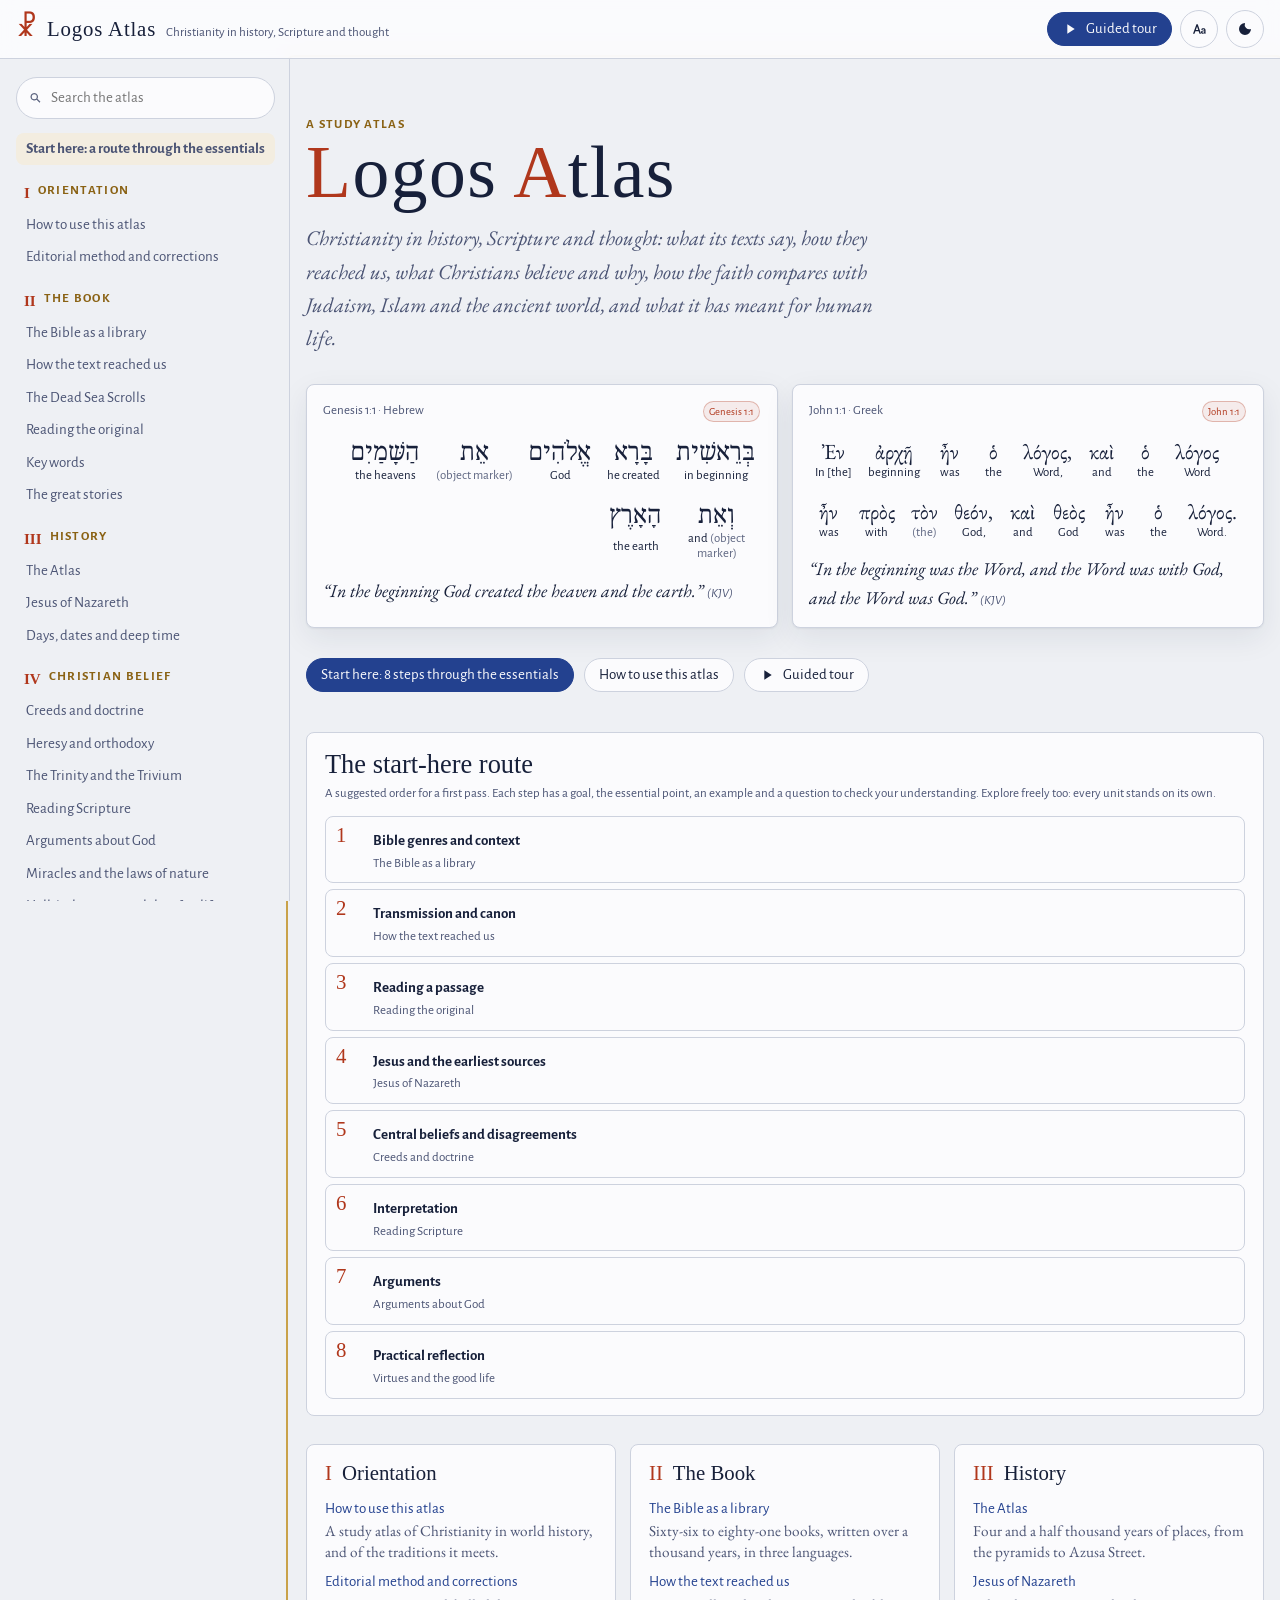
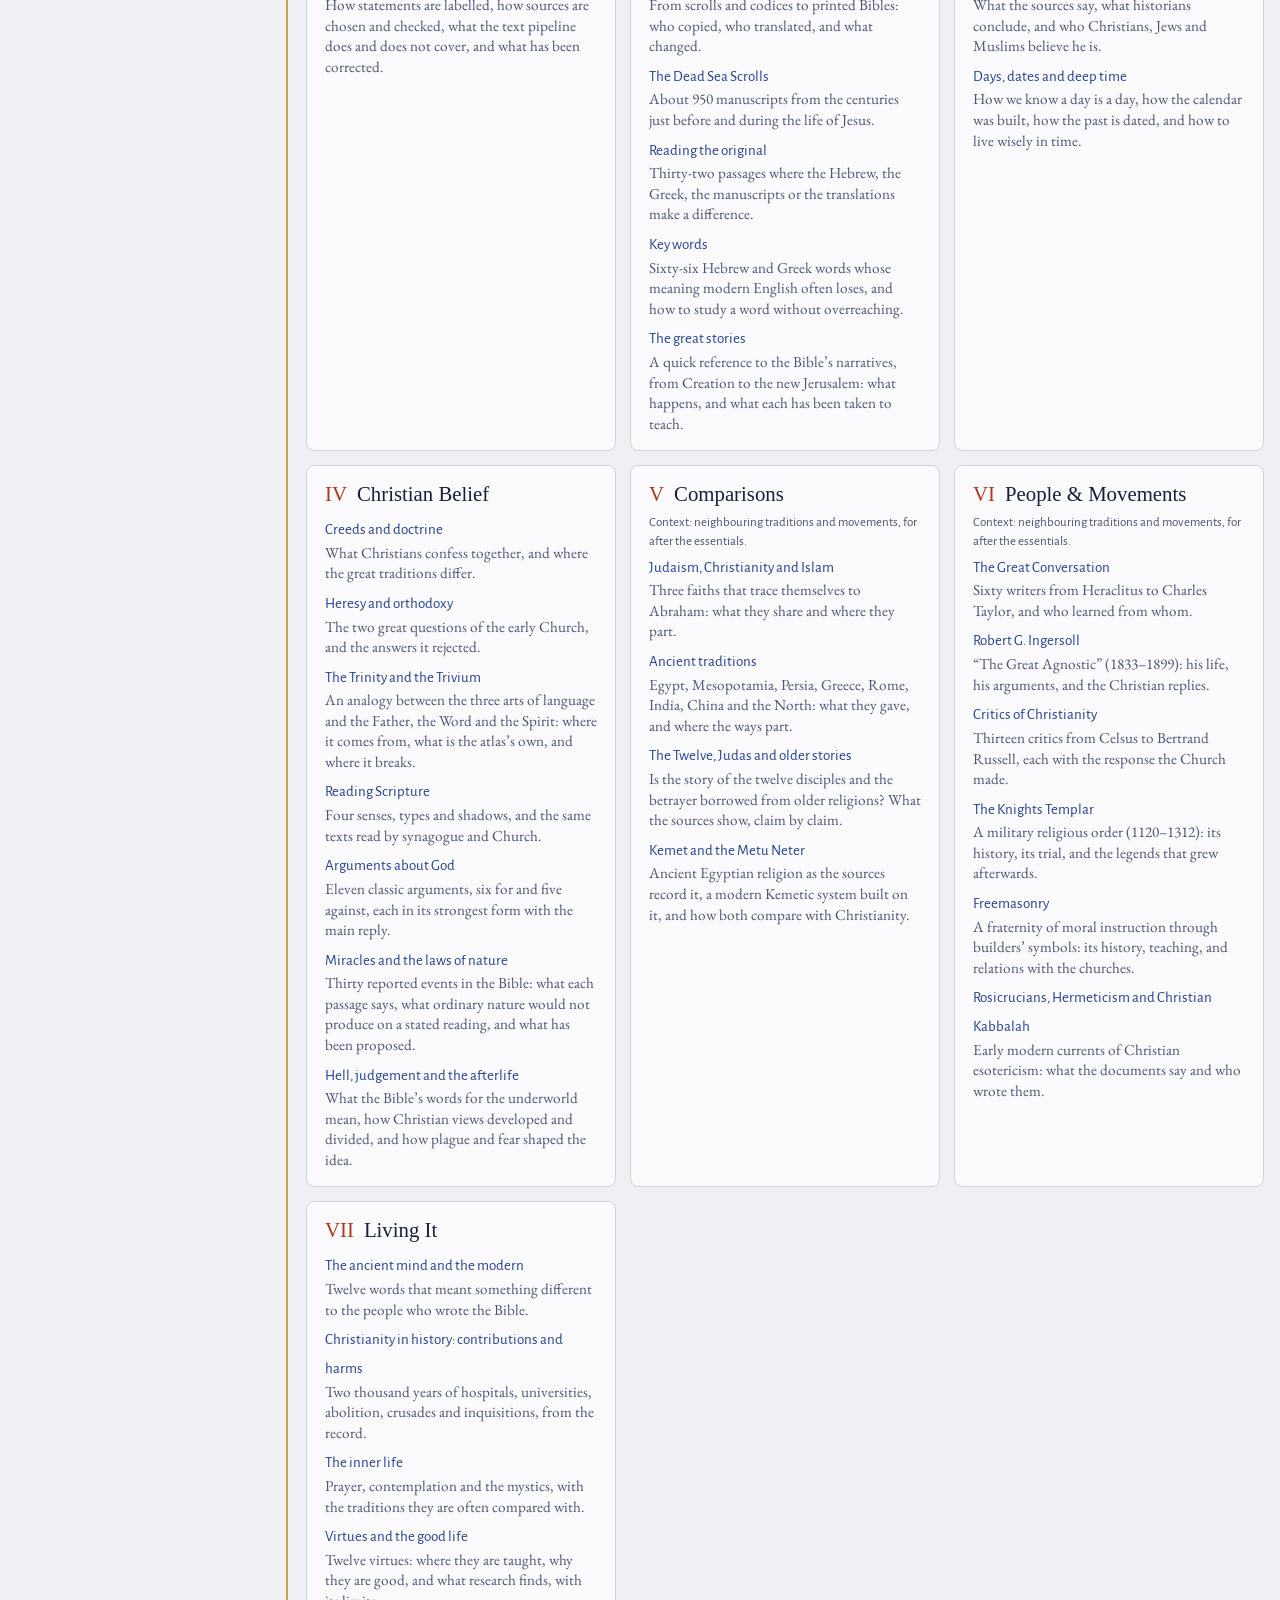
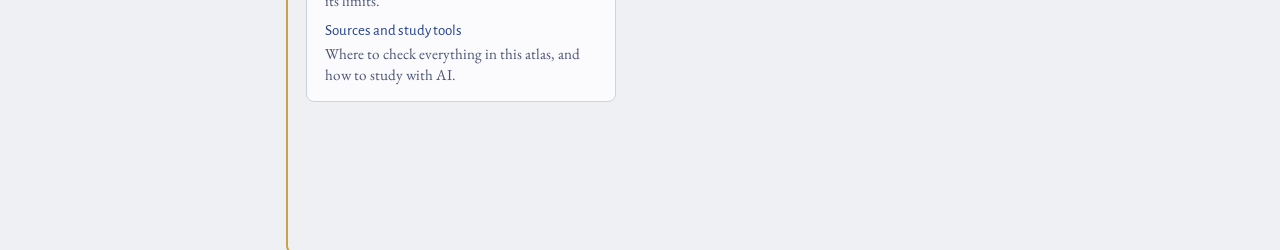
<file: index.html>
<!doctype html>
<html lang="en">
<head>
<meta charset="utf-8">
<meta name="viewport" content="width=device-width, initial-scale=1, viewport-fit=cover">
<title>Logos Atlas</title>
<meta name="claude:viewport-fit-sides" content="cover">
<meta name="description" content="A study atlas of Christianity in history, Scripture and thought: the Bible and how it reached us, the original languages word by word, belief and its arguments, Judaism and Islam compared, the ancient world, and the virtues. Statements are labelled by kind, and consequential claims are linked to sources whose role and checking are stated.">
<link rel="preconnect" href="https://fonts.googleapis.com">
<link rel="preconnect" href="https://fonts.gstatic.com" crossorigin>
<link rel="stylesheet" href="https://fonts.googleapis.com/css2?family=Alegreya+Sans:wght@400;500;700&family=Amiri&family=EB+Garamond:ital,wght@0,400;0,500;0,600;1,400&family=IM+Fell+English:ital@0;1&family=IM+Fell+English+SC&family=Noto+Serif+Hebrew:wght@400;600&display=swap">
<link rel="stylesheet" href="assets/app/app.css">
</head>
<body>
<header class="masthead">
  <div class="masthead-inner">
    <button class="btn icon-btn" id="toc-btn" type="button" aria-label="Contents" aria-expanded="false" aria-controls="rail"><svg viewBox="0 0 24 24" aria-hidden="true"><path d="M4 6h16v2H4zm0 5h16v2H4zm0 5h16v2H4z"/></svg></button>
    <a class="brand" href="#/"><span class="brand-mark" aria-hidden="true">☧</span><span class="brand-name">Logos Atlas</span><span class="brand-sub">Christianity in history, Scripture and thought</span></a>
    <button class="btn btn-primary" type="button" data-tour-start aria-label="Guided tour"><svg viewBox="0 0 24 24" aria-hidden="true"><path d="M8 5v14l11-7z"/></svg><span class="lbl">Guided tour</span></button>
    <button class="btn icon-btn" id="read-btn" type="button" aria-label="Reading settings: text size, spacing, typeface" title="Reading settings" aria-haspopup="dialog"><svg viewBox="0 0 24 24" aria-hidden="true"><path d="M3 19 8.2 5h1.9L15 19h-2.2l-1.3-3.7H6.6L5.2 19H3zm4.3-5.6h3.5L9.1 8.2 7.3 13.4zM17.5 19c-1.4 0-2.5-.9-2.5-2.3 0-1.6 1.3-2.4 3.4-2.5l1.5-.1v-.4c0-.8-.5-1.2-1.4-1.2-.8 0-1.3.3-1.5.9l-1.7-.4c.3-1.3 1.6-2.1 3.3-2.1 2 0 3.2 1 3.2 2.8V19h-1.8v-.9c-.4.6-1.3 1-2.5 1zm.6-1.5c1 0 1.8-.6 1.8-1.5v-.6l-1.3.1c-1.1.1-1.7.4-1.7 1 0 .6.5 1 1.2 1z"/></svg></button>
    <button class="btn icon-btn" id="theme-btn" type="button" aria-label="Switch between light and dark" title="Switch theme"><svg viewBox="0 0 24 24" aria-hidden="true"><path d="M12 3a9 9 0 1 0 9 9 7 7 0 0 1-9-9z"/></svg></button>
  </div>
</header>

<div class="layout">
  <nav class="rail" id="rail" aria-label="Contents">
    <div class="rail-search"><svg viewBox="0 0 24 24" aria-hidden="true"><path d="M10 4a6 6 0 1 0 3.7 10.7l4.8 4.8 1.4-1.4-4.8-4.8A6 6 0 0 0 10 4zm0 2a4 4 0 1 1 0 8 4 4 0 0 1 0-8z"/></svg><input id="search" type="search" placeholder="Search the atlas" aria-label="Search the atlas" autocomplete="off"></div>
    <div class="search-results" id="search-results" hidden></div>
    <div class="toc" id="toc"></div>
    <div class="rail-foot">
      <span>✓ marks units you have opened in this browser. It is stored only on this device, is not synced to any account, and does not measure understanding. <button type="button" class="linkbtn" id="seen-clear">Clear marks</button></span>
      <span>Compiled by Claude (Anthropic) as study material, without review by a named human expert. <a href="#/method">How claims are checked</a>.</span>
      <span>Hebrew and Greek data: STEP Bible, Tyndale House, CC BY 4.0.</span>
    </div>
  </nav>
  <div class="scrim" id="scrim" hidden></div>
  <main id="main" tabindex="-1"></main>
</div>

<dialog id="bible-dlg" aria-labelledby="bd-title">
  <div class="dlg">
    <div class="dlg-head"><h2 id="bd-title">Passage</h2>
      <button type="button" class="btn icon-btn" id="bd-speak" aria-label="Read aloud (select again to stop)" title="Read aloud with your browser’s voice; select again to stop" aria-pressed="false"><svg viewBox="0 0 24 24" aria-hidden="true"><path d="M4 9v6h4l5 4V5L8 9H4zm11.5 3a4.5 4.5 0 0 0-2.5-4v8a4.5 4.5 0 0 0 2.5-4z"/></svg></button>
      <button type="button" class="btn icon-btn dlg-close" aria-label="Close">✕</button></div>
    <div class="dlg-tabs" id="bd-tabs" role="tablist"></div>
    <div class="dlg-body" id="bd-body"></div>
  </div>
</dialog>
<dialog id="src-dlg" aria-labelledby="sd-title">
  <div class="dlg">
    <div class="dlg-head"><h2 id="sd-title">Source</h2><button type="button" class="btn icon-btn dlg-close" aria-label="Close">✕</button></div>
    <div></div>
    <div class="dlg-body" id="sd-body"></div>
  </div>
</dialog>
<dialog id="read-dlg" aria-labelledby="rd-title">
  <div class="dlg dlg-small">
    <div class="dlg-head"><h2 id="rd-title">Reading settings</h2><button type="button" class="btn icon-btn dlg-close" aria-label="Close">✕</button></div>
    <div></div>
    <div class="dlg-body" id="rd-body"></div>
  </div>
</dialog>
<dialog id="quran-dlg" aria-labelledby="qd-title">
  <div class="dlg">
    <div class="dlg-head"><h2 id="qd-title">Qur’an</h2><button type="button" class="btn icon-btn dlg-close" aria-label="Close">✕</button></div>
    <div></div>
    <div class="dlg-body" id="qd-body"></div>
  </div>
</dialog>

<div class="tourbar" id="tourbar" hidden role="region" aria-label="Guided tour">
  <div class="row"><span class="step" id="tb-step"></span>
    <select id="tb-rate" aria-label="Speaking speed"><option value="0.85">Slower</option><option value="1">Normal</option><option value="1.15">Faster</option></select>
    <button type="button" id="tb-prev" aria-label="Previous step"><svg viewBox="0 0 24 24" aria-hidden="true"><path d="M15.4 7.4 14 6l-6 6 6 6 1.4-1.4L10.8 12z"/></svg></button>
    <button type="button" id="tb-play" aria-label="Pause"></button>
    <button type="button" id="tb-next" aria-label="Next step"><svg viewBox="0 0 24 24" aria-hidden="true"><path d="M8.6 16.6 10 18l6-6-6-6-1.4 1.4 4.6 4.6z"/></svg></button>
    <button type="button" id="tb-close" aria-label="End tour">✕</button></div>
  <p class="say" id="tb-say" aria-live="polite"></p>
  <p class="step" id="tb-note"></p>
</div>

<script src="assets/data/links.js"></script>
<script src="assets/data/sources.js"></script>
<script src="assets/data/corrections.js"></script>
<script src="assets/data/geo.js"></script>
<script src="assets/data/texts.js"></script>
<script src="assets/data/books.js"></script>
<script src="assets/data/canon.js"></script>
<script src="assets/data/lab.js"></script>
<script src="assets/data/words.js"></script>
<script src="assets/data/places.js"></script>
<script src="assets/data/time-data.js"></script>
<script src="assets/data/compare-data.js"></script>
<script src="assets/data/triune-data.js"></script>
<script src="assets/data/traditions-data.js"></script>
<script src="assets/data/people-data.js"></script>
<script src="assets/data/life-data.js"></script>
<script src="assets/data/stories-data.js"></script>
<script src="assets/data/miracles-data.js"></script>
<script src="assets/data/units-book.js"></script>
<script src="assets/data/units-method.js"></script>
<script src="assets/data/units-life.js"></script>
<script src="assets/data/units-history.js"></script>
<script src="assets/data/units-belief.js"></script>
<script src="assets/data/units-compare.js"></script>
<script src="assets/data/units-people.js"></script>
<script src="assets/data/units-more.js"></script>
<script src="assets/app/core.js"></script>
<script src="assets/app/w-book.js"></script>
<script src="assets/app/w-history.js"></script>
<script src="assets/app/w-belief.js"></script>
<script src="assets/app/w-life.js"></script>
<script src="assets/app/w-more.js"></script>
<script src="assets/app/tour.js"></script>
<script>A.start();</script>
</body>
</html>
</file>
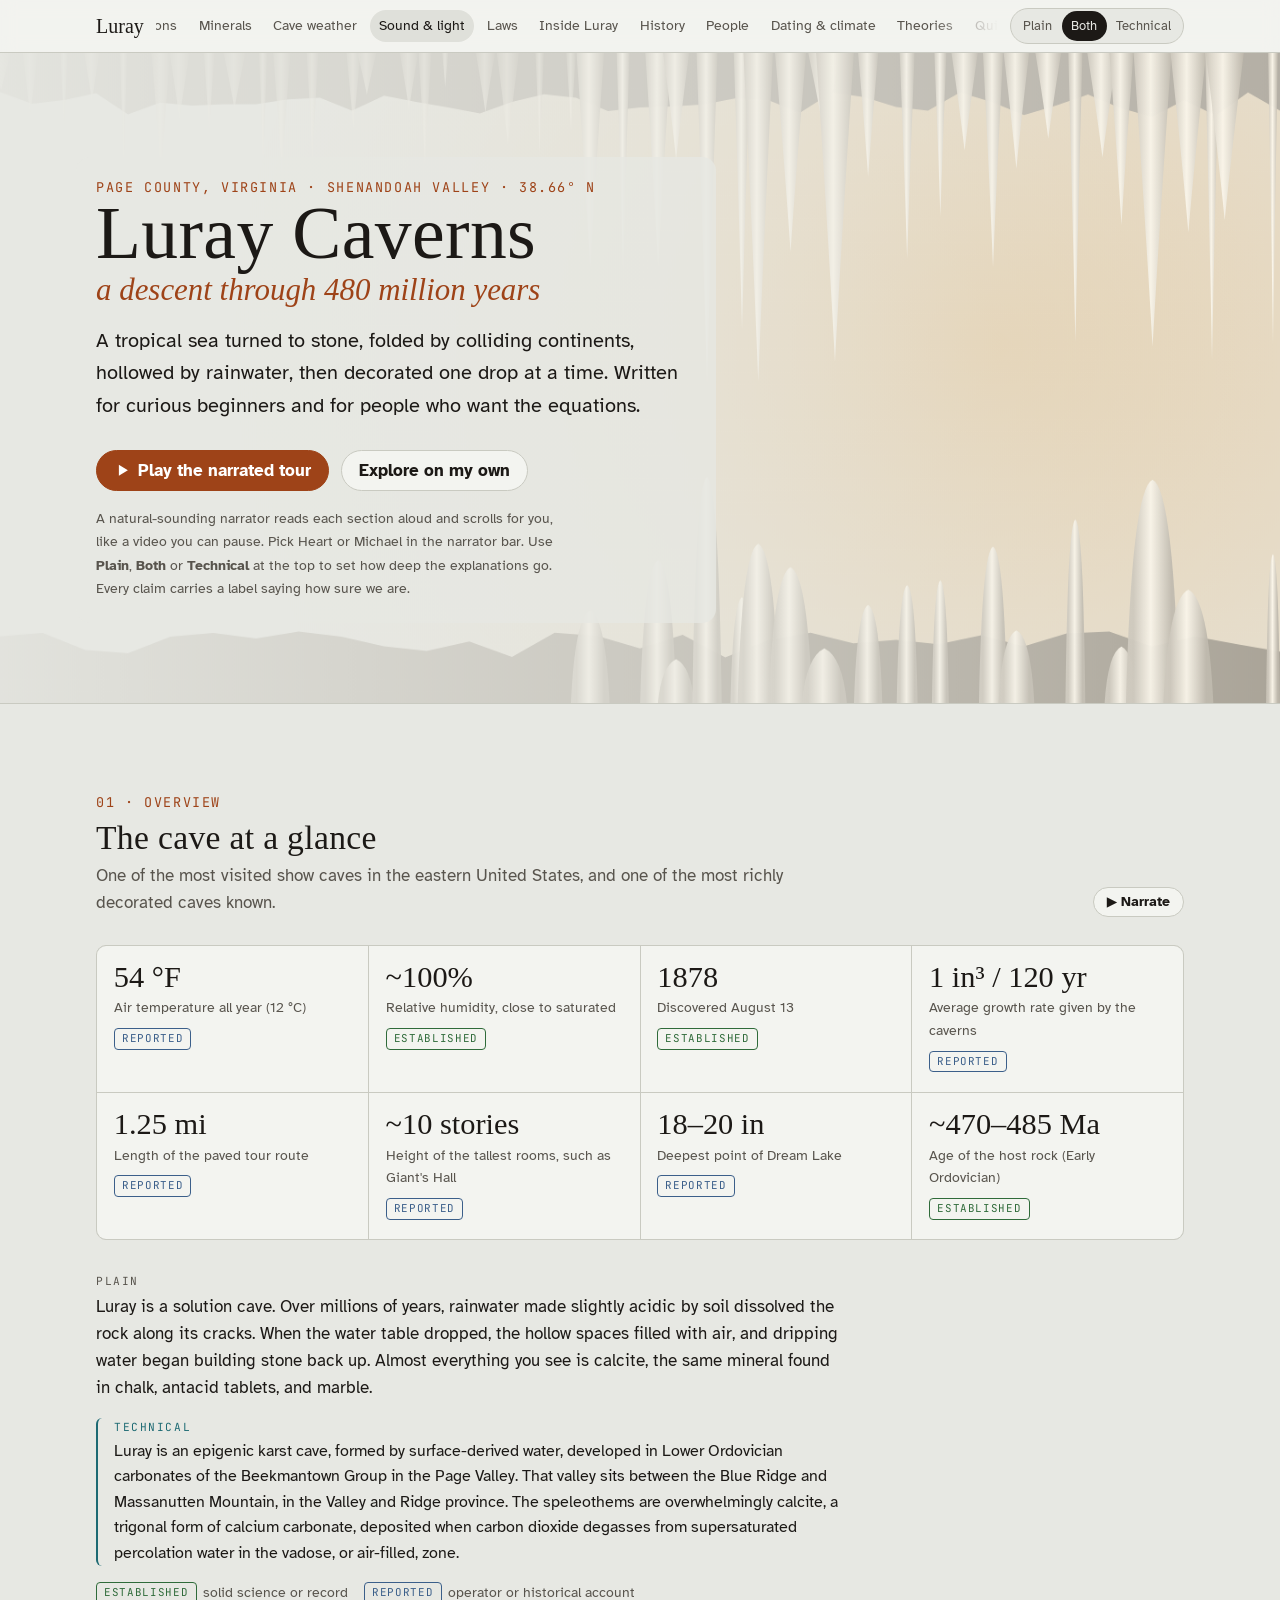
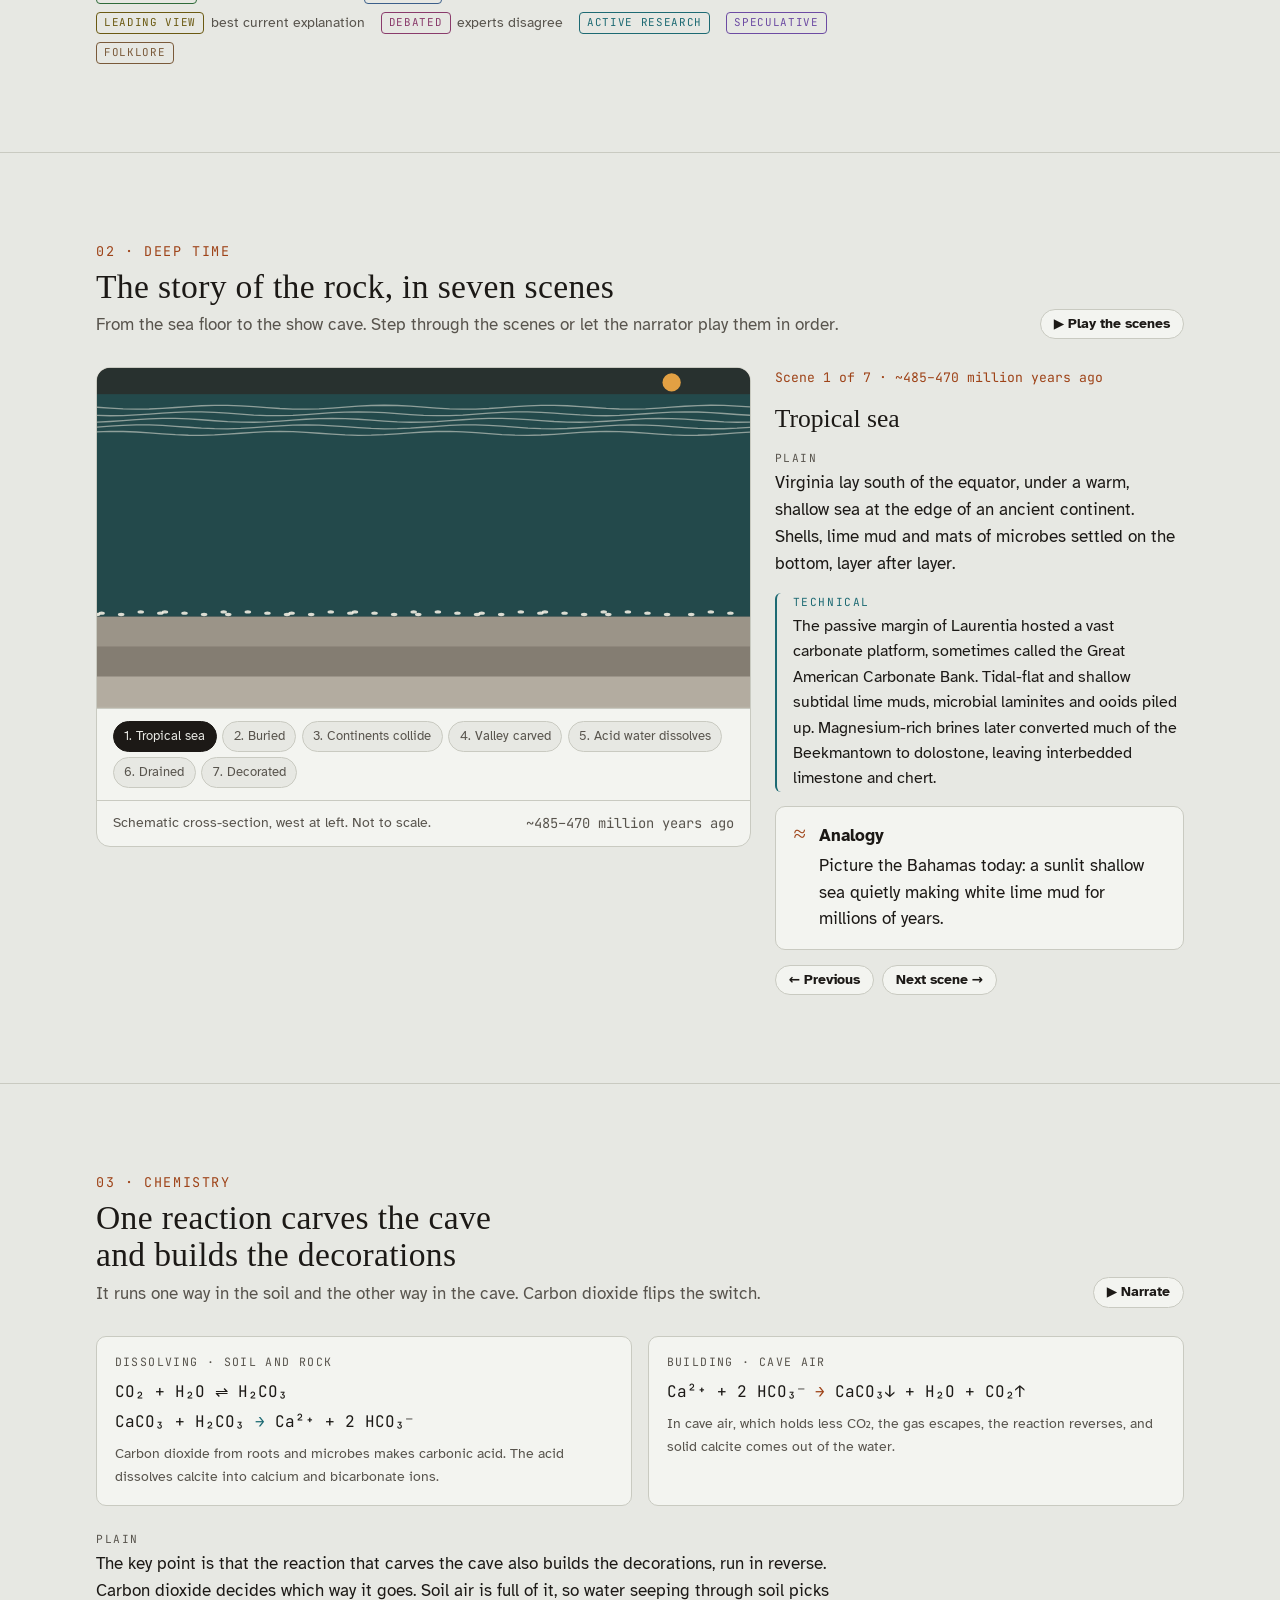
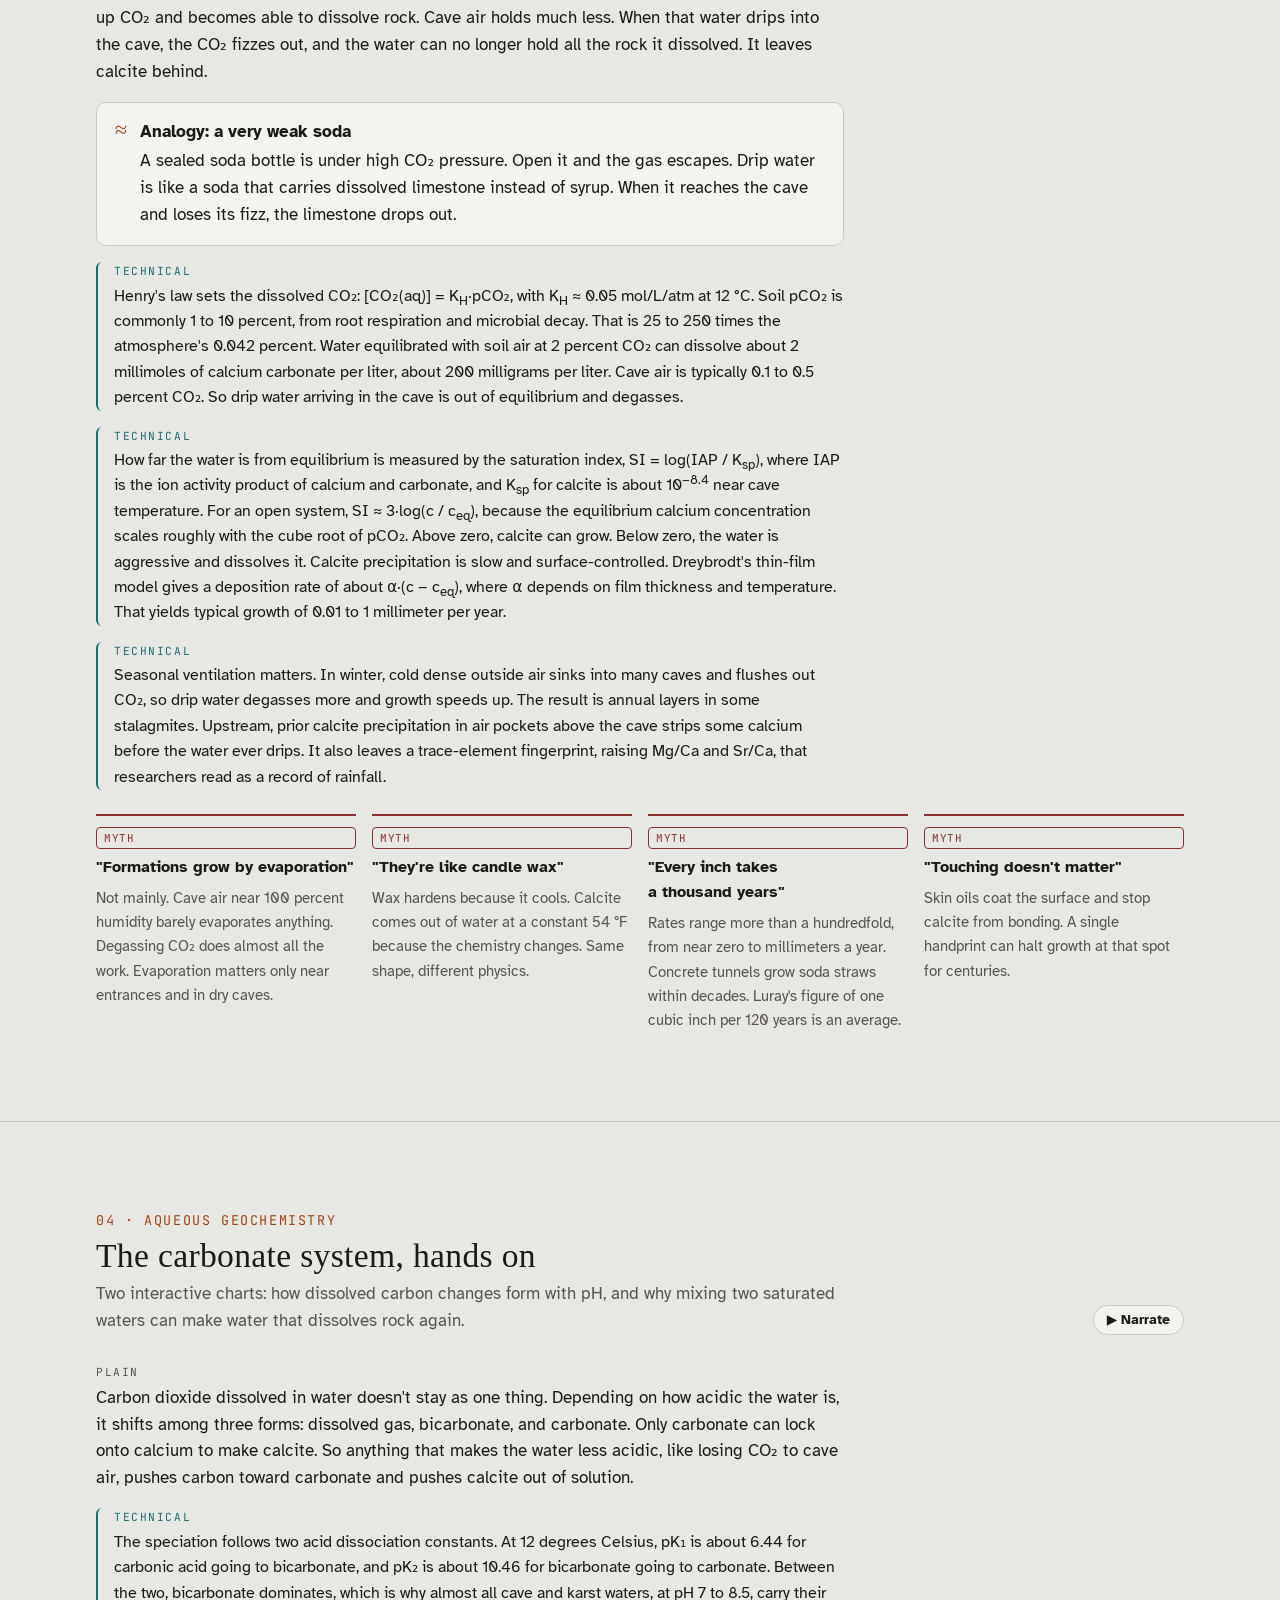
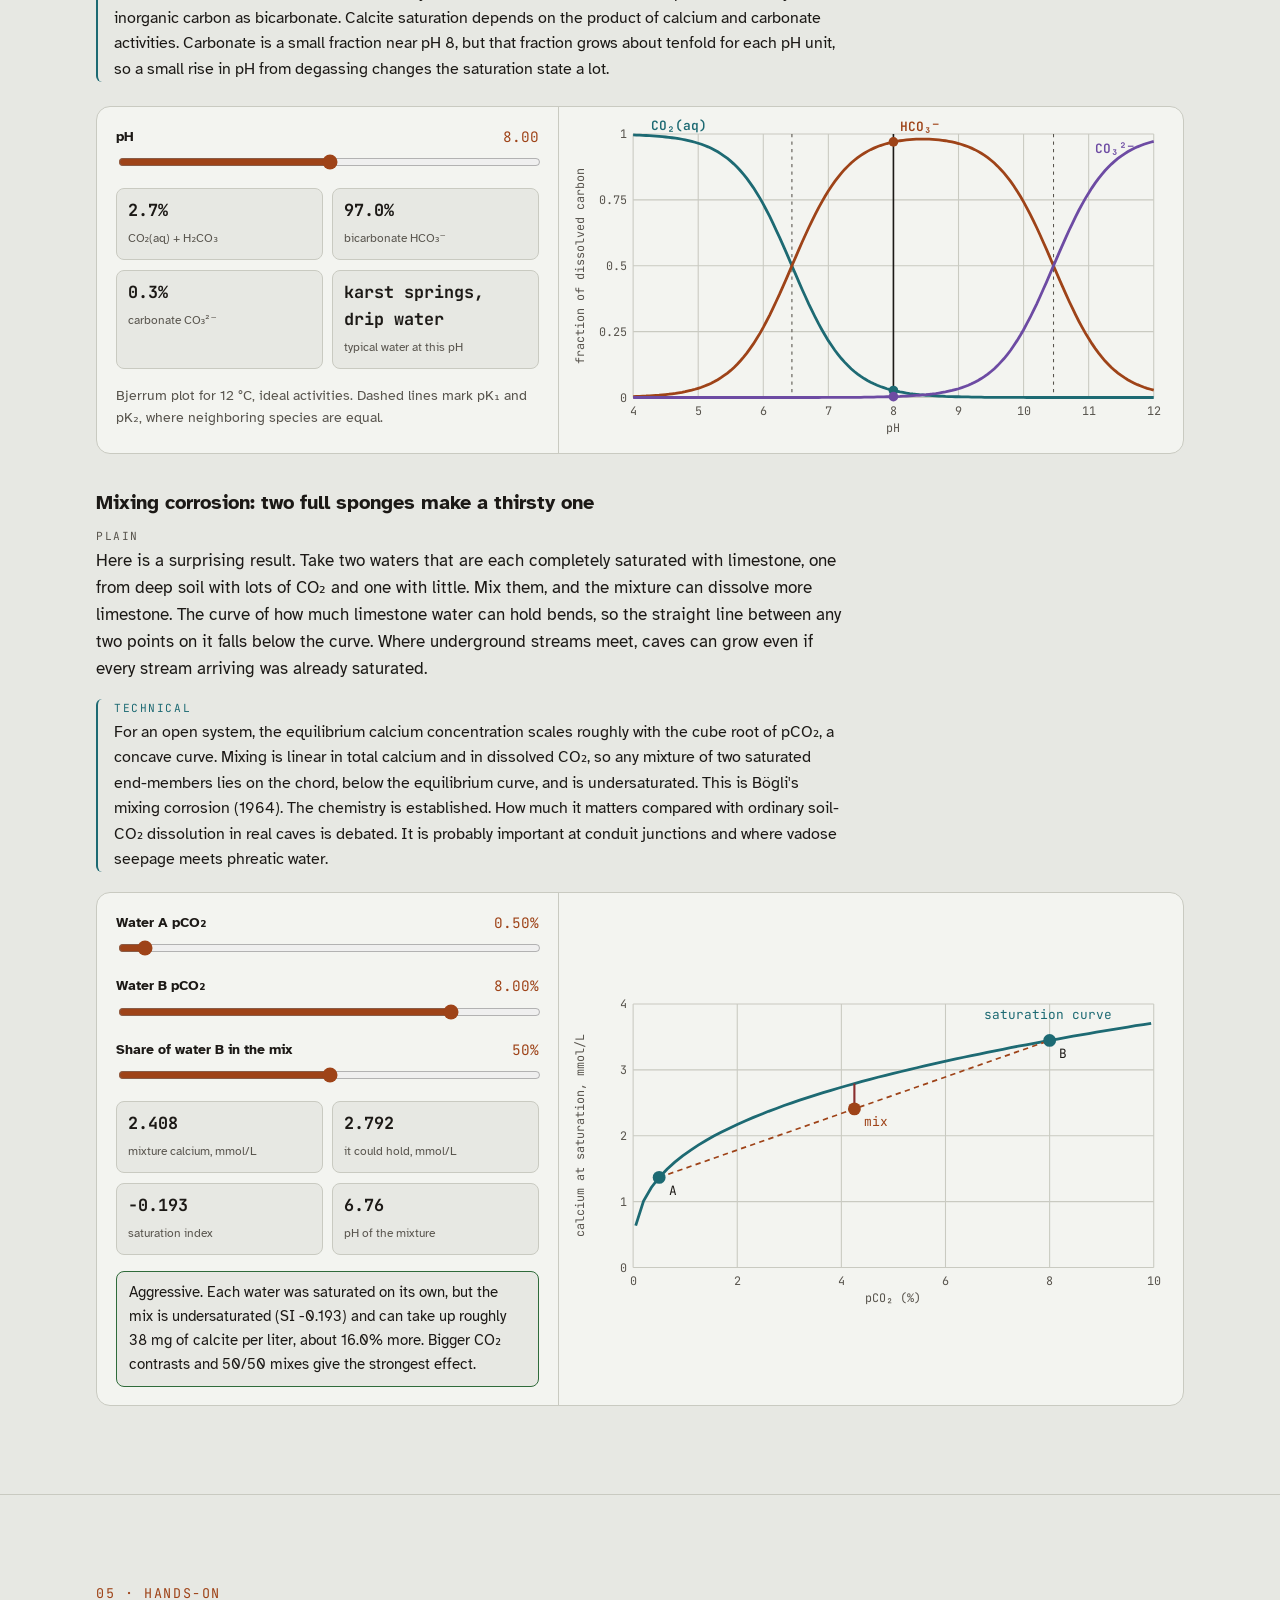
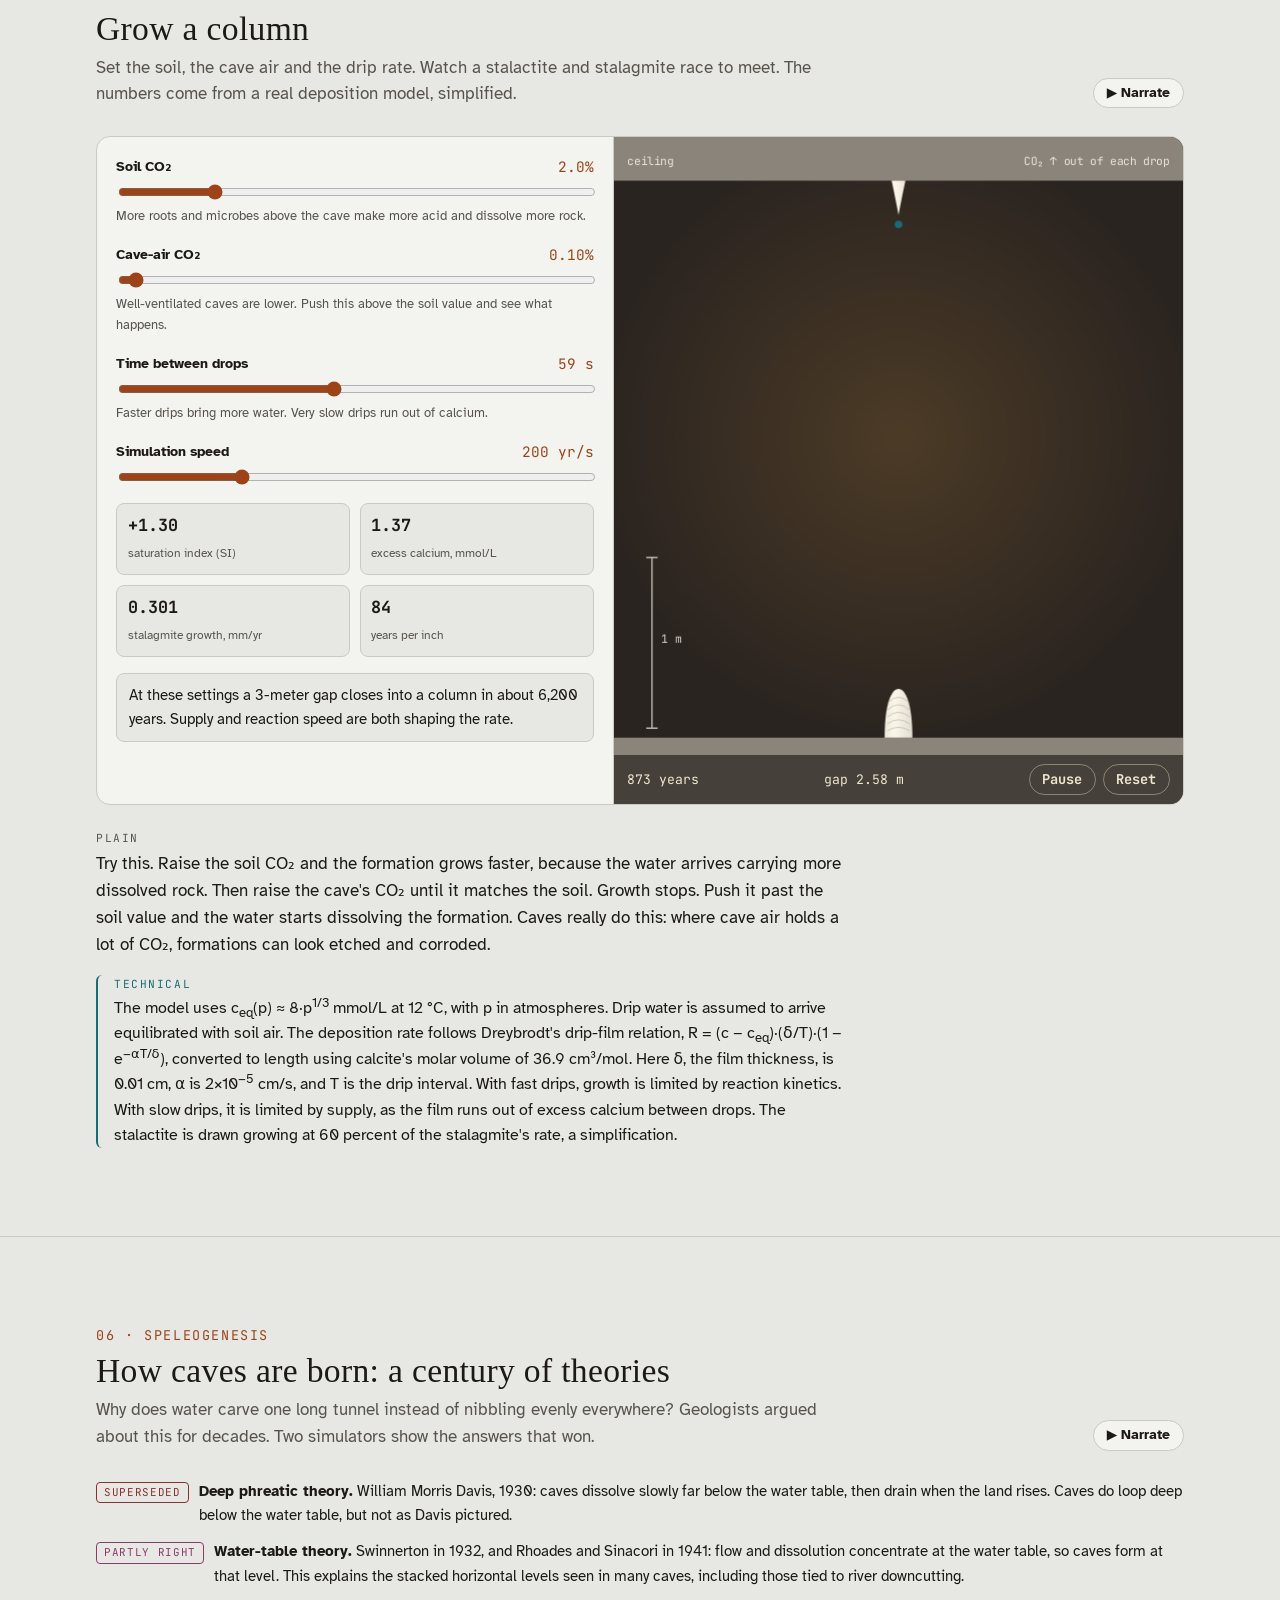
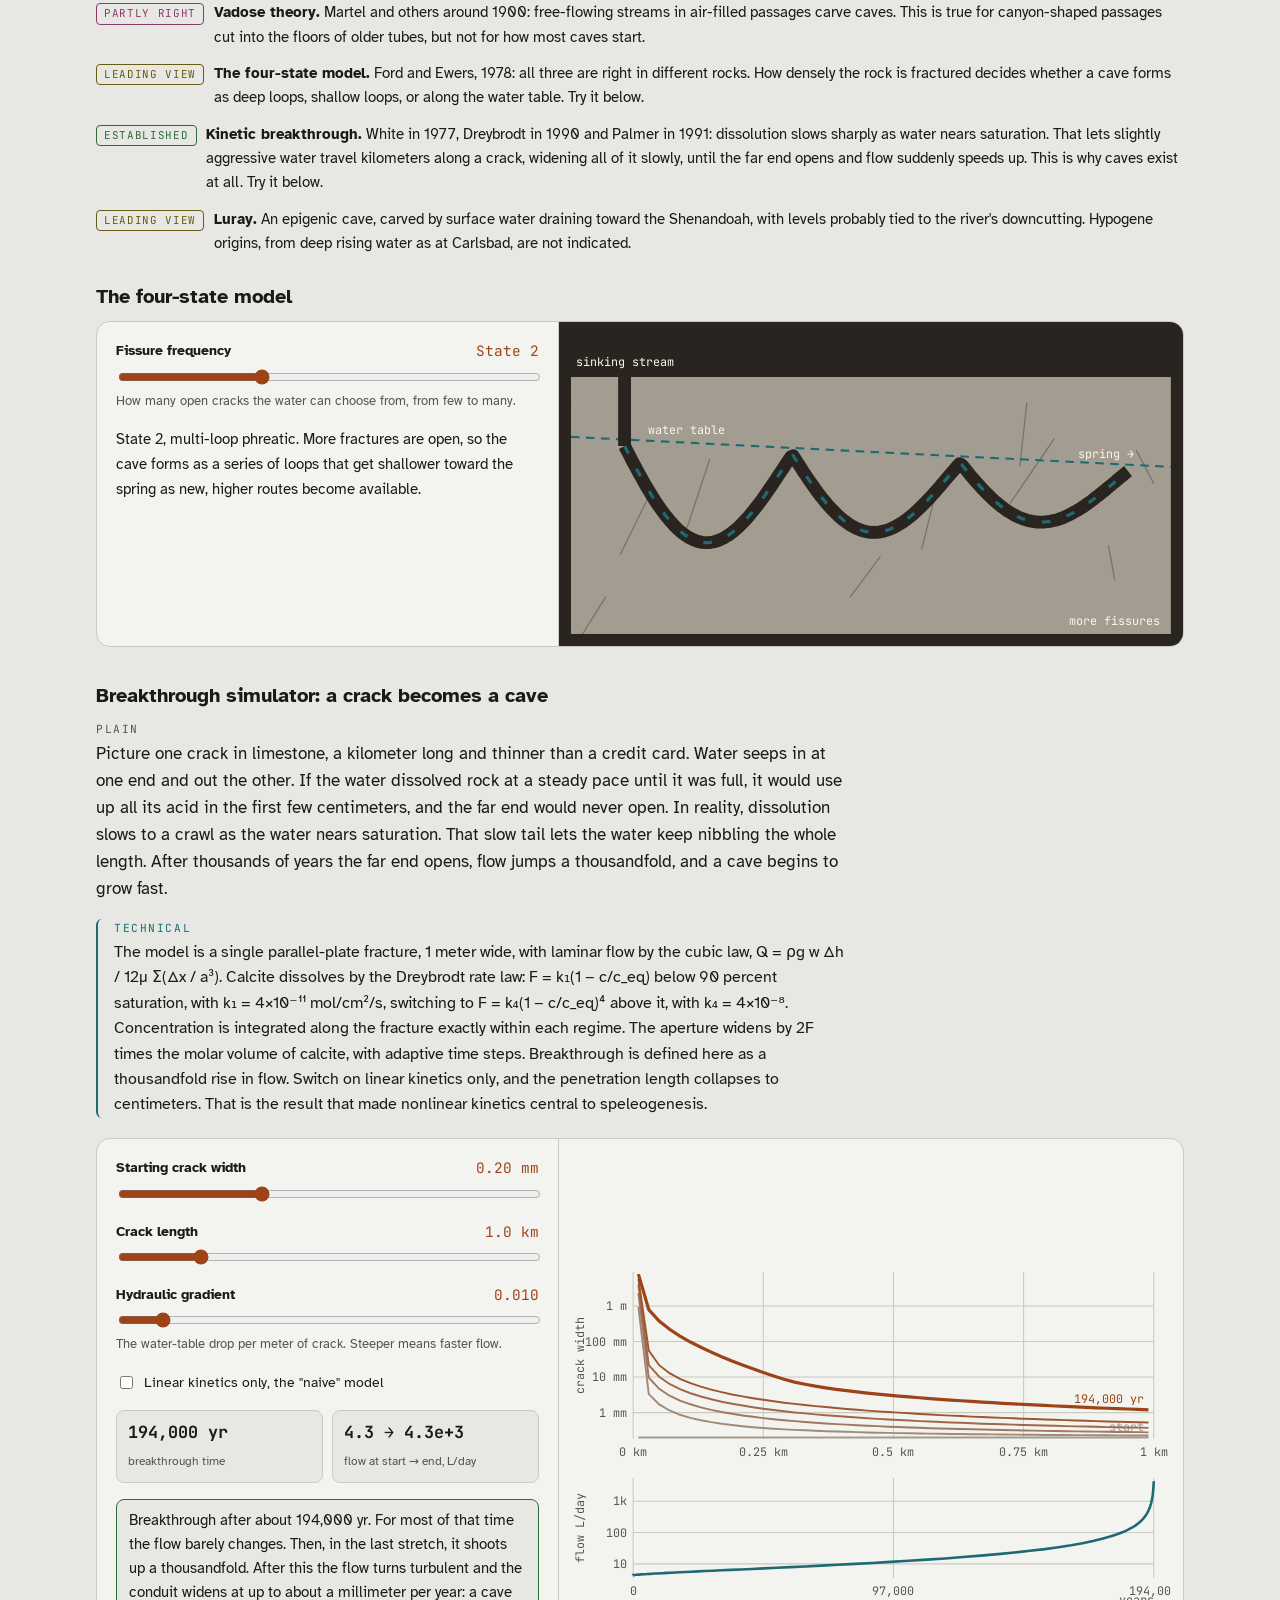
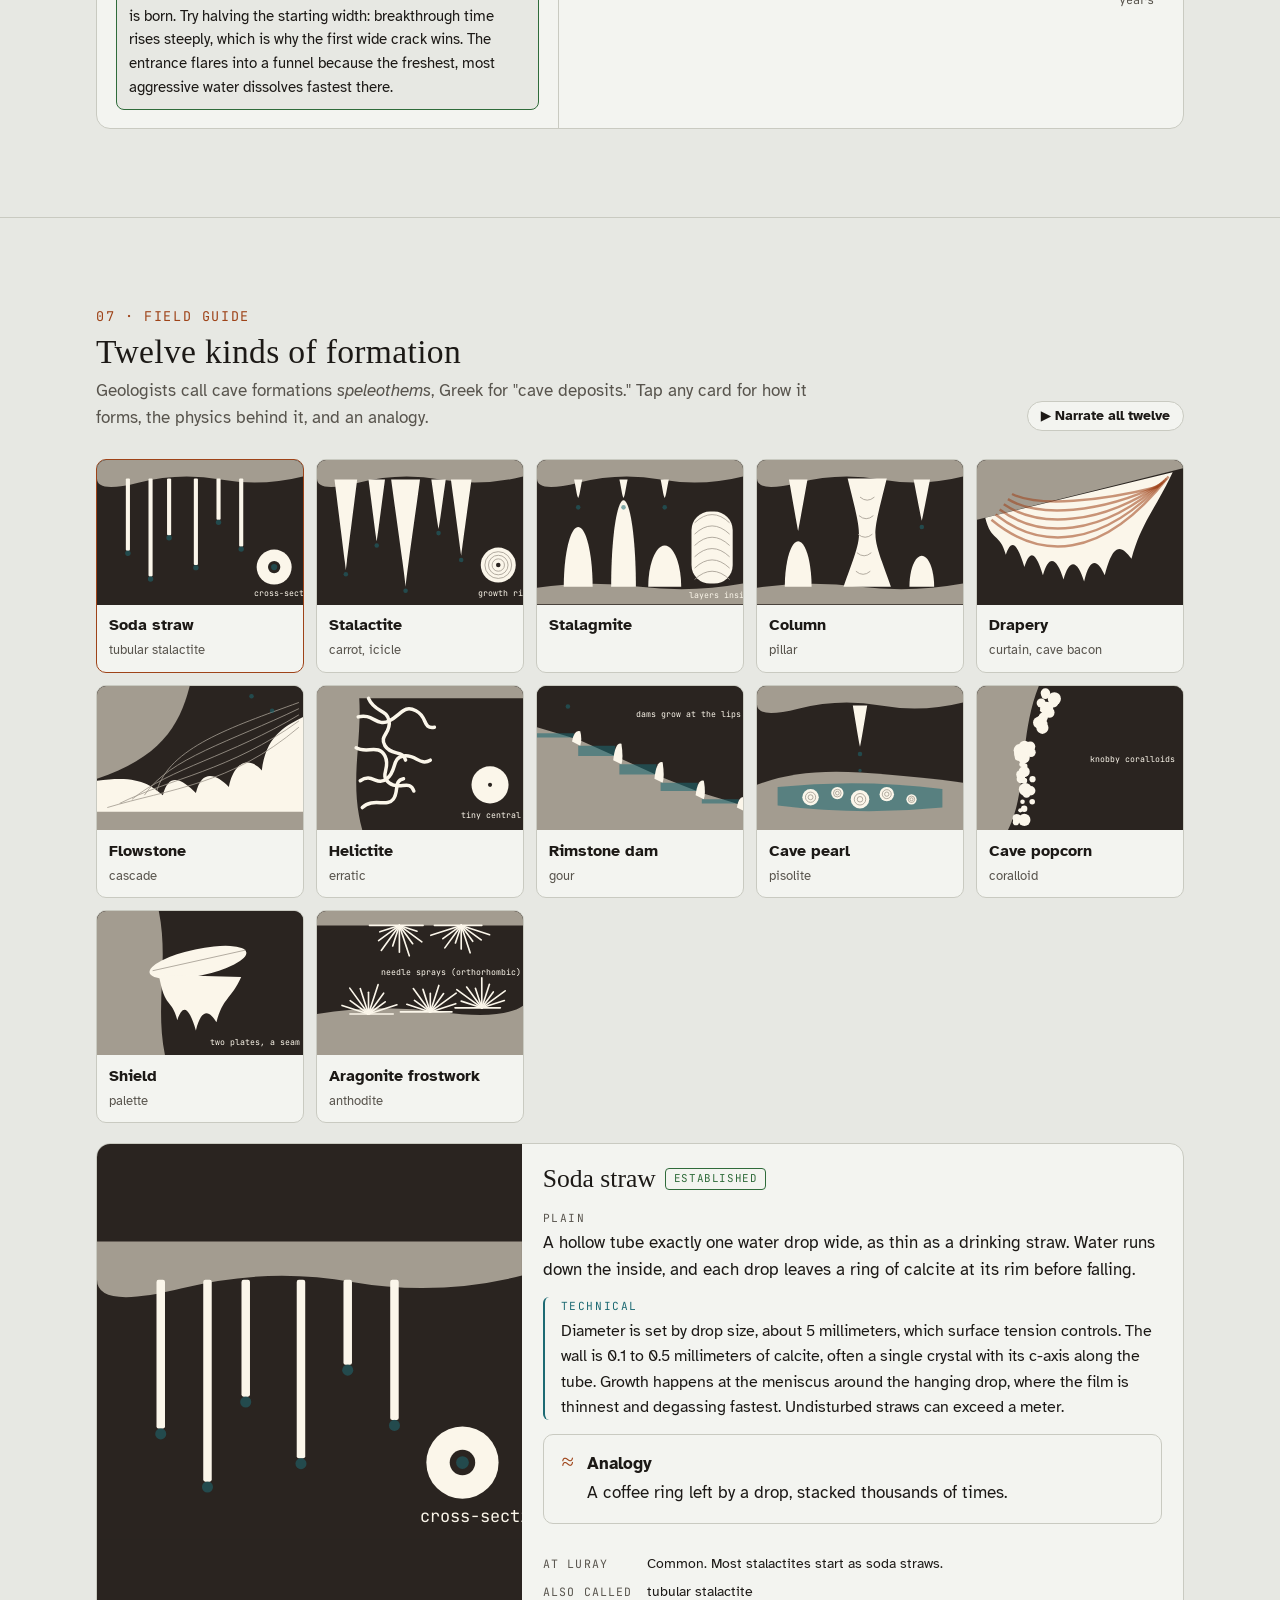
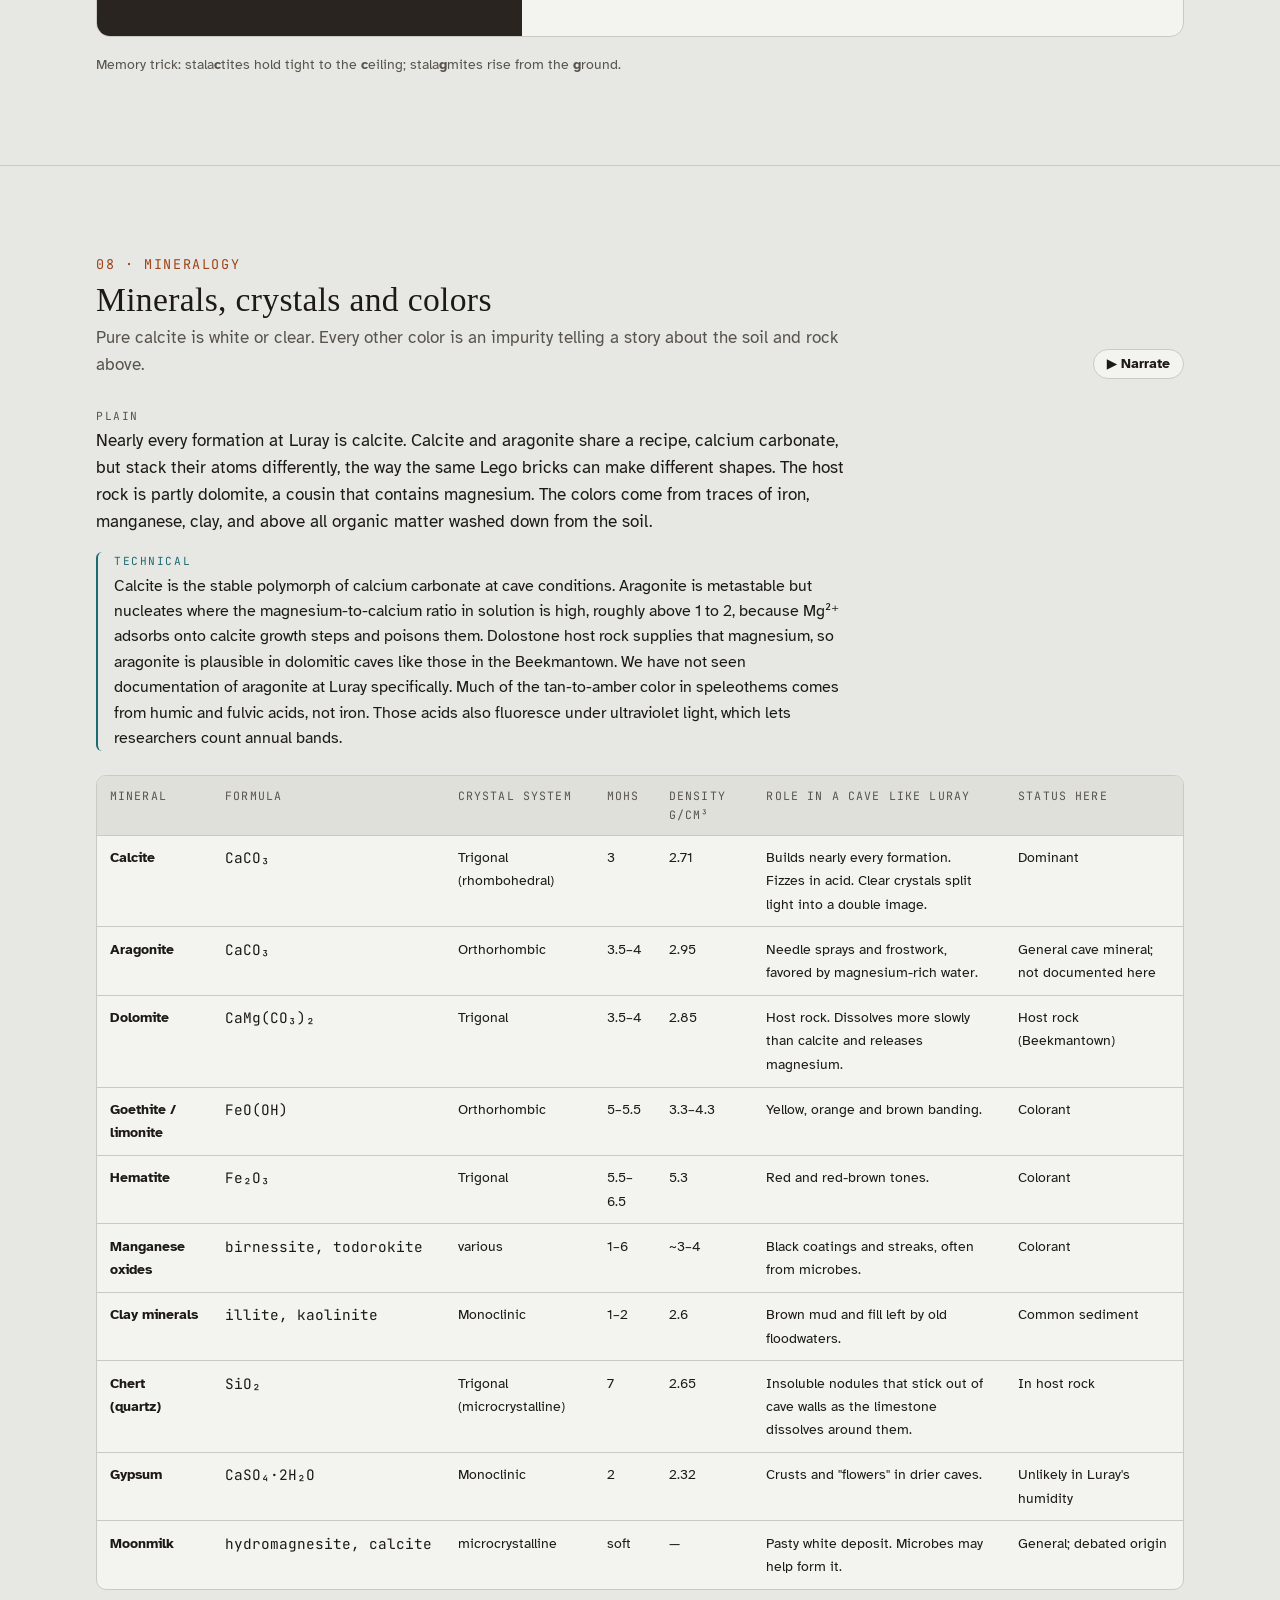
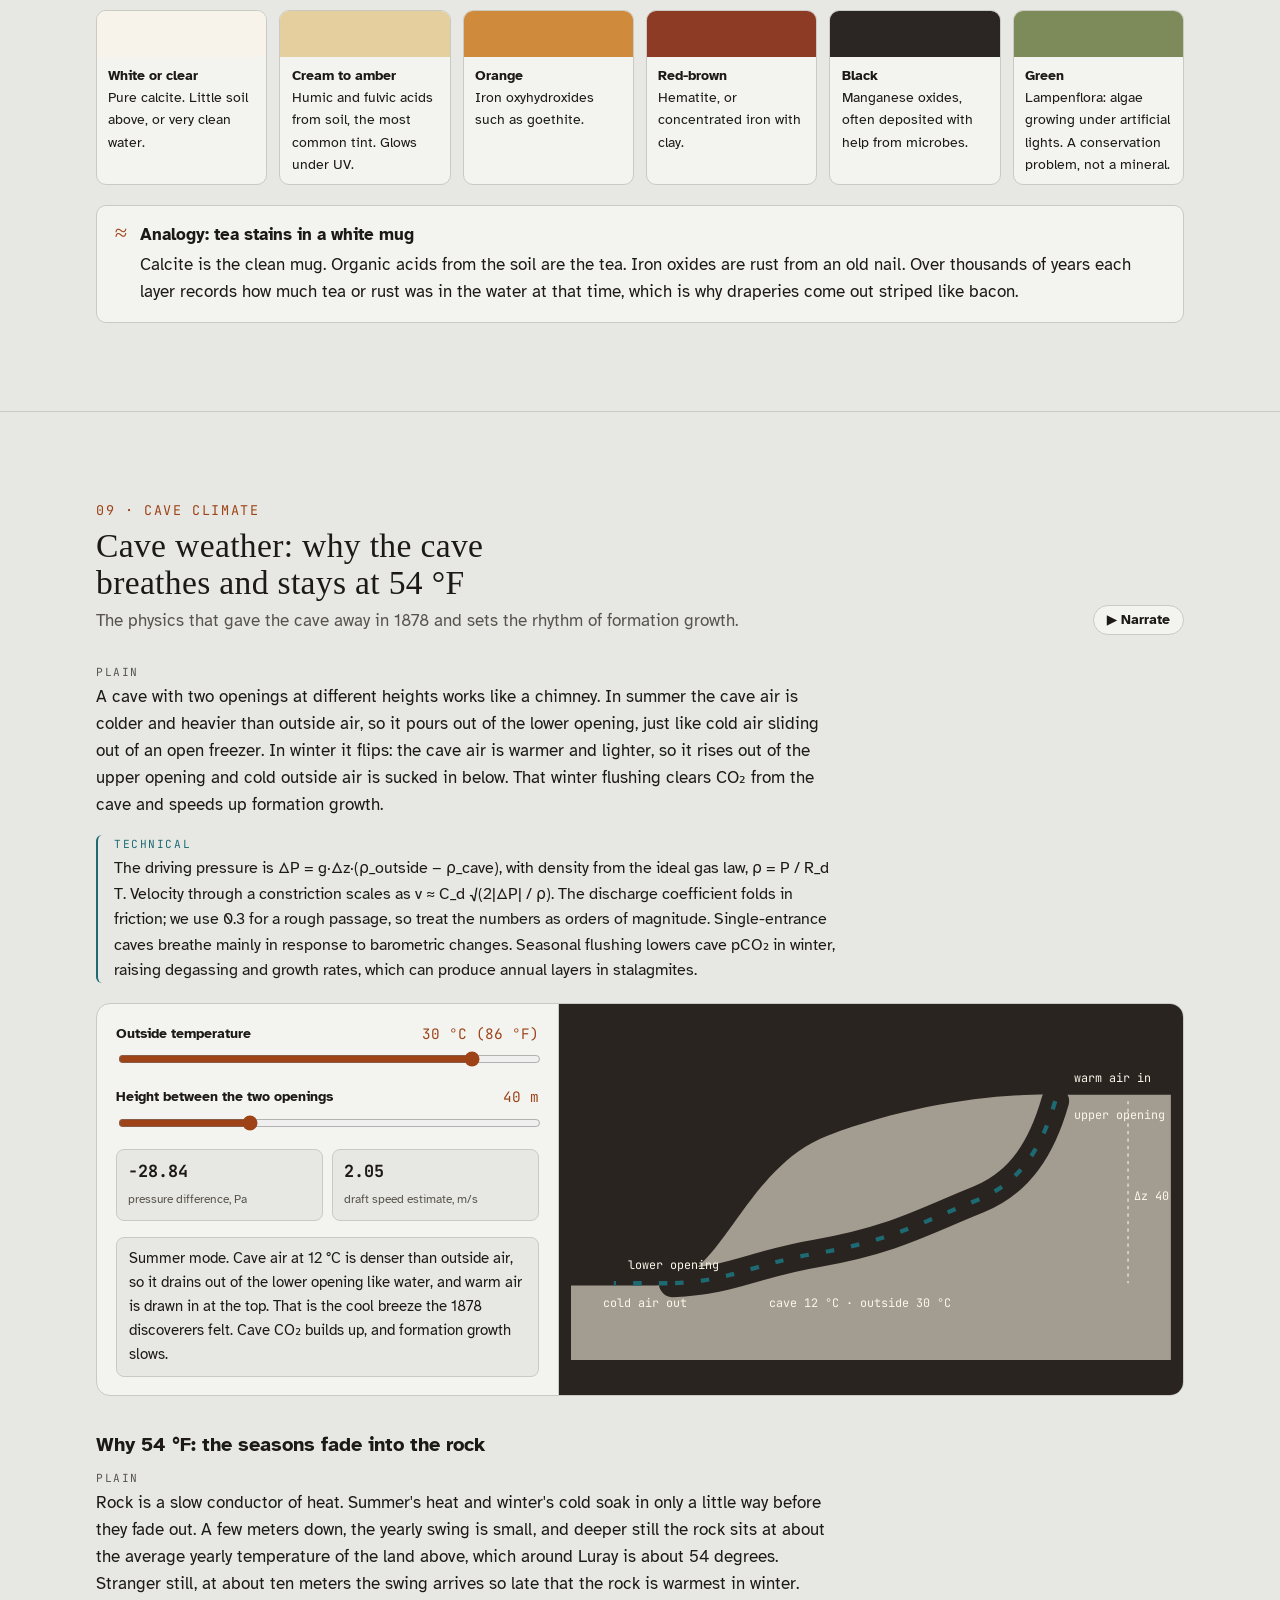
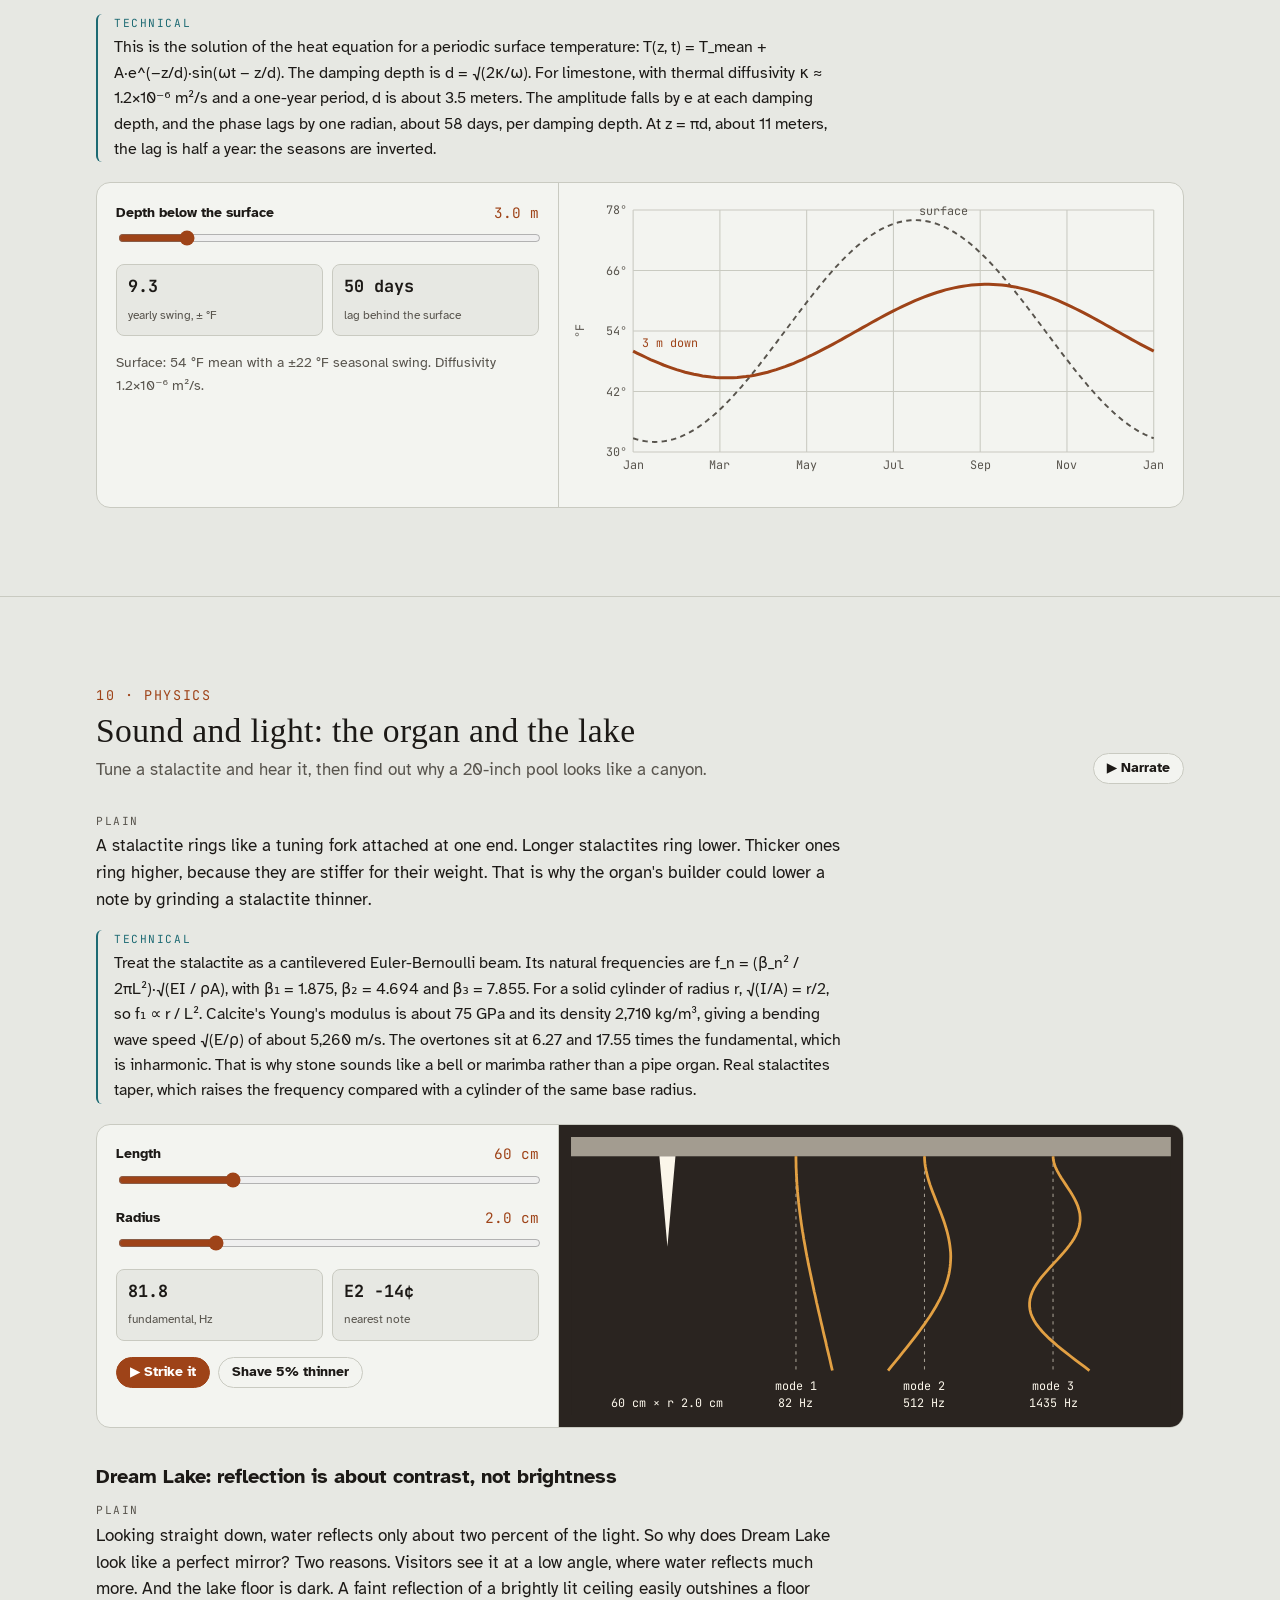
<file: luray/index.html>
<!doctype html><html lang="en"><head><meta charset="utf-8"><meta name="viewport" content="width=device-width, initial-scale=1, viewport-fit=cover"><style>:root{padding-top:env(safe-area-inset-top,0px);padding-bottom:env(safe-area-inset-bottom,0px)}img{max-width:100%}[hidden]{display:none!important}</style>
<title>Luray Caverns Explorer</title>
<meta name="claude:viewport-fit-sides" content="cover">
<meta name="description" content="An interactive, narrated explorer of Luray Caverns: geology, chemistry, formations, minerals, history, anthropology and open questions.">
<link rel="preconnect" href="https://fonts.googleapis.com">
<link rel="preconnect" href="https://fonts.gstatic.com" crossorigin>
<link rel="stylesheet" href="https://fonts.googleapis.com/css2?family=IM+Fell+English+SC&family=IM+Fell+English:ital@0;1&family=Atkinson+Hyperlegible:ital,wght@0,400;0,700;1,400&family=JetBrains+Mono:wght@400;600&display=swap">
<style>
/* Layout: a descent. One reading column with wide "plates" (illustrations, labs) that break out of it; a sticky survey bar on top, a narrator dock at the bottom. */
:root{
  --bg:#e7e8e3; --surface:#f3f4f0; --surface-2:#dfe0da; --ink:#1c1916; --muted:#58544d; --line:#c9cac1;
  --accent:#9e4318; --accent-ink:#ffffff; --water:#1d6a73; --calcite:#fbf6ea; --rock:#a39c90; --rock-2:#7a7368; --air:#2a2420; --glow:#e2a043;
  --b-est:#2f6b3a; --b-rep:#3b5f8a; --b-lead:#6b5a12; --b-deb:#8a3b6b; --b-spec:#6d4ba3; --b-folk:#7a5a3a; --b-no:#8a2f2f; --b-res:#1d6a73;
  --f-display:"IM Fell English SC","IM Fell English",Georgia,"Times New Roman",serif;
  --f-accent:"IM Fell English",Georgia,serif;
  --f-body:"Atkinson Hyperlegible",system-ui,-apple-system,"Segoe UI",Roboto,sans-serif;
  --f-mono:"JetBrains Mono",ui-monospace,SFMono-Regular,Menlo,Consolas,monospace;
  --step--1:.84rem; --step0:1.04rem; --step1:1.25rem; --step2:1.6rem; --step3:2.1rem; --step4:clamp(2.6rem,7vw,4.6rem);
  --r:10px; --col:68ch; --wide:1120px;
}
@media (prefers-color-scheme: dark){:root:not([data-theme="light"]){
  --bg:#121011; --surface:#1c1918; --surface-2:#252120; --ink:#ede6d9; --muted:#a8a092; --line:#36302c;
  --accent:#e58a4c; --accent-ink:#1a120d; --water:#62b9bf; --calcite:#efe5cf; --rock:#4d453e; --rock-2:#2e2824; --air:#0b0a09; --glow:#f3b866;
  --b-est:#7cc48a; --b-rep:#8db3e2; --b-lead:#d9c463; --b-deb:#e08cc0; --b-spec:#b79cf0; --b-folk:#d1a87c; --b-no:#ef8a8a; --b-res:#62b9bf;
  color-scheme:dark}}
:root[data-theme="dark"]{
  --bg:#121011; --surface:#1c1918; --surface-2:#252120; --ink:#ede6d9; --muted:#a8a092; --line:#36302c;
  --accent:#e58a4c; --accent-ink:#1a120d; --water:#62b9bf; --calcite:#efe5cf; --rock:#4d453e; --rock-2:#2e2824; --air:#0b0a09; --glow:#f3b866;
  --b-est:#7cc48a; --b-rep:#8db3e2; --b-lead:#d9c463; --b-deb:#e08cc0; --b-spec:#b79cf0; --b-folk:#d1a87c; --b-no:#ef8a8a; --b-res:#62b9bf;
  color-scheme:dark}
*{box-sizing:border-box}
html{scroll-behavior:smooth;scroll-padding-top:calc(76px + env(safe-area-inset-top,0px))}
@media (prefers-reduced-motion: reduce){html{scroll-behavior:auto}*{animation:none!important;transition:none!important}}
body{background:var(--bg);color:var(--ink);font-family:var(--f-body);font-size:var(--step0);line-height:1.62;margin:0;padding-bottom:120px}
body::before{content:"";position:fixed;inset:0 0 auto;height:env(safe-area-inset-top,0px);z-index:60;background:var(--surface)}
a{color:var(--accent);text-underline-offset:3px}
:focus-visible{outline:3px solid var(--glow);outline-offset:2px;border-radius:4px}
h1,h2,h3,h4{text-wrap:balance;margin:0;font-weight:400}
h2{font-family:var(--f-display);font-size:var(--step3);line-height:1.1;letter-spacing:.01em}
h3{font-family:var(--f-body);font-weight:700;font-size:var(--step1);line-height:1.25}
h4{font-family:var(--f-body);font-weight:700;font-size:var(--step0)}
p{margin:0}
sub,sup{line-height:0}
.wrap{max-width:var(--wide);margin-inline:auto;padding-left:max(16px,env(safe-area-inset-left,0px));padding-right:max(16px,env(safe-area-inset-right,0px))}
.col{max-width:var(--col)}
.stack{display:flex;flex-direction:column;gap:1rem}
.eyebrow{font-family:var(--f-mono);font-size:var(--step--1);letter-spacing:.12em;text-transform:uppercase;color:var(--accent)}
.muted{color:var(--muted)}
.mono{font-family:var(--f-mono)}

/* ---------- top survey bar ---------- */
.bar{position:sticky;top:env(safe-area-inset-top,0px);z-index:50;background:color-mix(in srgb,var(--surface) 92%,transparent);backdrop-filter:blur(8px);border-bottom:1px solid var(--line)}
.bar .wrap{display:flex;align-items:center;gap:.75rem;padding-block:.5rem}
.brand{font-family:var(--f-display);font-size:1.25rem;white-space:nowrap;color:var(--ink);text-decoration:none}
.nav{display:flex;gap:.25rem;overflow-x:auto;scrollbar-width:none;flex:1;min-width:0;mask-image:linear-gradient(90deg,#000 92%,transparent)}
.nav::-webkit-scrollbar{display:none}
.nav a{font-size:.86rem;white-space:nowrap;color:var(--muted);text-decoration:none;padding:.3rem .55rem;border-radius:999px}
.nav a:hover,.nav a.on{color:var(--ink);background:var(--surface-2)}
.seg{display:inline-flex;border:1px solid var(--line);border-radius:999px;padding:2px;background:var(--bg);flex:none}
.seg button{font:inherit;font-size:.8rem;border:0;background:none;color:var(--muted);padding:.3rem .6rem;border-radius:999px;cursor:pointer}
.seg button[aria-pressed="true"]{background:var(--ink);color:var(--bg)}
.btn{font:inherit;font-weight:700;display:inline-flex;align-items:center;gap:.5rem;border-radius:999px;border:1px solid var(--line);background:var(--surface);color:var(--ink);padding:.6rem 1.05rem;cursor:pointer;text-decoration:none;line-height:1.2}
.btn:hover{border-color:var(--ink)}
.btn.primary{background:var(--accent);border-color:var(--accent);color:var(--accent-ink)}
.btn.small{font-size:.85rem;padding:.38rem .8rem}
.btn svg{width:1em;height:1em;fill:currentColor}
@media (max-width:720px){.bar .brand{display:none}.seg button{padding:.3rem .45rem}}

/* ---------- hero ---------- */
.hero{position:relative;overflow:hidden;border-bottom:1px solid var(--line)}
.hero canvas{position:absolute;inset:0;width:100%;height:100%;display:block}
.hero .wrap{position:relative;padding-block:clamp(3rem,9vw,6.5rem) clamp(2.5rem,7vw,5rem)}
.hero h1{font-family:var(--f-display);font-size:var(--step4);line-height:.95;letter-spacing:.005em}
.hero h1 em{font-family:var(--f-accent);font-style:italic;display:block;font-size:.42em;letter-spacing:0;color:var(--accent);margin-top:.4rem}
.hero .lede{font-size:var(--step1);max-width:46ch;margin-top:1.25rem}
.hero .actions{display:flex;flex-wrap:wrap;gap:.75rem;margin-top:1.75rem}
.hero .hint{margin-top:1rem;font-size:.9rem;color:var(--muted);max-width:52ch}
.hero-copy{max-width:640px;padding:1.25rem 1.25rem 1.4rem;margin-left:-1.25rem;border-radius:14px;background:color-mix(in srgb,var(--bg) 78%,transparent)}

/* ---------- sections ---------- */
.sec{padding-block:clamp(3rem,7vw,5.5rem);border-bottom:1px solid var(--line)}
.sec-head{display:flex;flex-wrap:wrap;align-items:flex-end;justify-content:space-between;gap:1rem;margin-bottom:1.75rem}
.sec-head .t{display:flex;flex-direction:column;gap:.4rem;max-width:var(--col)}
.sec-head .sub{color:var(--muted);font-size:var(--step0)}
.play-sec{flex:none}
.prose{display:flex;flex-direction:column;gap:1rem;max-width:var(--col)}
.say{transition:background-color .3s,box-shadow .3s;border-radius:6px}
.say.reading{background:color-mix(in srgb,var(--glow) 22%,transparent);box-shadow:0 0 0 6px color-mix(in srgb,var(--glow) 22%,transparent)}
.tech{border-left:2px solid var(--water);padding-left:1rem;font-size:.98rem}
.tech::before{content:"Technical";display:block;font-family:var(--f-mono);font-size:.7rem;letter-spacing:.14em;text-transform:uppercase;color:var(--water);margin-bottom:.2rem}
.plain-label::before{content:"Plain";display:block;font-family:var(--f-mono);font-size:.7rem;letter-spacing:.14em;text-transform:uppercase;color:var(--muted);margin-bottom:.2rem}
:root[data-mode="plain"] .tech{display:none!important}
:root[data-mode="tech"] .plain{display:none!important}
:root[data-mode="plain"] .tech-only{display:none!important}
:root:not([data-mode="both"]) .plain-label::before{display:none}
.analogy{background:var(--surface);border:1px solid var(--line);border-radius:var(--r);padding:1rem 1.1rem;display:flex;gap:.85rem}
.analogy .ic{flex:none;font-family:var(--f-accent);font-style:italic;color:var(--accent);font-size:1.4rem;line-height:1}
.analogy b{display:block;margin-bottom:.15rem}

/* badges */
.badge{display:inline-flex;align-items:center;gap:.3rem;font-family:var(--f-mono);font-size:.68rem;letter-spacing:.06em;text-transform:uppercase;padding:.14rem .45rem;border-radius:4px;border:1px solid currentColor;white-space:nowrap;vertical-align:middle;line-height:1.4}
.b-est{color:var(--b-est)}.b-rep{color:var(--b-rep)}.b-lead{color:var(--b-lead)}.b-deb{color:var(--b-deb)}.b-spec{color:var(--b-spec)}.b-folk{color:var(--b-folk)}.b-no{color:var(--b-no)}.b-res{color:var(--b-res)}
.legend{display:flex;flex-wrap:wrap;gap:.5rem 1rem;align-items:center;font-size:.85rem;color:var(--muted)}
.legend span.item{display:inline-flex;gap:.4rem;align-items:center}

/* glance */
.facts{display:grid;grid-template-columns:repeat(4,minmax(0,1fr));gap:1px;background:var(--line);border:1px solid var(--line);border-radius:var(--r);overflow:hidden;margin-block:1.5rem 2rem}
.fact{background:var(--surface);padding:1rem 1.05rem 1.1rem;display:flex;flex-direction:column;gap:.3rem;min-width:0}
.fact .v{font-family:var(--f-display);font-size:1.9rem;line-height:1;font-variant-numeric:tabular-nums}
.fact .l{font-size:.88rem;color:var(--muted)}
@media (max-width:820px){.facts{grid-template-columns:repeat(2,minmax(0,1fr))}}

/* plates (wide interactive figures) */
.plate{background:var(--surface);border:1px solid var(--line);border-radius:14px;overflow:hidden}
.plate-cap{display:flex;flex-wrap:wrap;gap:.5rem 1rem;justify-content:space-between;align-items:center;padding:.7rem 1rem;border-top:1px solid var(--line);font-size:.86rem;color:var(--muted)}
canvas.fig{display:block;width:100%;height:auto;background:var(--air)}

/* rock story */
.rock{display:grid;grid-template-columns:minmax(0,1.6fr) minmax(0,1fr);gap:1.5rem;align-items:start}
.stages{display:flex;flex-wrap:wrap;gap:.35rem;padding:.75rem 1rem;border-top:1px solid var(--line)}
.stages button{font:inherit;font-size:.8rem;border:1px solid var(--line);background:var(--bg);color:var(--muted);border-radius:999px;padding:.25rem .65rem;cursor:pointer}
.stages button[aria-current="step"]{background:var(--ink);color:var(--bg);border-color:var(--ink)}
.stage-text{display:flex;flex-direction:column;gap:.9rem}
.stage-text .when{font-family:var(--f-mono);font-size:.82rem;color:var(--accent)}
.stage-nav{display:flex;gap:.5rem;flex-wrap:wrap}
@media (max-width:900px){.rock{grid-template-columns:1fr}}

/* equations */
.eqs{display:grid;grid-template-columns:repeat(2,minmax(0,1fr));gap:1rem;margin-block:1.5rem}
.eq{background:var(--surface);border:1px solid var(--line);border-radius:var(--r);padding:1rem 1.1rem;min-width:0}
.eq .lab{font-family:var(--f-mono);font-size:.72rem;letter-spacing:.12em;text-transform:uppercase;color:var(--muted)}
.eq .f{font-family:var(--f-mono);font-size:1rem;line-height:1.9;overflow-x:auto;white-space:nowrap;padding-block:.35rem}
.eq .f .up{color:var(--accent)} .eq .f .dn{color:var(--water)}
@media (max-width:760px){.eqs{grid-template-columns:1fr}}
.myths{display:grid;grid-template-columns:repeat(auto-fit,minmax(min(100%,240px),1fr));gap:1rem;margin-top:1.5rem}
.myth{border-top:2px solid var(--b-no);padding-top:.7rem;display:flex;flex-direction:column;gap:.35rem}
.myth h4{font-size:.98rem}
.myth p{font-size:.94rem;color:var(--muted)}

/* lab */
.lab{display:grid;grid-template-columns:minmax(0,1fr) minmax(0,1.1fr);gap:0}
.lab .controls{padding:1.1rem 1.2rem;display:flex;flex-direction:column;gap:1rem;border-right:1px solid var(--line);min-width:0}
.ctl{display:flex;flex-direction:column;gap:.25rem}
.ctl label{display:flex;justify-content:space-between;gap:.5rem;font-size:.9rem;font-weight:700}
.ctl label output{font-family:var(--f-mono);font-weight:400;color:var(--accent);font-variant-numeric:tabular-nums}
.ctl .help{font-size:.8rem;color:var(--muted)}
input[type=range]{width:100%;accent-color:var(--accent)}
.readout{display:grid;grid-template-columns:repeat(2,minmax(0,1fr));gap:.6rem}
.readout div{background:var(--bg);border:1px solid var(--line);border-radius:8px;padding:.5rem .65rem;min-width:0}
.readout b{display:block;font-family:var(--f-mono);font-size:1.05rem;font-variant-numeric:tabular-nums}
.readout span{font-size:.75rem;color:var(--muted)}
.lab .verdict{font-size:.92rem;padding:.6rem .75rem;border-radius:8px;background:var(--bg);border:1px solid var(--line)}
.lab .verdict.bad{border-color:var(--b-no);color:var(--b-no)}
.lab .viz{position:relative;min-width:0;background:var(--air)}
.lab .viz canvas{display:block;width:100%;height:100%;min-height:380px}
.lab .simbar{position:absolute;left:0;right:0;bottom:0;display:flex;flex-wrap:wrap;gap:.5rem;justify-content:space-between;align-items:center;padding:.6rem .8rem;background:color-mix(in srgb,var(--air) 70%,transparent);color:#efe5cf;font-family:var(--f-mono);font-size:.82rem}
.lab .simbar .btn{background:transparent;color:#efe5cf;border-color:#efe5cf66}
@media (max-width:860px){.lab{grid-template-columns:1fr}.lab .controls{border-right:0;border-bottom:1px solid var(--line)}}

/* field guide */
.guide{display:grid;grid-template-columns:repeat(auto-fill,minmax(min(100%,200px),1fr));gap:.75rem}
.card{font:inherit;text-align:left;color:inherit;background:var(--surface);border:1px solid var(--line);border-radius:var(--r);padding:0;cursor:pointer;overflow:hidden;display:flex;flex-direction:column}
.card:hover,.card[aria-pressed="true"]{border-color:var(--accent)}
.card svg{display:block;width:100%;height:auto;background:var(--air)}
.card .nm{padding:.55rem .75rem .65rem;display:flex;flex-direction:column;gap:.1rem}
.card .nm b{font-size:.98rem}
.card .nm span{font-size:.8rem;color:var(--muted)}
.detail{margin-top:1.25rem;display:grid;grid-template-columns:minmax(0,.9fr) minmax(0,1.4fr);gap:0}
.detail .pic{background:var(--air);min-width:0}
.detail .pic svg{display:block;width:100%;height:100%}
.detail .txt{padding:1.2rem 1.3rem;display:flex;flex-direction:column;gap:.85rem;min-width:0}
.detail .txt h3{font-family:var(--f-display);font-weight:400;font-size:var(--step2)}
.kv{display:grid;grid-template-columns:auto 1fr;gap:.25rem .9rem;font-size:.9rem}
.kv dt{font-family:var(--f-mono);font-size:.72rem;letter-spacing:.1em;text-transform:uppercase;color:var(--muted);padding-top:.2rem}
.kv dd{margin:0}
@media (max-width:760px){.detail{grid-template-columns:1fr}}
/* svg illustration tokens */
.s-rock{fill:var(--rock)} .s-rock2{fill:var(--rock-2)} .s-cal{fill:var(--calcite)} .s-cal-st{stroke:var(--calcite);fill:none}
.s-wat{fill:var(--water);fill-opacity:.55} .s-wat-st{stroke:var(--water);fill:none} .s-fe{fill:var(--accent)} .s-fe-st{stroke:var(--accent);fill:none}
.s-air{fill:var(--air)} .s-line{stroke:var(--rock-2);fill:none} .s-ring{stroke:var(--rock);fill:none;stroke-width:.8}
.s-glow{fill:var(--glow)} .s-txt{fill:var(--calcite);font-family:var(--f-mono);font-size:8px}

/* tables */
.tbl-wrap{overflow-x:auto;border:1px solid var(--line);border-radius:var(--r);background:var(--surface)}
table{border-collapse:collapse;width:100%;min-width:760px;font-size:.9rem}
th,td{text-align:left;padding:.65rem .8rem;border-bottom:1px solid var(--line);vertical-align:top}
th{font-family:var(--f-mono);font-size:.72rem;letter-spacing:.1em;text-transform:uppercase;color:var(--muted);font-weight:400;background:var(--surface-2)}
tr:last-child td{border-bottom:0}
td .formula{font-family:var(--f-mono);white-space:nowrap}
.sw{display:inline-block;width:.9rem;height:.9rem;border-radius:3px;vertical-align:-2px;margin-right:.35rem;border:1px solid var(--line)}
.colors{display:grid;grid-template-columns:repeat(auto-fit,minmax(min(100%,170px),1fr));gap:.75rem;margin-top:1.25rem}
.colors .c{border:1px solid var(--line);border-radius:var(--r);overflow:hidden;background:var(--surface)}
.colors .c i{display:block;height:46px}
.colors .c div{padding:.5rem .7rem;font-size:.86rem}
.colors .c b{display:block}

/* laws */
.laws{display:grid;grid-template-columns:repeat(auto-fill,minmax(min(100%,330px),1fr));gap:1rem}
.law{background:var(--surface);border:1px solid var(--line);border-radius:var(--r);padding:1rem 1.1rem;display:flex;flex-direction:column;gap:.55rem;min-width:0}
.law .nm{display:flex;justify-content:space-between;gap:.5rem;align-items:baseline}
.law .nm h3{font-size:1.05rem}
.law .who{font-size:.78rem;color:var(--muted);white-space:nowrap}
.law .f{font-family:var(--f-mono);font-size:.92rem;background:var(--bg);border-radius:6px;padding:.45rem .6rem;overflow-x:auto;white-space:nowrap}
.law p{font-size:.93rem}
.law .where{font-size:.86rem;color:var(--muted);border-top:1px dashed var(--line);padding-top:.5rem}
.law .where b{color:var(--ink)}

/* map */
.mapgrid{display:grid;grid-template-columns:minmax(0,1.5fr) minmax(0,1fr);gap:0}
.mapgrid .svgbox{background:var(--air);min-width:0;overflow-x:auto}
.mapgrid svg{display:block;width:100%;min-width:560px;height:auto}
.stop{cursor:pointer}
.stop circle{fill:var(--calcite);stroke:var(--air);stroke-width:2}
.stop.on circle{fill:var(--glow)}
.stop text{fill:var(--calcite);font-family:var(--f-body);font-size:13px}
.stop:focus-visible circle{stroke:var(--glow);stroke-width:4}
.mapgrid .info{padding:1.2rem 1.3rem;display:flex;flex-direction:column;gap:.8rem;min-width:0}
.mapgrid .info h3{font-family:var(--f-display);font-weight:400;font-size:var(--step2)}
@media (max-width:860px){.mapgrid{grid-template-columns:1fr}}

/* timeline */
.tl{list-style:none;padding:0;margin:0;display:flex;flex-direction:column;border-left:2px solid var(--line);margin-left:.4rem}
.tl li{position:relative;padding:0 0 1.5rem 1.4rem;display:grid;grid-template-columns:9.5rem minmax(0,1fr);gap:1rem}
.tl li::before{content:"";position:absolute;left:-7px;top:.45rem;width:12px;height:12px;border-radius:50%;background:var(--bg);border:2px solid var(--accent)}
.tl li.deep::before{border-color:var(--water)}
.tl .yr{font-family:var(--f-mono);font-size:.85rem;color:var(--accent);padding-top:.15rem}
.tl li.deep .yr{color:var(--water)}
.tl h4{margin-bottom:.2rem}
.tl p{font-size:.95rem}
@media (max-width:640px){.tl li{grid-template-columns:1fr;gap:.2rem}}

/* essays */
.essays{display:grid;grid-template-columns:repeat(2,minmax(0,1fr));gap:1.25rem 2rem}
.essay{display:flex;flex-direction:column;gap:.7rem;min-width:0}
.essay h3{font-family:var(--f-display);font-weight:400;font-size:var(--step2)}
@media (max-width:820px){.essays{grid-template-columns:1fr}}
.quote{font-family:var(--f-accent);font-style:italic;font-size:var(--step1);line-height:1.4;border-left:3px solid var(--accent);padding-left:1rem}
.quote cite{display:block;font-family:var(--f-body);font-style:normal;font-size:.82rem;color:var(--muted);margin-top:.35rem}

/* clocks */
.clock{display:grid;grid-template-columns:minmax(0,1fr) minmax(0,1.2fr);gap:0}
.clock .controls{padding:1.1rem 1.2rem;display:flex;flex-direction:column;gap:1rem;border-right:1px solid var(--line);min-width:0}
.clock .chart{padding:.75rem;min-width:0}
.clock .chart svg{display:block;width:100%;height:auto}
.big-age{font-family:var(--f-display);font-size:2.6rem;line-height:1;font-variant-numeric:tabular-nums}
@media (max-width:860px){.clock{grid-template-columns:1fr}.clock .controls{border-right:0;border-bottom:1px solid var(--line)}}
.ax text{fill:var(--muted);font-family:var(--f-mono);font-size:11px}
.ax line{stroke:var(--line)}

/* theories */
.theories{display:flex;flex-direction:column;gap:.75rem}
.theory{background:var(--surface);border:1px solid var(--line);border-radius:var(--r)}
.theory summary{cursor:pointer;list-style:none;padding:.9rem 1.1rem;display:flex;gap:.75rem;align-items:center;justify-content:space-between}
.theory summary::-webkit-details-marker{display:none}
.theory summary h3{font-size:1.04rem}
.theory summary .chev{transition:transform .2s;color:var(--muted);flex:none}
.theory[open] summary .chev{transform:rotate(90deg)}
.theory .body{padding:0 1.1rem 1.1rem;display:flex;flex-direction:column;gap:.75rem;max-width:calc(var(--col) + 2rem)}
.hyps{display:flex;flex-direction:column;gap:.5rem}
.hyp{display:grid;grid-template-columns:auto minmax(0,1fr);gap:.6rem;font-size:.94rem;align-items:baseline}

/* quiz */
.quiz{display:grid;grid-template-columns:minmax(0,1fr) minmax(0,2fr);gap:0}
.quiz .side{padding:1.1rem 1.2rem;border-right:1px solid var(--line);display:flex;flex-direction:column;gap:.9rem;min-width:0}
.player{display:flex;align-items:center;gap:.6rem;padding:.55rem .65rem;border-radius:8px;border:1px solid var(--line);background:var(--bg)}
.player.turn{border-color:var(--accent);box-shadow:0 0 0 2px color-mix(in srgb,var(--accent) 30%,transparent)}
.player input{font:inherit;font-weight:700;border:0;background:none;color:var(--ink);min-width:0;flex:1;padding:.1rem}
.player .sc{font-family:var(--f-display);font-size:1.6rem;font-variant-numeric:tabular-nums}
.quiz .main{padding:1.2rem 1.3rem;display:flex;flex-direction:column;gap:.9rem;min-width:0}
.quiz .q{font-size:var(--step1);font-weight:700;line-height:1.35}
.opts{display:grid;grid-template-columns:repeat(2,minmax(0,1fr));gap:.6rem}
.opts button{font:inherit;text-align:left;border:1px solid var(--line);background:var(--bg);color:var(--ink);border-radius:8px;padding:.7rem .85rem;cursor:pointer}
.opts button:hover:not(:disabled){border-color:var(--ink)}
.opts button.right{border-color:var(--b-est);background:color-mix(in srgb,var(--b-est) 16%,var(--bg))}
.opts button.wrong{border-color:var(--b-no);background:color-mix(in srgb,var(--b-no) 14%,var(--bg))}
.opts button:disabled{cursor:default}
.explain{font-size:.95rem;border-left:2px solid var(--water);padding-left:.9rem}
@media (max-width:760px){.quiz{grid-template-columns:1fr}.quiz .side{border-right:0;border-bottom:1px solid var(--line)}.opts{grid-template-columns:1fr}}

/* sources */
.srcs{display:grid;grid-template-columns:repeat(2,minmax(0,1fr));gap:.5rem 2rem;padding:0;margin:0;list-style:none;font-size:.92rem}
.srcs li{padding:.5rem 0;border-bottom:1px solid var(--line);min-width:0}
.srcs li small{display:block;color:var(--muted)}
@media (max-width:760px){.srcs{grid-template-columns:1fr}}
footer{padding-block:2rem 3rem;color:var(--muted);font-size:.88rem}

/* narrator dock */
.dock{position:fixed;left:0;right:0;bottom:0;z-index:70;background:var(--surface);border-top:1px solid var(--line);box-shadow:0 -8px 30px rgb(0 0 0 / .18);padding-bottom:env(safe-area-inset-bottom,0px);transform:translateY(0);transition:transform .25s}
.dock[hidden]{display:none!important}
.dock .wrap{display:flex;align-items:center;gap:.75rem;padding-block:.6rem;flex-wrap:wrap}
.dock .now{flex:1 1 260px;min-width:0;display:flex;flex-direction:column}
.dock .now .s{font-family:var(--f-mono);font-size:.72rem;letter-spacing:.1em;text-transform:uppercase;color:var(--accent);white-space:nowrap;overflow:hidden;text-overflow:ellipsis}
.dock .now .x{font-size:.9rem;white-space:nowrap;overflow:hidden;text-overflow:ellipsis}
.dock .ctrls{display:flex;gap:.35rem;align-items:center}
.ib{font:inherit;width:40px;height:40px;border-radius:50%;border:1px solid var(--line);background:var(--bg);color:var(--ink);display:inline-grid;place-items:center;cursor:pointer;flex:none}
.ib.main{width:46px;height:46px;background:var(--accent);border-color:var(--accent);color:var(--accent-ink)}
.ib svg{width:18px;height:18px;fill:currentColor}
.dock select{font:inherit;font-size:.82rem;max-width:200px;padding:.35rem .4rem;border-radius:6px;border:1px solid var(--line);background:var(--bg);color:var(--ink)}
.dock .opts2{display:flex;gap:.4rem;align-items:center;flex-wrap:wrap}
.dock .prog{position:absolute;left:0;top:-1px;height:2px;background:var(--accent);width:0;transition:width .3s}
@media (max-width:640px){.dock select{max-width:140px}}

/* generic interactive plate: controls + chart */
.ix{display:grid;grid-template-columns:minmax(0,1fr) minmax(0,1.35fr);gap:0}
.ix .controls{padding:1.1rem 1.2rem;display:flex;flex-direction:column;gap:1rem;border-right:1px solid var(--line);min-width:0}
.ix .chart{padding:.75rem;min-width:0;display:flex;align-items:center}
.ix .chart svg{display:block;width:100%;height:auto}
.ix .verdict{font-size:.92rem;padding:.6rem .75rem;border-radius:8px;background:var(--bg);border:1px solid var(--line)}
.ix .verdict.bad{border-color:var(--b-no);color:var(--b-no)}
.ix .verdict.good{border-color:var(--b-est)}
@media (max-width:860px){.ix{grid-template-columns:1fr}.ix .controls{border-right:0;border-bottom:1px solid var(--line)}}
.chart .ax text,.ix svg .lbl{fill:var(--muted);font-family:var(--f-mono);font-size:11px}
.ix svg .lbl-c{fill:var(--calcite);font-family:var(--f-mono);font-size:11px}
@keyframes flow{to{stroke-dashoffset:-24}}
.flowline{stroke-dasharray:8 16;animation:flow 1s linear infinite}
.voice-note{font-size:.78rem;color:var(--muted)}
</style>
</head><body>

<header class="bar" id="top">
  <div class="wrap">
    <a class="brand" href="#hero">Luray</a>
    <nav class="nav" id="nav" aria-label="Sections">
      <a href="#glance">Overview</a>
      <a href="#rock">Rock story</a>
      <a href="#chem">Chemistry</a>
      <a href="#equil">Carbonate lab</a>
      <a href="#lab">Grow a column</a>
      <a href="#speleo">Cave origins</a>
      <a href="#guide">Formations</a>
      <a href="#minerals">Minerals</a>
      <a href="#air">Cave weather</a>
      <a href="#physics">Sound &amp; light</a>
      <a href="#laws">Laws</a>
      <a href="#inside">Inside Luray</a>
      <a href="#history">History</a>
      <a href="#people">People</a>
      <a href="#clocks">Dating &amp; climate</a>
      <a href="#theories">Theories</a>
      <a href="#quiz">Quiz</a>
      <a href="#sources">Sources</a>
    </nav>
    <div class="seg" role="group" aria-label="Explanation depth" id="modeSeg">
      <button type="button" data-mode="plain" aria-pressed="false">Plain</button>
      <button type="button" data-mode="both" aria-pressed="true">Both</button>
      <button type="button" data-mode="tech" aria-pressed="false">Technical</button>
    </div>
  </div>
</header>

<main>
<section class="hero" id="hero" aria-label="Introduction">
  <canvas id="heroCanvas" aria-hidden="true"></canvas>
  <div class="wrap">
    <div class="hero-copy">
      <p class="eyebrow">Page County, Virginia · Shenandoah Valley · 38.66° N</p>
      <h1>Luray Caverns <em>a descent through 480 million years</em></h1>
      <p class="lede">A tropical sea turned to stone, folded by colliding continents, hollowed by rainwater, then decorated one drop at a time. Written for curious beginners and for people who want the equations.</p>
      <div class="actions">
        <button class="btn primary" type="button" id="tourBtn"><svg viewBox="0 0 24 24" aria-hidden="true"><path d="M7 4v16l13-8z"/></svg>Play the narrated tour</button>
        <a class="btn" href="#glance">Explore on my own</a>
      </div>
      <p class="hint">A natural-sounding narrator reads each section aloud and scrolls for you, like a video you can pause. Pick Heart or Michael in the narrator bar. Use <b>Plain</b>, <b>Both</b> or <b>Technical</b> at the top to set how deep the explanations go. Every claim carries a label saying how sure we are.</p>
    </div>
  </div>
</section>

<!-- ================= OVERVIEW ================= -->
<section class="sec" id="glance" data-title="Overview">
  <div class="wrap">
    <div class="sec-head">
      <div class="t"><p class="eyebrow">01 · Overview</p><h2>The cave at a glance</h2><p class="sub">One of the most visited show caves in the eastern United States, and one of the most richly decorated caves known.</p></div>
      <button class="btn small play-sec" type="button" data-play="glance">▶ Narrate</button>
    </div>
    <div class="facts" id="facts"></div>
    <div class="prose">
      <p class="say plain plain-label">Luray is a solution cave. Over millions of years, rainwater made slightly acidic by soil dissolved the rock along its cracks. When the water table dropped, the hollow spaces filled with air, and dripping water began building stone back up. Almost everything you see is calcite, the same mineral found in chalk, antacid tablets, and marble.</p>
      <p class="say tech">Luray is an epigenic karst cave, formed by surface-derived water, developed in Lower Ordovician carbonates of the Beekmantown Group in the Page Valley. That valley sits between the Blue Ridge and Massanutten Mountain, in the Valley and Ridge province. The speleothems are overwhelmingly calcite, a trigonal form of calcium carbonate, deposited when carbon dioxide degasses from supersaturated percolation water in the vadose, or air-filled, zone.</p>
      <div class="legend" aria-label="Label key">
        <span class="item"><span class="badge b-est">Established</span>solid science or record</span>
        <span class="item"><span class="badge b-rep">Reported</span>operator or historical account</span>
        <span class="item"><span class="badge b-lead">Leading view</span>best current explanation</span>
        <span class="item"><span class="badge b-deb">Debated</span>experts disagree</span>
        <span class="item"><span class="badge b-res">Active research</span></span>
        <span class="item"><span class="badge b-spec">Speculative</span></span>
        <span class="item"><span class="badge b-folk">Folklore</span></span>
      </div>
    </div>
  </div>
</section>

<!-- ================= ROCK STORY ================= -->
<section class="sec" id="rock" data-title="The story of the rock" data-q="rock">
  <div class="wrap">
    <div class="sec-head">
      <div class="t"><p class="eyebrow">02 · Deep time</p><h2>The story of the rock, in seven scenes</h2><p class="sub">From the sea floor to the show cave. Step through the scenes or let the narrator play them in order.</p></div>
      <button class="btn small play-sec" type="button" data-play="rock">▶ Play the scenes</button>
    </div>
    <div class="rock">
      <figure class="plate" style="margin:0">
        <canvas class="fig" id="rockCanvas" width="1000" height="520" role="img" aria-label="Animated cross-section of the rock layers under Luray"></canvas>
        <div class="stages" id="stageBtns" role="tablist" aria-label="Scenes"></div>
        <figcaption class="plate-cap"><span>Schematic cross-section, west at left. Not to scale.</span><span id="stageWhen" class="mono"></span></figcaption>
      </figure>
      <div class="stage-text" id="stageText" aria-live="polite"></div>
    </div>
  </div>
</section>

<!-- ================= CHEMISTRY ================= -->
<section class="sec" id="chem" data-title="The chemistry">
  <div class="wrap">
    <div class="sec-head">
      <div class="t"><p class="eyebrow">03 · Chemistry</p><h2>One reaction carves the cave and builds the decorations</h2><p class="sub">It runs one way in the soil and the other way in the cave. Carbon dioxide flips the switch.</p></div>
      <button class="btn small play-sec" type="button" data-play="chem">▶ Narrate</button>
    </div>
    <div class="eqs">
      <div class="eq"><div class="lab">Dissolving · soil and rock</div>
        <div class="f">CO₂ + H₂O ⇌ H₂CO₃<br>CaCO₃ + H₂CO₃ <span class="dn">→</span> Ca²⁺ + 2 HCO₃⁻</div>
        <p class="muted" style="font-size:.88rem">Carbon dioxide from roots and microbes makes carbonic acid. The acid dissolves calcite into calcium and bicarbonate ions.</p></div>
      <div class="eq"><div class="lab">Building · cave air</div>
        <div class="f">Ca²⁺ + 2 HCO₃⁻ <span class="up">→</span> CaCO₃↓ + H₂O + CO₂↑</div>
        <p class="muted" style="font-size:.88rem">In cave air, which holds less CO₂, the gas escapes, the reaction reverses, and solid calcite comes out of the water.</p></div>
    </div>
    <div class="prose">
      <p class="say plain plain-label">The key point is that the reaction that carves the cave also builds the decorations, run in reverse. Carbon dioxide decides which way it goes. Soil air is full of it, so water seeping through soil picks up CO₂ and becomes able to dissolve rock. Cave air holds much less. When that water drips into the cave, the CO₂ fizzes out, and the water can no longer hold all the rock it dissolved. It leaves calcite behind.</p>
      <div class="analogy"><span class="ic">≈</span><div><b>Analogy: a very weak soda</b>A sealed soda bottle is under high CO₂ pressure. Open it and the gas escapes. Drip water is like a soda that carries dissolved limestone instead of syrup. When it reaches the cave and loses its fizz, the limestone drops out.</div></div>
      <p class="say tech">Henry's law sets the dissolved CO₂: [CO₂(aq)] = K<sub>H</sub>·pCO₂, with K<sub>H</sub> ≈ 0.05 mol/L/atm at 12 °C. Soil pCO₂ is commonly 1 to 10 percent, from root respiration and microbial decay. That is 25 to 250 times the atmosphere's 0.042 percent. Water equilibrated with soil air at 2 percent CO₂ can dissolve about 2 millimoles of calcium carbonate per liter, about 200 milligrams per liter. Cave air is typically 0.1 to 0.5 percent CO₂. So drip water arriving in the cave is out of equilibrium and degasses.</p>
      <p class="say tech">How far the water is from equilibrium is measured by the saturation index, SI = log(IAP / K<sub>sp</sub>), where IAP is the ion activity product of calcium and carbonate, and K<sub>sp</sub> for calcite is about 10<sup>−8.4</sup> near cave temperature. For an open system, SI ≈ 3·log(c / c<sub>eq</sub>), because the equilibrium calcium concentration scales roughly with the cube root of pCO₂. Above zero, calcite can grow. Below zero, the water is aggressive and dissolves it. Calcite precipitation is slow and surface-controlled. Dreybrodt's thin-film model gives a deposition rate of about α·(c − c<sub>eq</sub>), where α depends on film thickness and temperature. That yields typical growth of 0.01 to 1 millimeter per year.</p>
      <p class="say tech">Seasonal ventilation matters. In winter, cold dense outside air sinks into many caves and flushes out CO₂, so drip water degasses more and growth speeds up. The result is annual layers in some stalagmites. Upstream, prior calcite precipitation in air pockets above the cave strips some calcium before the water ever drips. It also leaves a trace-element fingerprint, raising Mg/Ca and Sr/Ca, that researchers read as a record of rainfall.</p>
    </div>
    <div class="myths">
      <div class="myth"><span class="badge b-no">Myth</span><h4>"Formations grow by evaporation"</h4><p>Not mainly. Cave air near 100 percent humidity barely evaporates anything. Degassing CO₂ does almost all the work. Evaporation matters only near entrances and in dry caves.</p></div>
      <div class="myth"><span class="badge b-no">Myth</span><h4>"They're like candle wax"</h4><p>Wax hardens because it cools. Calcite comes out of water at a constant 54 °F because the chemistry changes. Same shape, different physics.</p></div>
      <div class="myth"><span class="badge b-no">Myth</span><h4>"Every inch takes a thousand years"</h4><p>Rates range more than a hundredfold, from near zero to millimeters a year. Concrete tunnels grow soda straws within decades. Luray's figure of one cubic inch per 120 years is an average.</p></div>
      <div class="myth"><span class="badge b-no">Myth</span><h4>"Touching doesn't matter"</h4><p>Skin oils coat the surface and stop calcite from bonding. A single handprint can halt growth at that spot for centuries.</p></div>
    </div>
  </div>
</section>


<section class="sec" id="equil" data-title="The carbonate system">
  <div class="wrap">
    <div class="sec-head">
      <div class="t"><p class="eyebrow">04 · Aqueous geochemistry</p><h2>The carbonate system, hands on</h2><p class="sub">Two interactive charts: how dissolved carbon changes form with pH, and why mixing two saturated waters can make water that dissolves rock again.</p></div>
      <button class="btn small play-sec" type="button" data-play="equil">▶ Narrate</button>
    </div>
    <div class="prose" style="margin-bottom:1.5rem">
      <p class="say plain plain-label">Carbon dioxide dissolved in water doesn't stay as one thing. Depending on how acidic the water is, it shifts among three forms: dissolved gas, bicarbonate, and carbonate. Only carbonate can lock onto calcium to make calcite. So anything that makes the water less acidic, like losing CO₂ to cave air, pushes carbon toward carbonate and pushes calcite out of solution.</p>
      <p class="say tech">The speciation follows two acid dissociation constants. At 12 degrees Celsius, pK₁ is about 6.44 for carbonic acid going to bicarbonate, and pK₂ is about 10.46 for bicarbonate going to carbonate. Between the two, bicarbonate dominates, which is why almost all cave and karst waters, at pH 7 to 8.5, carry their inorganic carbon as bicarbonate. Calcite saturation depends on the product of calcium and carbonate activities. Carbonate is a small fraction near pH 8, but that fraction grows about tenfold for each pH unit, so a small rise in pH from degassing changes the saturation state a lot.</p>
    </div>
    <div class="plate ix">
      <div class="controls">
        <div class="ctl"><label for="phS">pH <output id="phOut">8.0</output></label><input type="range" id="phS" min="4" max="12" step="0.05" value="8"></div>
        <div class="readout">
          <div><b id="fA">—</b><span>CO₂(aq) + H₂CO₃</span></div>
          <div><b id="fB">—</b><span>bicarbonate HCO₃⁻</span></div>
          <div><b id="fC">—</b><span>carbonate CO₃²⁻</span></div>
          <div><b id="phWhere">—</b><span>typical water at this pH</span></div>
        </div>
        <p class="muted" style="font-size:.86rem">Bjerrum plot for 12 °C, ideal activities. Dashed lines mark pK₁ and pK₂, where neighboring species are equal.</p>
      </div>
      <div class="chart"><svg id="bjerrum" viewBox="0 0 560 300" role="img" aria-label="Fractions of carbonate species versus pH"></svg></div>
    </div>

    <h3 style="margin:2.25rem 0 .75rem">Mixing corrosion: two full sponges make a thirsty one</h3>
    <div class="prose" style="margin-bottom:1.25rem">
      <p class="say plain plain-label">Here is a surprising result. Take two waters that are each completely saturated with limestone, one from deep soil with lots of CO₂ and one with little. Mix them, and the mixture can dissolve more limestone. The curve of how much limestone water can hold bends, so the straight line between any two points on it falls below the curve. Where underground streams meet, caves can grow even if every stream arriving was already saturated.</p>
      <p class="say tech">For an open system, the equilibrium calcium concentration scales roughly with the cube root of pCO₂, a concave curve. Mixing is linear in total calcium and in dissolved CO₂, so any mixture of two saturated end-members lies on the chord, below the equilibrium curve, and is undersaturated. This is Bögli's mixing corrosion (1964). The chemistry is established. How much it matters compared with ordinary soil-CO₂ dissolution in real caves is debated. It is probably important at conduit junctions and where vadose seepage meets phreatic water.</p>
    </div>
    <div class="plate ix">
      <div class="controls">
        <div class="ctl"><label for="mixA">Water A pCO₂ <output id="mixAOut">0.5%</output></label><input type="range" id="mixA" min="0.04" max="10" step="0.02" value="0.5"></div>
        <div class="ctl"><label for="mixB">Water B pCO₂ <output id="mixBOut">8.0%</output></label><input type="range" id="mixB" min="0.04" max="10" step="0.02" value="8"></div>
        <div class="ctl"><label for="mixF">Share of water B in the mix <output id="mixFOut">50%</output></label><input type="range" id="mixF" min="0" max="100" step="1" value="50"></div>
        <div class="readout">
          <div><b id="mxC">—</b><span>mixture calcium, mmol/L</span></div>
          <div><b id="mxEq">—</b><span>it could hold, mmol/L</span></div>
          <div><b id="mxSI">—</b><span>saturation index</span></div>
          <div><b id="mxPH">—</b><span>pH of the mixture</span></div>
        </div>
        <p class="verdict" id="mxVerdict"></p>
      </div>
      <div class="chart"><svg id="mixChart" viewBox="0 0 560 300" role="img" aria-label="Calcite solubility curve with a mixing line"></svg></div>
    </div>
  </div>
</section>

<!-- ================= LAB ================= -->
<section class="sec" id="lab" data-title="Formation lab">
  <div class="wrap">
    <div class="sec-head">
      <div class="t"><p class="eyebrow">05 · Hands-on</p><h2>Grow a column</h2><p class="sub">Set the soil, the cave air and the drip rate. Watch a stalactite and stalagmite race to meet. The numbers come from a real deposition model, simplified.</p></div>
      <button class="btn small play-sec" type="button" data-play="lab">▶ Narrate</button>
    </div>
    <div class="plate lab">
      <div class="controls">
        <div class="ctl"><label for="soilCO2">Soil CO₂ <output id="soilOut">2.0%</output></label><input type="range" id="soilCO2" min="0.1" max="10" step="0.1" value="2"><span class="help">More roots and microbes above the cave make more acid and dissolve more rock.</span></div>
        <div class="ctl"><label for="caveCO2">Cave-air CO₂ <output id="caveOut">0.10%</output></label><input type="range" id="caveCO2" min="0.04" max="3" step="0.02" value="0.1"><span class="help">Well-ventilated caves are lower. Push this above the soil value and see what happens.</span></div>
        <div class="ctl"><label for="drip">Time between drops <output id="dripOut">60 s</output></label><input type="range" id="drip" min="0" max="100" step="1" value="45"><span class="help">Faster drips bring more water. Very slow drips run out of calcium.</span></div>
        <div class="ctl"><label for="speed">Simulation speed <output id="speedOut">200 yr/s</output></label><input type="range" id="speed" min="0" max="4" step="1" value="1"></div>
        <div class="readout">
          <div><b id="rSI">—</b><span>saturation index (SI)</span></div>
          <div><b id="rDc">—</b><span>excess calcium, mmol/L</span></div>
          <div><b id="rRate">—</b><span>stalagmite growth, mm/yr</span></div>
          <div><b id="rInch">—</b><span>years per inch</span></div>
        </div>
        <p class="verdict" id="verdict" aria-live="polite"></p>
      </div>
      <div class="viz">
        <canvas id="simCanvas" width="600" height="460" aria-label="Simulated stalactite and stalagmite growth"></canvas>
        <div class="simbar"><span id="simYears">0 years</span><span id="simGap">gap 3.00 m</span><span style="display:flex;gap:.4rem"><button class="btn small" type="button" id="simRun">Pause</button><button class="btn small" type="button" id="simReset">Reset</button></span></div>
      </div>
    </div>
    <div class="prose" style="margin-top:1.5rem">
      <p class="say plain plain-label">Try this. Raise the soil CO₂ and the formation grows faster, because the water arrives carrying more dissolved rock. Then raise the cave's CO₂ until it matches the soil. Growth stops. Push it past the soil value and the water starts dissolving the formation. Caves really do this: where cave air holds a lot of CO₂, formations can look etched and corroded.</p>
      <p class="say tech">The model uses c<sub>eq</sub>(p) ≈ 8·p<sup>1/3</sup> mmol/L at 12 °C, with p in atmospheres. Drip water is assumed to arrive equilibrated with soil air. The deposition rate follows Dreybrodt's drip-film relation, R = (c − c<sub>eq</sub>)·(δ/T)·(1 − e<sup>−αT/δ</sup>), converted to length using calcite's molar volume of 36.9 cm³/mol. Here δ, the film thickness, is 0.01 cm, α is 2×10<sup>−5</sup> cm/s, and T is the drip interval. With fast drips, growth is limited by reaction kinetics. With slow drips, it is limited by supply, as the film runs out of excess calcium between drops. The stalactite is drawn growing at 60 percent of the stalagmite's rate, a simplification.</p>
    </div>
  </div>
</section>


<section class="sec" id="speleo" data-title="How caves are born">
  <div class="wrap">
    <div class="sec-head">
      <div class="t"><p class="eyebrow">06 · Speleogenesis</p><h2>How caves are born: a century of theories</h2><p class="sub">Why does water carve one long tunnel instead of nibbling evenly everywhere? Geologists argued about this for decades. Two simulators show the answers that won.</p></div>
      <button class="btn small play-sec" type="button" data-play="speleo">▶ Narrate</button>
    </div>
    <div class="theories" style="margin-bottom:1.75rem">
      <div class="hyp"><span class="badge b-no">Superseded</span><span class="say"><b>Deep phreatic theory.</b> William Morris Davis, 1930: caves dissolve slowly far below the water table, then drain when the land rises. Caves do loop deep below the water table, but not as Davis pictured.</span></div>
      <div class="hyp"><span class="badge b-deb">Partly right</span><span class="say"><b>Water-table theory.</b> Swinnerton in 1932, and Rhoades and Sinacori in 1941: flow and dissolution concentrate at the water table, so caves form at that level. This explains the stacked horizontal levels seen in many caves, including those tied to river downcutting.</span></div>
      <div class="hyp"><span class="badge b-deb">Partly right</span><span class="say"><b>Vadose theory.</b> Martel and others around 1900: free-flowing streams in air-filled passages carve caves. This is true for canyon-shaped passages cut into the floors of older tubes, but not for how most caves start.</span></div>
      <div class="hyp"><span class="badge b-lead">Leading view</span><span class="say"><b>The four-state model.</b> Ford and Ewers, 1978: all three are right in different rocks. How densely the rock is fractured decides whether a cave forms as deep loops, shallow loops, or along the water table. Try it below.</span></div>
      <div class="hyp"><span class="badge b-est">Established</span><span class="say"><b>Kinetic breakthrough.</b> White in 1977, Dreybrodt in 1990 and Palmer in 1991: dissolution slows sharply as water nears saturation. That lets slightly aggressive water travel kilometers along a crack, widening all of it slowly, until the far end opens and flow suddenly speeds up. This is why caves exist at all. Try it below.</span></div>
      <div class="hyp"><span class="badge b-lead">Leading view</span><span class="say"><b>Luray.</b> An epigenic cave, carved by surface water draining toward the Shenandoah, with levels probably tied to the river's downcutting. Hypogene origins, from deep rising water as at Carlsbad, are not indicated.</span></div>
    </div>

    <h3 style="margin:0 0 .75rem">The four-state model</h3>
    <div class="plate ix">
      <div class="controls">
        <div class="ctl"><label for="feS">Fissure frequency <output id="feOut">State 2</output></label><input type="range" id="feS" min="1" max="4" step="1" value="2"><span class="help">How many open cracks the water can choose from, from few to many.</span></div>
        <p id="feText" style="font-size:.95rem"></p>
      </div>
      <div class="chart" style="background:var(--air)"><svg id="feSvg" viewBox="0 0 560 280" role="img" aria-label="Cave profile for the selected state"></svg></div>
    </div>

    <h3 style="margin:2.25rem 0 .75rem">Breakthrough simulator: a crack becomes a cave</h3>
    <div class="prose" style="margin-bottom:1.25rem">
      <p class="say plain plain-label">Picture one crack in limestone, a kilometer long and thinner than a credit card. Water seeps in at one end and out the other. If the water dissolved rock at a steady pace until it was full, it would use up all its acid in the first few centimeters, and the far end would never open. In reality, dissolution slows to a crawl as the water nears saturation. That slow tail lets the water keep nibbling the whole length. After thousands of years the far end opens, flow jumps a thousandfold, and a cave begins to grow fast.</p>
      <p class="say tech">The model is a single parallel-plate fracture, 1 meter wide, with laminar flow by the cubic law, Q = ρg w Δh / 12μ Σ(Δx / a³). Calcite dissolves by the Dreybrodt rate law: F = k₁(1 − c/c_eq) below 90 percent saturation, with k₁ = 4×10⁻¹¹ mol/cm²/s, switching to F = k₄(1 − c/c_eq)⁴ above it, with k₄ = 4×10⁻⁸. Concentration is integrated along the fracture exactly within each regime. The aperture widens by 2F times the molar volume of calcite, with adaptive time steps. Breakthrough is defined here as a thousandfold rise in flow. Switch on linear kinetics only, and the penetration length collapses to centimeters. That is the result that made nonlinear kinetics central to speleogenesis.</p>
    </div>
    <div class="plate ix">
      <div class="controls">
        <div class="ctl"><label for="btA">Starting crack width <output id="btAOut">0.20 mm</output></label><input type="range" id="btA" min="0.05" max="0.5" step="0.01" value="0.2"></div>
        <div class="ctl"><label for="btL">Crack length <output id="btLOut">1.0 km</output></label><input type="range" id="btL" min="0.1" max="5" step="0.1" value="1"></div>
        <div class="ctl"><label for="btI">Hydraulic gradient <output id="btIOut">0.010</output></label><input type="range" id="btI" min="0.001" max="0.1" step="0.001" value="0.01"><span class="help">The water-table drop per meter of crack. Steeper means faster flow.</span></div>
        <label style="display:flex;gap:.5rem;align-items:center;font-size:.9rem"><input type="checkbox" id="btLin"> Linear kinetics only, the "naive" model</label>
        <div class="readout">
          <div><b id="btT">—</b><span>breakthrough time</span></div>
          <div><b id="btQ">—</b><span>flow at start → end, L/day</span></div>
        </div>
        <p class="verdict" id="btVerdict"></p>
      </div>
      <div class="chart"><svg id="btSvg" viewBox="0 0 560 330" role="img" aria-label="Crack width along its length at successive times, and flow versus time"></svg></div>
    </div>
  </div>
</section>

<!-- ================= FIELD GUIDE ================= -->
<section class="sec" id="guide" data-title="Field guide to formations" data-q="guide">
  <div class="wrap">
    <div class="sec-head">
      <div class="t"><p class="eyebrow">07 · Field guide</p><h2>Twelve kinds of formation</h2><p class="sub">Geologists call cave formations <i>speleothems</i>, Greek for "cave deposits." Tap any card for how it forms, the physics behind it, and an analogy.</p></div>
      <button class="btn small play-sec" type="button" data-play="guide">▶ Narrate all twelve</button>
    </div>
    <div class="guide" id="guideGrid"></div>
    <div class="plate detail" id="guideDetail"></div>
    <p class="muted" style="margin-top:1rem;font-size:.9rem">Memory trick: stala<b>c</b>tites hold tight to the <b>c</b>eiling; stala<b>g</b>mites rise from the <b>g</b>round.</p>
  </div>
</section>

<!-- ================= MINERALS ================= -->
<section class="sec" id="minerals" data-title="Minerals and colors">
  <div class="wrap">
    <div class="sec-head">
      <div class="t"><p class="eyebrow">08 · Mineralogy</p><h2>Minerals, crystals and colors</h2><p class="sub">Pure calcite is white or clear. Every other color is an impurity telling a story about the soil and rock above.</p></div>
      <button class="btn small play-sec" type="button" data-play="minerals">▶ Narrate</button>
    </div>
    <div class="prose" style="margin-bottom:1.5rem">
      <p class="say plain plain-label">Nearly every formation at Luray is calcite. Calcite and aragonite share a recipe, calcium carbonate, but stack their atoms differently, the way the same Lego bricks can make different shapes. The host rock is partly dolomite, a cousin that contains magnesium. The colors come from traces of iron, manganese, clay, and above all organic matter washed down from the soil.</p>
      <p class="say tech">Calcite is the stable polymorph of calcium carbonate at cave conditions. Aragonite is metastable but nucleates where the magnesium-to-calcium ratio in solution is high, roughly above 1 to 2, because Mg²⁺ adsorbs onto calcite growth steps and poisons them. Dolostone host rock supplies that magnesium, so aragonite is plausible in dolomitic caves like those in the Beekmantown. We have not seen documentation of aragonite at Luray specifically. Much of the tan-to-amber color in speleothems comes from humic and fulvic acids, not iron. Those acids also fluoresce under ultraviolet light, which lets researchers count annual bands.</p>
    </div>
    <div class="tbl-wrap"><table id="minTable"><thead><tr><th>Mineral</th><th>Formula</th><th>Crystal system</th><th>Mohs</th><th>Density g/cm³</th><th>Role in a cave like Luray</th><th>Status here</th></tr></thead><tbody></tbody></table></div>
    <div class="colors" id="colorGrid"></div>
    <div class="analogy" style="margin-top:1.25rem"><span class="ic">≈</span><div><b>Analogy: tea stains in a white mug</b>Calcite is the clean mug. Organic acids from the soil are the tea. Iron oxides are rust from an old nail. Over thousands of years each layer records how much tea or rust was in the water at that time, which is why draperies come out striped like bacon.</div></div>
  </div>
</section>


<section class="sec" id="air" data-title="Cave weather">
  <div class="wrap">
    <div class="sec-head">
      <div class="t"><p class="eyebrow">09 · Cave climate</p><h2>Cave weather: why the cave breathes and stays at 54 °F</h2><p class="sub">The physics that gave the cave away in 1878 and sets the rhythm of formation growth.</p></div>
      <button class="btn small play-sec" type="button" data-play="air">▶ Narrate</button>
    </div>
    <div class="prose" style="margin-bottom:1.25rem">
      <p class="say plain plain-label">A cave with two openings at different heights works like a chimney. In summer the cave air is colder and heavier than outside air, so it pours out of the lower opening, just like cold air sliding out of an open freezer. In winter it flips: the cave air is warmer and lighter, so it rises out of the upper opening and cold outside air is sucked in below. That winter flushing clears CO₂ from the cave and speeds up formation growth.</p>
      <p class="say tech">The driving pressure is ΔP = g·Δz·(ρ_outside − ρ_cave), with density from the ideal gas law, ρ = P / R_d T. Velocity through a constriction scales as v ≈ C_d √(2|ΔP| / ρ). The discharge coefficient folds in friction; we use 0.3 for a rough passage, so treat the numbers as orders of magnitude. Single-entrance caves breathe mainly in response to barometric changes. Seasonal flushing lowers cave pCO₂ in winter, raising degassing and growth rates, which can produce annual layers in stalagmites.</p>
    </div>
    <div class="plate ix">
      <div class="controls">
        <div class="ctl"><label for="airT">Outside temperature <output id="airTOut">30 °C</output></label><input type="range" id="airT" min="-15" max="38" step="1" value="30"></div>
        <div class="ctl"><label for="airZ">Height between the two openings <output id="airZOut">40 m</output></label><input type="range" id="airZ" min="5" max="120" step="1" value="40"></div>
        <div class="readout">
          <div><b id="airP">—</b><span>pressure difference, Pa</span></div>
          <div><b id="airV">—</b><span>draft speed estimate, m/s</span></div>
        </div>
        <p class="verdict" id="airVerdict"></p>
      </div>
      <div class="chart" style="background:var(--air)"><svg id="airSvg" viewBox="0 0 560 300" role="img" aria-label="Cave cross-section with airflow arrows"></svg></div>
    </div>

    <h3 style="margin:2.25rem 0 .75rem">Why 54 °F: the seasons fade into the rock</h3>
    <div class="prose" style="margin-bottom:1.25rem">
      <p class="say plain plain-label">Rock is a slow conductor of heat. Summer's heat and winter's cold soak in only a little way before they fade out. A few meters down, the yearly swing is small, and deeper still the rock sits at about the average yearly temperature of the land above, which around Luray is about 54 degrees. Stranger still, at about ten meters the swing arrives so late that the rock is warmest in winter.</p>
      <p class="say tech">This is the solution of the heat equation for a periodic surface temperature: T(z, t) = T_mean + A·e^(−z/d)·sin(ωt − z/d). The damping depth is d = √(2κ/ω). For limestone, with thermal diffusivity κ ≈ 1.2×10⁻⁶ m²/s and a one-year period, d is about 3.5 meters. The amplitude falls by e at each damping depth, and the phase lags by one radian, about 58 days, per damping depth. At z = πd, about 11 meters, the lag is half a year: the seasons are inverted.</p>
    </div>
    <div class="plate ix">
      <div class="controls">
        <div class="ctl"><label for="dzS">Depth below the surface <output id="dzOut">3.0 m</output></label><input type="range" id="dzS" min="0" max="20" step="0.5" value="3"></div>
        <div class="readout">
          <div><b id="dzAmp">—</b><span>yearly swing, ± °F</span></div>
          <div><b id="dzLag">—</b><span>lag behind the surface</span></div>
        </div>
        <p class="muted" style="font-size:.86rem">Surface: 54 °F mean with a ±22 °F seasonal swing. Diffusivity 1.2×10⁻⁶ m²/s.</p>
      </div>
      <div class="chart"><svg id="dzSvg" viewBox="0 0 560 280" role="img" aria-label="Temperature through the year at the surface and at the chosen depth"></svg></div>
    </div>
  </div>
</section>

<section class="sec" id="physics" data-title="Sound and light">
  <div class="wrap">
    <div class="sec-head">
      <div class="t"><p class="eyebrow">10 · Physics</p><h2>Sound and light: the organ and the lake</h2><p class="sub">Tune a stalactite and hear it, then find out why a 20-inch pool looks like a canyon.</p></div>
      <button class="btn small play-sec" type="button" data-play="physics">▶ Narrate</button>
    </div>
    <div class="prose" style="margin-bottom:1.25rem">
      <p class="say plain plain-label">A stalactite rings like a tuning fork attached at one end. Longer stalactites ring lower. Thicker ones ring higher, because they are stiffer for their weight. That is why the organ's builder could lower a note by grinding a stalactite thinner.</p>
      <p class="say tech">Treat the stalactite as a cantilevered Euler-Bernoulli beam. Its natural frequencies are f_n = (β_n² / 2πL²)·√(EI / ρA), with β₁ = 1.875, β₂ = 4.694 and β₃ = 7.855. For a solid cylinder of radius r, √(I/A) = r/2, so f₁ ∝ r / L². Calcite's Young's modulus is about 75 GPa and its density 2,710 kg/m³, giving a bending wave speed √(E/ρ) of about 5,260 m/s. The overtones sit at 6.27 and 17.55 times the fundamental, which is inharmonic. That is why stone sounds like a bell or marimba rather than a pipe organ. Real stalactites taper, which raises the frequency compared with a cylinder of the same base radius.</p>
    </div>
    <div class="plate ix">
      <div class="controls">
        <div class="ctl"><label for="stL">Length <output id="stLOut">60 cm</output></label><input type="range" id="stL" min="10" max="200" step="1" value="60"></div>
        <div class="ctl"><label for="stR">Radius <output id="stROut">2.0 cm</output></label><input type="range" id="stR" min="0.3" max="8" step="0.1" value="2"></div>
        <div class="readout">
          <div><b id="stF">—</b><span>fundamental, Hz</span></div>
          <div><b id="stN">—</b><span>nearest note</span></div>
        </div>
        <div style="display:flex;gap:.5rem;flex-wrap:wrap"><button class="btn primary small" type="button" id="stPlay">▶ Strike it</button><button class="btn small" type="button" id="stShave">Shave 5% thinner</button></div>
      </div>
      <div class="chart" style="background:var(--air)"><svg id="stSvg" viewBox="0 0 560 260" role="img" aria-label="Stalactite with its first three bending modes"></svg></div>
    </div>

    <h3 style="margin:2.25rem 0 .75rem">Dream Lake: reflection is about contrast, not brightness</h3>
    <div class="prose" style="margin-bottom:1.25rem">
      <p class="say plain plain-label">Looking straight down, water reflects only about two percent of the light. So why does Dream Lake look like a perfect mirror? Two reasons. Visitors see it at a low angle, where water reflects much more. And the lake floor is dark. A faint reflection of a brightly lit ceiling easily outshines a floor that gets almost no light. Drag the sliders and watch the mirror appear.</p>
      <p class="say tech">The Fresnel equations give reflectance for s and p polarization. Unpolarized light averages the two: R = ½(R_s + R_p). For water, with n = 1.333, R is about 2 percent at normal incidence, falls to zero for p-polarized light at Brewster's angle, about 53 degrees, and rises toward 100 percent at grazing incidence. What we perceive is the ratio of reflected ceiling radiance to light returned from the floor. The mirror effect is strong whenever R·L_ceiling is much greater than (1 − R)·L_floor, even when R is small.</p>
    </div>
    <div class="plate ix">
      <div class="controls">
        <div class="ctl"><label for="flA">Your viewing angle above the water <output id="flAOut">15°</output></label><input type="range" id="flA" min="2" max="90" step="1" value="15"></div>
        <div class="ctl"><label for="flB">Light reaching the lake floor <output id="flBOut">3%</output></label><input type="range" id="flB" min="0" max="100" step="1" value="3"></div>
        <div class="readout">
          <div><b id="flR">—</b><span>water reflectance R</span></div>
          <div><b id="flM">—</b><span>share of what you see that is reflection</span></div>
        </div>
      </div>
      <div class="chart" style="background:var(--air);padding:0"><canvas id="flCanvas" width="560" height="300" style="display:block;width:100%;height:auto" aria-label="Simulated view of Dream Lake"></canvas></div>
    </div>
  </div>
</section>

<!-- ================= LAWS ================= -->
<section class="sec" id="laws" data-title="Laws and principles" data-q="laws">
  <div class="wrap">
    <div class="sec-head">
      <div class="t"><p class="eyebrow">11 · Principles</p><h2>The laws written into the stone</h2><p class="sub">Fifteen principles from chemistry, physics and geology, each tied to something you can see in the cave.</p></div>
      <button class="btn small play-sec" type="button" data-play="laws">▶ Narrate</button>
    </div>
    <div class="laws" id="lawGrid"></div>
  </div>
</section>

<!-- ================= INSIDE ================= -->
<section class="sec" id="inside" data-title="Inside Luray" data-q="inside">
  <div class="wrap">
    <div class="sec-head">
      <div class="t"><p class="eyebrow">12 · The tour route</p><h2>Inside Luray: the named places</h2><p class="sub">The famous stops, what each one is geologically, and where its name came from.</p></div>
      <button class="btn small play-sec" type="button" data-play="inside">▶ Walk the route</button>
    </div>
    <div class="plate mapgrid">
      <div class="svgbox"><svg id="mapSvg" viewBox="0 0 900 460" role="group" aria-label="Schematic of named places in Luray Caverns"></svg></div>
      <div class="info" id="mapInfo" aria-live="polite"></div>
    </div>
    <p class="muted" style="margin-top:.8rem;font-size:.88rem">A schematic, not the cave survey. Positions and order are approximate and for orientation only. The real paved route is about 1.25 miles and takes about an hour.</p>
  </div>
</section>

<!-- ================= HISTORY ================= -->
<section class="sec" id="history" data-title="Discovery and history" data-q="history">
  <div class="wrap">
    <div class="sec-head">
      <div class="t"><p class="eyebrow">13 · History</p><h2>Discovery, lawsuits, lights and an organ</h2><p class="sub">Deep-time events in blue, human events in orange.</p></div>
      <button class="btn small play-sec" type="button" data-play="history">▶ Narrate</button>
    </div>
    <div class="prose" style="margin-bottom:1.75rem">
      <p class="say plain plain-label">On August 13, 1878, a group of local men noticed cool air flowing out of a sinkhole on a hill just west of the town of Luray. They dug the opening wider, lowered themselves in by rope with candles, and found themselves in one of the richest decorated caves on Earth. They then bought the land without telling the owner what lay beneath it, and that cost them the cave.</p>
    </div>
    <ol class="tl" id="timeline"></ol>
  </div>
</section>

<!-- ================= PEOPLE ================= -->
<section class="sec" id="people" data-title="People and the cave">
  <div class="wrap">
    <div class="sec-head">
      <div class="t"><p class="eyebrow">14 · Anthropology</p><h2>People, meaning and the cave</h2><p class="sub">Who lived above it, how people named and used it, and what that says about us.</p></div>
      <button class="btn small play-sec" type="button" data-play="people">▶ Narrate</button>
    </div>
    <div class="essays">
      <div class="essay">
        <h3>Thirteen thousand years in the valley</h3>
        <p class="say plain plain-label">People lived in the Shenandoah Valley long before Luray was found. About 30 miles north, near Front Royal, the Thunderbird site preserves Paleoindian stone-tool workshops roughly 13,000 years old, where people quarried jasper. Archaic and Woodland peoples followed. By the time Europeans arrived, the valley was a hunting ground and travel corridor used by several nations, including Siouan, Iroquoian and Algonquian speakers such as the Shawnee.</p>
        <p class="say tech">Elsewhere in eastern North America, Native peoples entered caves deeply and deliberately: mining gypsum and mirabilite in Mammoth Cave about 4,000 to 2,000 years ago, and making the Mississippian-period mud glyphs in Tennessee caves. For Luray's interior, no documented pre-1878 Native use is known to us. The natural openings were narrow sinkholes, and the discoverers had to dig to get in. That absence of evidence is not evidence that no one entered.</p>
        <p><span class="badge b-est">Established</span> valley occupation · <span class="badge b-rep">Reported</span> skeleton story · <span class="badge b-spec">Speculative</span> any prehistoric entry</p>
      </div>
      <div class="essay">
        <h3>Skeleton's Gorge</h3>
        <p class="say plain plain-label">One passage is named for human bones reportedly found there in the early days, partly cemented into calcite. Tour lore says they were the remains of a Native person who fell or crawled in through an opening that later closed. We could not find a modern scientific study of those bones, so treat the story as a reported tradition, not a confirmed finding.</p>
        <p class="say tech">If the bones were genuinely calcite-encrusted, uranium-thorium dating of the coating could bracket the time of death, and radiocarbon or ancient-DNA work could test the attribution. Without that, the story stays at the level of report. Ethically, any such study would now involve consultation with descendant Native nations.</p>
      </div>
      <div class="essay">
        <h3>Naming as a mirror of the namers</h3>
        <p class="say plain plain-label">The names in Luray tell you as much about Victorian Americans as about rocks. Titania's Veil borrows the fairy queen from Shakespeare's A Midsummer Night's Dream. Saracen's Tent comes from Crusade romance novels popular in the 1800s. Pluto's Ghost calls on the Roman god of the underworld. The Fish Market and the Fried Eggs come from everyday life. Each generation sees its own world in the stone.</p>
        <p class="say tech">This is pareidolia, the brain's habit of finding familiar patterns, especially faces, in random shapes. The fusiform face area responds to face-like configurations within about 170 milliseconds, the N170 response, faster than conscious recognition. Evolutionary accounts frame it as error management: missing a real predator costs more than mistaking a rock for one. Show-cave naming turns that bias into a cultural artifact, a record of a period's literature, myth and humor.</p>
      </div>
      <div class="essay">
        <h3>Spectacle and science in the Gilded Age</h3>
        <p class="say plain plain-label">Within months of discovery, Luray was drawing crowds. A railroad reached the town around 1881, and visitors came by the thousands. Scientists came too. In 1880 the Smithsonian Institution published a report praising the cave's decoration. Photographers used magnesium flash to make some of the first good underground pictures.</p>
        <div class="quote">"It is safe to say that there is probably no other cave in the world more completely and profusely decorated with stalactitic and stalagmitic ornamentation than that of Luray."<cite>Smithsonian report of 1880, as widely quoted by the caverns and in reference works. <span class="badge b-rep">Reported</span></cite></div>
      </div>
      <div class="essay">
        <h3>Turning a cave into technology</h3>
        <p class="say plain plain-label">People kept finding new uses for the cave. Electric arc lights went in early, making Luray one of the first electrically lit caves anywhere. In 1901 Colonel Theodore Clay Northcott pumped cool cave air up a shaft into the Limair Sanatorium on Cave Hill and promoted it as the first air-conditioned home in America. In the 1950s, Leland Sprinkle turned the stalactites themselves into the Great Stalacpipe Organ.</p>
        <p class="say tech">Limair worked on simple thermodynamics. Cave air stays at about 54 degrees Fahrenheit because rock buffers the annual temperature swing: the seasonal wave fades with depth and is nearly gone below roughly 10 to 15 meters. A five-foot shaft and a five-horsepower fan moved that air into the building. Accounts differ on whether a steam engine or an electric motor drove the fan. It was marketed as purifying the air as well as cooling it, a health claim from an era before germ theory had fully settled in.</p>
      </div>
      <div class="essay">
        <h3>Wonder, damage and care</h3>
        <p class="say plain plain-label">Early visitors broke off formations as souvenirs, and you can still see stumps in older show caves. Today, Virginia law protects cave formations, paths keep feet off the flowstone, and lighting is managed to limit the green algae, called lampenflora, that grows under lamps. Coins tossed in Luray's Wishing Well are collected and given to charity, which turns an old superstition into a public good.</p>
        <p class="say tech">Lampenflora are cyanobacteria, algae and mosses that photosynthesize under artificial light and etch calcite with their metabolic acids. Mitigation includes LED lamps with less blue and red output, lights on only while visitors pass, and periodic cleaning with dilute hydrogen peroxide or hypochlorite. Visitor breath raises CO₂ and temperature locally, so large show caves monitor carrying capacity. Lint, mostly shed clothing fibers and skin, accumulates measurably along tour paths.</p>
      </div>
    </div>
  </div>
</section>

<!-- ================= CLOCKS ================= -->
<section class="sec" id="clocks" data-title="Clocks in the stone">
  <div class="wrap">
    <div class="sec-head">
      <div class="t"><p class="eyebrow">15 · Dating and climate</p><h2>Clocks and climate records in the stone</h2><p class="sub">A stalagmite works like a tree trunk with a built-in atomic clock.</p></div>
      <button class="btn small play-sec" type="button" data-play="clocks">▶ Narrate</button>
    </div>
    <div class="prose" style="margin-bottom:1.5rem">
      <p class="say plain plain-label">Drip water carries a trace of uranium but almost no thorium, because thorium doesn't dissolve. Once the uranium is locked into calcite, it slowly decays into thorium. Measure how much thorium has built up compared with the uranium, and you know how long ago that layer formed. It works back to about half a million years.</p>
      <p class="say tech">Uranium-234 decays to thorium-230, which has a half-life of about 75,600 years. In the simplest case, with no initial thorium-230 and uranium-234 in equilibrium with uranium-238, the activity ratio grows as (²³⁰Th/²³⁴U) = 1 − e<sup>−λt</sup>, with λ = ln 2 / 75,584 yr. In practice, labs correct for detrital thorium using ²³²Th and solve the full equation with excess uranium-234. Multi-collector mass spectrometry can give ages accurate to under 1 percent. The method fails once the ratio nears secular equilibrium, at about 500,000 to 600,000 years.</p>
    </div>
    <div class="plate clock">
      <div class="controls">
        <div class="ctl"><label for="thr">Measured ²³⁰Th / ²³⁴U activity ratio <output id="thrOut">0.50</output></label><input type="range" id="thr" min="0" max="0.99" step="0.005" value="0.5"></div>
        <div><div class="big-age" id="ageOut">75,600</div><span class="muted">years since this layer formed</span></div>
        <p class="muted" style="font-size:.9rem" id="ageNote"></p>
      </div>
      <div class="chart"><svg id="uthChart" viewBox="0 0 560 300" role="img" aria-label="Thorium to uranium ratio rising toward 1 over 600,000 years"></svg></div>
    </div>
    <div class="prose" style="margin-top:1.5rem">
      <p class="say plain plain-label">Stalagmites also record climate. Oxygen comes in light and heavy forms, and the mix in rainwater shifts with temperature, rainfall and where storms come from. Each calcite layer locks in that mix, so a single stalagmite can hold a year-by-year climate diary going back tens of thousands of years.</p>
      <p class="say tech">Paleoclimate work uses δ¹⁸O, the per-mil deviation of the ¹⁸O/¹⁶O ratio from a standard. In calcite it reflects drip-water δ¹⁸O, which tracks the rain, plus temperature-dependent fractionation of about −0.2 per mil per degree Celsius. δ¹³C records vegetation and soil activity, roughly C3 versus C4 plants, and degassing. Chinese stalagmites from Hulu and Sanbao caves produced the benchmark record of Asian monsoon strength over 640,000 years, tied to orbital precession. Eastern U.S. stalagmites have been used to reconstruct rainfall and temperature too. We have not seen Luray specimens in that literature, and show-cave formations are rarely sampled.</p>
    </div>

    <h3 style="margin:2.25rem 0 .75rem">The oxygen-isotope thermometer, and why it is tricky</h3>
    <div class="prose" style="margin-bottom:1.25rem">
      <p class="say plain plain-label">Colder water leaves calcite slightly richer in heavy oxygen. That should make stalagmites into thermometers. But colder climates also change the rain, usually making it lighter in heavy oxygen. The two effects push in opposite directions, so the same stalagmite signal could mean warmer or colder depending on the place. That is why scientists calibrate each region and cross-check with other measurements.</p>
      <p class="say tech">The equilibrium calcite-water fractionation of Kim and O'Neil (1997) is 1000 ln α = 18.03·(10³/T) − 32.42, with T in kelvin, about −0.22 per mil per degree Celsius near cave temperatures. Drip water inherits the rainfall δ¹⁸O, and its spatial temperature dependence, the Dansgaard relation, is about +0.6 per mil per degree, though temporal slopes at a single midlatitude site are often 0.2 to 0.4, and moisture source and amount effects add more. The net calcite slope is the sum. Kinetic fractionation during fast degassing can also push calcite away from equilibrium, which the Hendy test checks.</p>
    </div>
    <div class="plate ix">
      <div class="controls">
        <div class="ctl"><label for="isoT">Cave temperature <output id="isoTOut">12.0 °C</output></label><input type="range" id="isoT" min="0" max="25" step="0.5" value="12"></div>
        <div class="ctl"><label for="isoW">Drip-water δ¹⁸O (VSMOW) <output id="isoWOut">−6.5 ‰</output></label><input type="range" id="isoW" min="-14" max="-1" step="0.1" value="-6.5"></div>
        <div class="ctl"><label for="isoK">Rain δ¹⁸O change per °C <output id="isoKOut">+0.30 ‰/°C</output></label><input type="range" id="isoK" min="0" max="0.7" step="0.01" value="0.3"><span class="help">Set to 0 to see the pure thermometer.</span></div>
        <div class="readout">
          <div><b id="isoC">—</b><span>calcite δ¹⁸O (VPDB)</span></div>
          <div><b id="isoS">—</b><span>net slope, ‰ per °C</span></div>
        </div>
      </div>
      <div class="chart"><svg id="isoSvg" viewBox="0 0 560 280" role="img" aria-label="Calcite oxygen isotope value versus temperature"></svg></div>
    </div>
  </div>
</section>

<!-- ================= THEORIES ================= -->
<section class="sec" id="theories" data-title="Theories and open questions" data-q="theories">
  <div class="wrap">
    <div class="sec-head">
      <div class="t"><p class="eyebrow">16 · Open questions</p><h2>Best guesses, debates and folklore</h2><p class="sub">Each question lists the competing explanations with an honest rating. Tap to open.</p></div>
      <button class="btn small play-sec" type="button" data-play="theories">▶ Narrate</button>
    </div>
    <div class="theories" id="theoryList"></div>
  </div>
</section>

<!-- ================= QUIZ ================= -->
<section class="sec" id="quiz" data-title="Quiz">
  <div class="wrap">
    <div class="sec-head">
      <div class="t"><p class="eyebrow">17 · Head to head</p><h2>The two-player cave quiz</h2><p class="sub">Take turns. Each right answer is a point. Every answer comes with the explanation.</p></div>
    </div>
    <div class="plate quiz">
      <div class="side">
        <div class="player" id="p0"><input id="p0name" aria-label="Player one name" value="You" maxlength="18"><span class="sc" id="p0score">0</span></div>
        <div class="player" id="p1"><input id="p1name" aria-label="Player two name" value="Sarah" maxlength="18"><span class="sc" id="p1score">0</span></div>
        <p class="muted mono" style="font-size:.8rem" id="qProg"></p>
        <button class="btn small" type="button" id="qRestart">Start over</button>
      </div>
      <div class="main" id="qMain"></div>
    </div>
  </div>
</section>

<!-- ================= SOURCES ================= -->
<section class="sec" id="sources" data-title="Sources">
  <div class="wrap">
    <div class="sec-head">
      <div class="t"><p class="eyebrow">18 · Sources and limits</p><h2>Where this comes from, and how sure to be</h2></div>
    </div>
    <div class="prose" style="margin-bottom:1.5rem">
      <p>Claude, an AI model, compiled this explorer from general geoscience knowledge and checked the Luray-specific facts against the sources below in November 2026. No cave scientist has reviewed it. Figures from the caverns' own materials are labeled <span class="badge b-rep">Reported</span>. Sources disagree on a few points, such as the date of the first electric lights and the size of the discovery party. We show the disagreement instead of picking a side.</p>
      <p class="muted">The narration was generated ahead of time with Kokoro, an open neural text-to-speech model, so it sounds the same on every device. Your device's own voices remain available as a fallback. There are no photographs here, because this page can't load images from other sites. Every picture is a drawing made for the page. For real photos, see the caverns' gallery and Wikimedia Commons, linked below.</p>
    </div>
    <ul class="srcs" id="srcList"></ul>
  </div>
</section>
</main>

<footer><div class="wrap">Made for an afternoon of exploring. Calcite grows about a cubic inch every 120 years, so take your time.</div></footer>

<!-- narrator dock -->
<div class="dock" id="dock" hidden>
  <div class="prog" id="dockProg"></div>
  <div class="wrap">
    <div class="now"><span class="s" id="dockSec">Narrator</span><span class="x" id="dockText">Ready</span></div>
    <div class="ctrls">
      <button class="ib" type="button" id="nPrevSec" aria-label="Previous section"><svg viewBox="0 0 24 24"><path d="M6 5h2v14H6zM20 5v14L9 12z"/></svg></button>
      <button class="ib" type="button" id="nPrev" aria-label="Previous paragraph"><svg viewBox="0 0 24 24"><path d="M11 5v14L2 12zM22 5v14l-9-7z"/></svg></button>
      <button class="ib main" type="button" id="nPlay" aria-label="Pause"><svg viewBox="0 0 24 24" id="nPlayIcon"><path d="M6 5h4v14H6zM14 5h4v14h-4z"/></svg></button>
      <button class="ib" type="button" id="nNext" aria-label="Next paragraph"><svg viewBox="0 0 24 24"><path d="M2 5v14l9-7zM13 5v14l9-7z"/></svg></button>
      <button class="ib" type="button" id="nNextSec" aria-label="Next section"><svg viewBox="0 0 24 24"><path d="M16 5h2v14h-2zM4 5v14l11-7z"/></svg></button>
      <button class="ib" type="button" id="nStop" aria-label="Stop narration"><svg viewBox="0 0 24 24"><path d="M6 6h12v12H6z"/></svg></button>
    </div>
    <div class="opts2">
      <label class="muted" for="voiceSel" style="font-size:.8rem">Narrator</label>
      <select id="voiceSel"></select>
      <label class="muted" for="rateSel" style="font-size:.8rem">Speed</label>
      <select id="rateSel"><option value="0.85">0.85×</option><option value="0.95" selected>0.95×</option><option value="1.05">1.05×</option><option value="1.2">1.2×</option><option value="1.4">1.4×</option></select>
    </div>
  </div>
</div>
<script>
/* ================= DATA ================= */
const B = {
  est:'<span class="badge b-est">Established</span>', rep:'<span class="badge b-rep">Reported</span>',
  lead:'<span class="badge b-lead">Leading view</span>', deb:'<span class="badge b-deb">Debated</span>',
  spec:'<span class="badge b-spec">Speculative</span>', folk:'<span class="badge b-folk">Folklore</span>',
  no:'<span class="badge b-no">Not supported</span>', res:'<span class="badge b-res">Active research</span>'
};

const FACTS = [
  ['54 °F','Air temperature all year (12 °C)','rep'],
  ['~100%','Relative humidity, close to saturated','est'],
  ['1878','Discovered August 13','est'],
  ['1 in³ / 120 yr','Average growth rate given by the caverns','rep'],
  ['1.25 mi','Length of the paved tour route','rep'],
  ['~10 stories','Height of the tallest rooms, such as Giant\'s Hall','rep'],
  ['18–20 in','Deepest point of Dream Lake','rep'],
  ['~470–485 Ma','Age of the host rock (Early Ordovician)','est']
];

const STAGES = [
  {name:'Tropical sea', when:'~485–470 million years ago',
   plain:'Virginia lay south of the equator, under a warm, shallow sea at the edge of an ancient continent. Shells, lime mud and mats of microbes settled on the bottom, layer after layer.',
   tech:'The passive margin of Laurentia hosted a vast carbonate platform, sometimes called the Great American Carbonate Bank. Tidal-flat and shallow subtidal lime muds, microbial laminites and ooids piled up. Magnesium-rich brines later converted much of the Beekmantown to dolostone, leaving interbedded limestone and chert.',
   analogy:'Picture the Bahamas today: a sunlit shallow sea quietly making white lime mud for millions of years.'},
  {name:'Buried', when:'Ordovician to Permian',
   plain:'More layers piled on top. Their weight squeezed out water, and new minerals glued the grains together, turning soft mud into hard limestone and dolomite.',
   tech:'Burial diagenesis: compaction, pressure solution that leaves jagged seams called stylolites, and cementation by calcite and dolomite cut porosity from 60 or 70 percent in fresh lime mud to a few percent. Groundwater can now move only through fractures and bedding planes, which become the future cave\'s plumbing.',
   analogy:'Like squeezing a snowball until it turns to ice.'},
  {name:'Continents collide', when:'~325–260 million years ago',
   plain:'Africa slammed into North America as the supercontinent Pangaea came together. The rock layers buckled like a rug shoved against a wall, and cracked.',
   tech:'The Alleghanian orogeny folded and thrust the Paleozoic layers into the Valley and Ridge fold-thrust belt. Folding produced systematic joint sets and faults. Those fractures, together with bedding planes, set the directions that cave passages would later follow. Luray lies just east of the Massanutten synclinorium.',
   analogy:'Push a tablecloth across a table and watch it fold. Then imagine the folds are stone and they crack at every bend.'},
  {name:'Valley carved', when:'last ~200 million years',
   plain:'Rain and rivers wore the mountains down. Hard sandstone stayed high as ridges, while softer, soluble limestone wore away into valleys. The South Fork of the Shenandoah River cut the Page Valley deeper and deeper.',
   tech:'After the orogeny came Atlantic rifting about 200 million years ago, then long erosion with episodes of renewed uplift. Differential erosion left resistant Massanutten sandstone as a ridge, with carbonates forming the valley floors. River level sets base level, and base level controls the regional water table.',
   analogy:'The river is the drain of the whole landscape. Lower the drain, and the water table follows it down.'},
  {name:'Acid water dissolves', when:'millions of years ago',
   plain:'Rain soaks up carbon dioxide from the soil and becomes a weak acid, about as acidic as seltzer. Below the water table, it slowly ate away the rock along the cracks, widening them into tubes and rooms.',
   tech:'Phreatic speleogenesis. Soil pCO₂ far above the atmosphere makes infiltrating water undersaturated with calcite. Dissolution starts slow and limited by kinetics. Once a fracture widens to about 5 to 10 millimeters, flow turns turbulent and dissolution speeds up sharply. This breakthrough lets one conduit capture the flow and grow into a cave, as modeled by Dreybrodt and described by Palmer.',
   analogy:'A sugar cube under a slow faucet: the water carves its channels along the weak spots first.'},
  {name:'Drained', when:'as the river cut down',
   plain:'As the river cut deeper, the water table dropped below the rooms, and the cave filled with air. Some ceilings, no longer held up by water, fell in as piles of broken rock.',
   tech:'The transition to vadose conditions removes buoyant support. Rock with a density of 2.7 loses about 37 percent of its effective weight underwater, and that support disappears when the water drains. Breakdown, meaning ceiling spalling and block collapse along bedding planes, enlarges chambers such as Giant\'s Hall. Clay and silt left by former flow partly fill the passages.',
   analogy:'Like draining a swimming pool built of sugar blocks. The blocks that floated a little now carry their full weight.'},
  {name:'Decorated', when:'hundreds of thousands of years to today',
   plain:'Now water seeps in from above, drop by drop. Each drop gives up a little carbon dioxide to the cave air and leaves a speck of calcite behind. Over tens of thousands of years, the specks become stalactites, columns and curtains. They are still growing.',
   tech:'Drip water that equilibrated with soil air meets cave air holding 0.1 to 0.5 percent CO₂. CO₂ diffuses out of the thin water film, pH rises, the saturation index goes positive, and calcite precipitates at 0.01 to 1 millimeter per year. Luray\'s visible speleothems are probably mostly Pleistocene to Holocene in age, a general inference for Appalachian caves. We have not seen published dates for Luray itself.',
   analogy:'Each drop is a delivery truck dropping off one grain of stone. Over thousands of years, millions of deliveries build a cathedral.'}
];

/* ---------- formation illustrations (inline SVG, colored by theme tokens) ---------- */
const CEIL = '<path class="s-rock" d="M0 0H200V16Q160 26 120 19T40 22 0 18Z"/>';
const FLOOR = '<path class="s-rock" d="M0 140V124Q50 117 100 123T200 120V140Z"/>';
function cone(x,L,w,top=19){return `<path class="s-cal" d="M${x-w} ${top}C${x-w*.55} ${top+L*.45} ${x-1.5} ${top+L*.85} ${x} ${top+L}C${x+1.5} ${top+L*.85} ${x+w*.55} ${top+L*.45} ${x+w} ${top}Z"/>`}
function mound(x,H,w,base=123){return `<path class="s-cal" d="M${x-w} ${base}C${x-w} ${base-H*.55} ${x-w*.55} ${base-H} ${x} ${base-H}C${x+w*.55} ${base-H} ${x+w} ${base-H*.55} ${x+w} ${base}Z"/>`}
const drop=(x,y,r=2.2)=>`<circle class="s-wat" cx="${x}" cy="${y}" r="${r}"/>`;
const SVG = {
  straw(){let s=CEIL;[[30,70],[52,95],[70,55],[96,84],[118,40],[140,66]].forEach(([x,L])=>{s+=`<rect class="s-cal" x="${x-2}" y="18" width="4" height="${L}" rx="1"/>`+drop(x,18+L+2.5,2.6)});
    s+='<circle class="s-cal" cx="172" cy="104" r="17"/><circle class="s-air" cx="172" cy="104" r="6"/><circle class="s-wat" cx="172" cy="104" r="3"/><text class="s-txt" x="152" y="132">cross-section</text>';return s},
  stalactite(){let s=CEIL;[[28,88,11],[58,60,8],[86,104,14],[118,48,7],[140,74,10]].forEach(([x,L,w])=>{s+=cone(x,L,w)+drop(x,19+L+4)});
    s+='<circle class="s-cal" cx="176" cy="102" r="17"/>';[13,9.5,6].forEach(r=>s+=`<circle class="s-ring" cx="176" cy="102" r="${r}"/>`);s+='<circle class="s-air" cx="176" cy="102" r="2.2"/><text class="s-txt" x="156" y="132">growth rings</text>';return s},
  stalagmite(){let s=CEIL+FLOOR;[[40,58,14],[84,84,12],[124,40,16]].forEach(([x,H,w])=>{s+=mound(x,H,w)+cone(x,18,4)+drop(x,46)});
    s+='<g transform="translate(150 50)"><rect class="s-cal" x="0" y="0" width="40" height="70" rx="18"/>';for(let i=0;i<6;i++){s+=`<path class="s-ring" d="M3 ${66-i*11}Q20 ${50-i*11} 37 ${66-i*11}"/>`}s+='</g><text class="s-txt" x="148" y="134">layers inside</text>';return s},
  column(){let s=CEIL+FLOOR;s+=cone(40,50,9)+mound(40,44,13);
    s+='<path class="s-cal" d="M88 18C96 50 99 62 99 72C99 84 92 100 84 123H130C122 100 115 84 115 72C115 62 118 50 126 18Z"/>';
    for(let i=0;i<5;i++)s+=`<path class="s-ring" d="M${100-i} ${36+i*18}q7 6 14 0"/>`;
    s+=cone(160,40,8)+mound(160,30,12)+drop(160,65);return s},
  drapery(){let s='<path class="s-rock" d="M0 0H200V8L0 58Z"/>';
    s+='<path class="s-cal" d="M8 56C14 80 22 70 28 92C34 74 40 84 46 104C52 84 58 92 64 112C70 90 78 96 84 116C90 94 98 98 104 118C110 92 118 98 124 112C132 80 140 82 150 96C160 60 172 50 190 12L8 56Z" />';
    for(let i=0;i<6;i++)s+=`<path class="s-fe-st" stroke-width="2.4" stroke-opacity=".55" d="M${14+i*4} ${58-i*5}C${60} ${96-i*10} ${120} ${100-i*12} ${186-i*2} ${16+i*2}"/>`;return s},
  flowstone(){let s='<path class="s-rock" d="M0 0H90C80 40 60 70 0 90Z"/><path class="s-rock" d="M0 140V120H200V140Z"/>';
    s+='<path class="s-cal" d="M90 0H200V122H0V92C40 86 52 96 64 106C70 82 84 92 96 104C102 80 116 86 128 98C134 70 150 70 160 82C164 50 180 40 200 30V0Z"/>';
    for(let i=0;i<5;i++)s+=`<path class="s-ring" d="M${10+i*12} ${118-i*4}C${70} ${100-i*10} ${130} ${96-i*14} ${196} ${40-i*6}"/>`;
    s+=drop(150,10)+drop(170,24);return s},
  helictite(){let s='<path class="s-rock" d="M0 0H40C46 50 30 90 44 140H0Z"/><path class="s-rock" d="M0 0H200V12H0Z"/>';
    const p=['M40 30c14-4 18 10 30 4s14-16 26-10 6 18 18 16','M38 60c10 6 22-4 28 8s-6 18 4 26 20-4 24 8','M42 92c12-8 16 6 26-2s4-20 16-22 16 10 26 4','M50 12c6 14 18 10 20 22s-10 14-4 24 18 4 20 14','M44 118c10-10 24 0 30-8s0-18 10-20'];
    p.forEach(d=>s+=`<path class="s-cal-st" stroke-width="3.4" stroke-linecap="round" d="${d}"/>`);
    s+='<circle class="s-cal" cx="168" cy="96" r="18"/><circle class="s-air" cx="168" cy="96" r="2"/><text class="s-txt" x="140" y="128">tiny central canal</text>';return s},
  rimstone(){let s='<path class="s-rock" d="M0 140V40L40 52 80 70 120 88 160 104 200 116V140Z"/>';
    [[0,40,40,52],[40,52,80,70],[80,70,120,88],[120,88,160,104],[160,104,200,116]].forEach(([x1,y1,x2,y2],i)=>{
      s+=`<path class="s-wat" d="M${x1} ${y1+6}H${x2-4}V${y2-2}H${x1}Z"/>`;
      s+=`<path class="s-cal" d="M${x2-6} ${y2+2}Q${x2-4} ${y1+2} ${x2+2} ${y1+4}Q${x2+4} ${y2} ${x2+2} ${y2+6}Z"/>`});
    s+=drop(30,20)+'<text class="s-txt" x="96" y="30">dams grow at the lips</text>';return s},
  pearls(){let s=CEIL+'<path class="s-rock" d="M0 140V96Q40 80 100 84T200 94V140Z"/><path class="s-wat" d="M20 98Q100 90 180 100V118Q100 126 20 116Z"/>';
    [[52,108,8],[78,104,6],[100,110,9],[126,105,7],[150,110,5]].forEach(([x,y,r])=>{s+=`<circle class="s-cal" cx="${x}" cy="${y}" r="${r}"/><circle class="s-ring" cx="${x}" cy="${y}" r="${r*.62}"/><circle class="s-ring" cx="${x}" cy="${y}" r="${r*.3}"/>`});
    s+=cone(100,40,7)+drop(100,66)+drop(100,82,1.6);return s},
  popcorn(){let s='<path class="s-rock" d="M0 0H200V140H0Z"/><path class="s-air" d="M60 0H200V140H30C50 100 40 50 60 0Z"/>';
    let seed=7;const r=()=>{seed=(seed*9301+49297)%233280;return seed/233280};
    for(let i=0;i<46;i++){const y=6+r()*128;const edge=60-(y/140)*30+Math.sin(y/14)*6;const x=edge+r()*14;const rr=2+r()*4.5;s+=`<circle class="s-cal" cx="${x.toFixed(1)}" cy="${y.toFixed(1)}" r="${rr.toFixed(1)}"/>`}
    s+='<text class="s-txt" x="110" y="74">knobby coralloids</text>';return s},
  shield(){let s='<path class="s-rock" d="M0 0H60C70 50 56 90 66 140H0Z"/>';
    s+='<ellipse class="s-cal" cx="98" cy="50" rx="48" ry="13" transform="rotate(-12 98 50)"/><path class="s-ring" d="M54 58L144 38"/>';
    s+='<path class="s-cal" d="M60 62C66 96 72 84 78 106C84 88 90 96 96 116C102 92 110 98 116 108C122 84 130 86 140 64L60 62Z"/>';
    s+='<text class="s-txt" x="110" y="130">two plates, a seam between</text>';return s},
  aragonite(){let s='<path class="s-rock" d="M0 140V100Q60 90 120 98T200 92V140Z"/><path class="s-rock" d="M0 0H200V14H0Z"/>';
    [[50,100],[110,98],[160,94],[80,14],[140,14]].forEach(([cx,cy],k)=>{const up=cy>50;for(let i=0;i<11;i++){const a=(up?Math.PI:0)+ (i/10)*Math.PI;const L=18+((i*37+k*11)%14);
      s+=`<line class="s-cal-st" stroke-width="1.6" stroke-linecap="round" x1="${cx}" y1="${cy}" x2="${(cx+Math.cos(a)*L).toFixed(1)}" y2="${(cy+(up?-1:1)*Math.abs(Math.sin(a))*L).toFixed(1)}"/>`}});
    s+='<text class="s-txt" x="62" y="62">needle sprays (orthorhombic)</text>';return s}
};
const svgWrap=(k,label)=>`<svg viewBox="0 0 200 140" role="img" aria-label="${label}" preserveAspectRatio="xMidYMid slice"><rect class="s-air" width="200" height="140"/>${SVG[k]()}</svg>`;

const FORMS = [
  {k:'straw', name:'Soda straw', aka:'tubular stalactite',
   plain:'A hollow tube exactly one water drop wide, as thin as a drinking straw. Water runs down the inside, and each drop leaves a ring of calcite at its rim before falling.',
   tech:'Diameter is set by drop size, about 5 millimeters, which surface tension controls. The wall is 0.1 to 0.5 millimeters of calcite, often a single crystal with its c-axis along the tube. Growth happens at the meniscus around the hanging drop, where the film is thinnest and degassing fastest. Undisturbed straws can exceed a meter.',
   analogy:'A coffee ring left by a drop, stacked thousands of times.',
   luray:'Common. Most stalactites start as soda straws.', b:'est'},
  {k:'stalactite', name:'Stalactite', aka:'carrot, icicle',
   plain:'When a soda straw clogs, water runs down the outside instead, and the straw thickens into a carrot or icicle shape. Cut one open and you\'ll see rings, like a tree, around the original straw.',
   tech:'Film flow on the outer surface adds concentric laminae around the central canal. The taper reflects calcium being depleted as the film runs down the length. Asymmetric growth can reveal airflow direction. Many stalactites still have a narrow straw tip.',
   analogy:'An icicle, but built by chemistry instead of freezing.',
   luray:'Luray\'s Fish Market is a dense rack of them.', b:'est'},
  {k:'stalagmite', name:'Stalagmite', aka:'',
   plain:'Water dripping off a stalactite hits the floor, gives up more CO₂, and builds a mound upward. Stalagmites are solid, with no central tube, and are usually thicker and rounder than the stalactite above.',
   tech:'Splash-surface growth. Under constant conditions, a stalagmite reaches an equilibrium diameter set by drip interval, drop volume and film thickness, giving a candle shape. Curl (1973) estimated a minimum diameter of about 3 centimeters. Changes in width and lamina thickness record past climate, which makes stalagmites prized paleoclimate archives.',
   analogy:'A stack of pancakes, built from the bottom up.',
   luray:'The Totem Poles are tall, slender stalagmites.', b:'est'},
  {k:'column', name:'Column', aka:'pillar',
   plain:'When a stalactite and a stalagmite finally meet, they fuse into a column. It keeps getting fatter as water flows down its sides.',
   tech:'After contact, growth continues as flowstone over the joined form, so columns can thicken for millennia. A tilted, offset or broken column is evidence of ground movement, often sediment settling or creep beneath the base rather than an earthquake.',
   analogy:'Two hands reaching across a gap and clasping.',
   luray:'The Double Column and the giant columns of Giant\'s Hall.', b:'est'},
  {k:'drapery', name:'Drapery', aka:'curtain, cave bacon',
   plain:'Water trickling along a slanted ceiling leaves a thin, wavy ribbon of stone like a curtain. Bands of color from changing impurities make "cave bacon." Thin ones glow when lit from behind and ring when tapped.',
   tech:'A trickle path along an overhang deposits calcite on its lower edge, building a sinuous sheet a few millimeters to centimeters thick. Banding records changes over time in iron oxyhydroxides and humic acids. Thin, laminated sheets resonate cleanly, one reason stone can serve as a musical instrument.',
   analogy:'Drizzling honey along the underside of a tilted spoon.',
   luray:'Saracen\'s Tent is a famous drapery mass.', b:'est'},
  {k:'flowstone', name:'Flowstone', aka:'cascade',
   plain:'Sheets of stone laid down where water flows over walls or floors. It looks like a frozen waterfall.',
   tech:'Sheet-flow deposition. Laminae run parallel to the surface underneath. Growth depends on film thickness and turbulence. Flowstone often seals in sediments and bones, so it is valuable for dating whatever lies beneath it.',
   analogy:'Frosting poured over a cake that set in place.',
   luray:'Large white flowstone cascades are among Luray\'s showpieces.', b:'est'},
  {k:'helictite', name:'Helictite', aka:'erratic',
   plain:'Twisting little fingers that grow sideways, curl, and even point upward, as if ignoring gravity. They are one of the stranger puzzles in caves.',
   tech:'Fed through a central canal about 0.01 to 0.5 millimeters wide. Flow is so slow that capillary forces beat gravity and no drop ever forms. Direction appears to be steered by the rotation of crystal axes, impurities and blockages in the canal. Details are still debated.',
   analogy:'Toothpaste squeezed so slowly that it curls wherever the nozzle points.',
   luray:'Present in many Appalachian caves. Not a headline feature on the Luray tour.', b:'deb'},
  {k:'rimstone', name:'Rimstone dam', aka:'gour',
   plain:'Little walls that build up along the edges of pools, stacked down a slope like rice terraces.',
   tech:'At the lip, water spreads thin and turbulent, so CO₂ escapes faster there. By Fick\'s law, a thinner film means a steeper gradient. Calcite therefore deposits preferentially on the rim: positive feedback raises the dam. The same physics builds travertine terraces at hot springs.',
   analogy:'A speed bump that gets taller every time a car goes over it.',
   luray:'Small rimstone pools occur in the cave. The Wishing Well is a pool, not a gour.', b:'est'},
  {k:'pearls', name:'Cave pearl', aka:'pisolite',
   plain:'Smooth, round stones that form in shallow drip pools. Falling drops roll them gently, so they grow evenly on every side.',
   tech:'Concentric calcite laminae form around a nucleus such as a sand grain or bone fragment. Agitation from drips keeps them from cementing to the floor. How round they get depends on how often they are turned and how much they rub against each other.',
   analogy:'Rolling a snowball, very slowly, in a puddle.',
   luray:'Not a documented feature at Luray. Shown for completeness.', b:'est'},
  {k:'popcorn', name:'Cave popcorn', aka:'coralloid',
   plain:'Knobby little clusters on walls that look like popcorn or coral.',
   tech:'Several routes produce similar knobs: thin seepage films, splash, and condensation and evaporation where air moves. They are a good example of equifinality, different processes producing the same form.',
   analogy:'Like frost forming on a cold window, but made of calcite.',
   luray:'Common on walls in many Virginia caves.', b:'est'},
  {k:'shield', name:'Shield', aka:'palette',
   plain:'Two flat plates of stone sticking out of a wall like a dish, with a hairline seam between them. Curtains often hang from the lower edge.',
   tech:'Water under hydrostatic pressure seeps out of a fracture. Calcite deposits on both lips of the seam, so two parallel plates grow outward. Why the seam stays open, and why shields are common in some caves and absent in others, is not fully explained.',
   analogy:'A clam shell growing outward from a crack, held slightly open by the water squeezing through.',
   luray:'Not specifically documented at Luray.', b:'deb'},
  {k:'aragonite', name:'Aragonite frostwork', aka:'anthodite',
   plain:'Sprays of needle-like crystals. The chemistry is the same as calcite, but the atoms stack differently, so the crystals grow as needles.',
   tech:'Orthorhombic calcium carbonate, metastable at cave conditions. It is favored where Mg/Ca is high, because Mg²⁺ inhibits calcite growth, and where evaporation or slow, supersaturated films dominate. Dolomitic host rock like the Beekmantown supplies magnesium. Over geologic time, aragonite tends to convert to calcite.',
   analogy:'Same Lego bricks as calcite, assembled into a different model.',
   luray:'Not specifically documented at Luray.', b:'est'}
];

const MINERALS = [
  ['Calcite','CaCO₃','Trigonal (rhombohedral)','3','2.71','Builds nearly every formation. Fizzes in acid. Clear crystals split light into a double image.','Dominant'],
  ['Aragonite','CaCO₃','Orthorhombic','3.5–4','2.95','Needle sprays and frostwork, favored by magnesium-rich water.','General cave mineral; not documented here'],
  ['Dolomite','CaMg(CO₃)₂','Trigonal','3.5–4','2.85','Host rock. Dissolves more slowly than calcite and releases magnesium.','Host rock (Beekmantown)'],
  ['Goethite / limonite','FeO(OH)','Orthorhombic','5–5.5','3.3–4.3','Yellow, orange and brown banding.','Colorant'],
  ['Hematite','Fe₂O₃','Trigonal','5.5–6.5','5.3','Red and red-brown tones.','Colorant'],
  ['Manganese oxides','birnessite, todorokite','various','1–6','~3–4','Black coatings and streaks, often from microbes.','Colorant'],
  ['Clay minerals','illite, kaolinite','Monoclinic','1–2','2.6','Brown mud and fill left by old floodwaters.','Common sediment'],
  ['Chert (quartz)','SiO₂','Trigonal (microcrystalline)','7','2.65','Insoluble nodules that stick out of cave walls as the limestone dissolves around them.','In host rock'],
  ['Gypsum','CaSO₄·2H₂O','Monoclinic','2','2.32','Crusts and "flowers" in drier caves.','Unlikely in Luray\'s humidity'],
  ['Moonmilk','hydromagnesite, calcite','microcrystalline','soft','—','Pasty white deposit. Microbes may help form it.','General; debated origin']
];
const COLORS = [
  ['#f7f3ea','White or clear','Pure calcite. Little soil above, or very clean water.'],
  ['#e6cf9e','Cream to amber','Humic and fulvic acids from soil, the most common tint. Glows under UV.'],
  ['#d08a3c','Orange','Iron oxyhydroxides such as goethite.'],
  ['#8e3b25','Red-brown','Hematite, or concentrated iron with clay.'],
  ['#2b2624','Black','Manganese oxides, often deposited with help from microbes.'],
  ['#7d8b5a','Green','Lampenflora: algae growing under artificial lights. A conservation problem, not a mineral.']
];

const LAWS = [
  {n:"Henry's law",who:'William Henry, 1803',f:'C = K_H · pCO₂',p:'The amount of gas a liquid holds is proportional to the pressure of that gas above it.',a:'More fizz stays in a sealed bottle than an open one.',w:'Soil air at 2% CO₂ loads water with acid. Cave air at 0.1% pulls it back out.'},
  {n:"Le Chatelier's principle",who:'Henry Le Chatelier, 1884',f:'remove a product → equilibrium shifts to replace it',p:'Disturb a system in equilibrium and it shifts to counteract the change.',a:'Take people out of one side of a crowded room and others drift over to fill the gap.',w:'CO₂ escaping into cave air pulls the carbonate reaction toward solid calcite.'},
  {n:'Mass action and solubility',who:'Guldberg and Waage, 1864',f:'SI = log(IAP / K_sp),  K_sp ≈ 10⁻⁸·⁴',p:'Ion concentrations multiplied together, compared with a constant, tell you whether a mineral dissolves or grows.',a:'A sponge that is under- or over-full.',w:'Positive SI: formations grow. Negative SI: they corrode.'},
  {n:"Fick's first law",who:'Adolf Fick, 1855',f:'J = −D · dC/dx',p:'Things diffuse from high concentration to low, faster when the gradient is steep.',a:'Perfume spreads fastest right next to the bottle.',w:'Thin water films degas faster, so rimstone lips and soda-straw rims grow fastest.'},
  {n:"Darcy's law",who:'Henry Darcy, 1856',f:'Q = −K · A · dh/dl',p:'Groundwater flows from high head to low head at a rate set by permeability.',a:'Water running downhill through a sponge.',w:'Groundwater flowed toward the Shenandoah River and enlarged the cracks that pointed that way.'},
  {n:'Capillarity and Laplace pressure',who:'Young and Laplace, 1805',f:'ΔP = 2γ / r;  h = 2γ cosθ / (ρ g r)',p:'Surface tension pulls water into narrow gaps, more strongly the narrower they are.',a:'A paper towel wicking up spilled juice.',w:'It sets the 5 mm width of soda straws and lets helictites grow sideways.'},
  {n:'Gravity and the plumb line',who:'Newton, 1687',f:'F = m g, vertical',p:'Drops fall straight down, toward Earth\'s center.',a:'A builder\'s plumb bob.',w:'Stalactites are natural plumb lines. A tilted stalagmite means its floor moved.'},
  {n:'Superposition and original horizontality',who:'Nicolas Steno, 1669',f:'older below, younger above; deposited flat',p:'Layers are laid down flat, with the oldest at the bottom.',a:'A stack of newspapers: yesterday\'s is under today\'s.',w:'Folded, tilted beds in Luray\'s walls show the Alleghanian collision. Stalagmite layers stack oldest to youngest.'},
  {n:'Cross-cutting relationships',who:'Steno, then Hutton',f:'a feature that cuts another is younger',p:'Whatever cuts across something must have come after it.',a:'A crack through a painted wall is younger than the paint.',w:'Cave passages cut across the rock layers, so the cave is younger than the rock. Calcite veins are younger than the beds they cross.'},
  {n:'Uniformitarianism',who:'Hutton 1788; Lyell 1830',f:'present processes → past results',p:'The processes at work today, at measurable rates, explain the past. Rates can change, though.',a:'Watching a sandcastle wash away tells you how beaches change.',w:'Watching drips in the cave today lets us estimate how formations grew. Climate shifts mean rates were not constant.'},
  {n:'Radioactive decay',who:'Rutherford and Soddy, 1902',f:'N = N₀ e^(−λt);  t½(²³⁰Th) ≈ 75,600 yr',p:'Unstable atoms decay at a fixed, measurable rate.',a:'An hourglass that can\'t be shaken or sped up.',w:'Uranium-thorium dating of stalagmite layers.'},
  {n:'Isotope fractionation',who:'Urey, 1947',f:'δ¹⁸O = (R_sample / R_std − 1) × 1000 ‰',p:'Lighter isotopes evaporate and react a little faster, so the ratios track temperature and rainfall.',a:'Lighter kids run ahead in a race. Count who arrives first and you learn about the course.',w:'Stalagmite layers record past climate.'},
  {n:'Arrhenius equation',who:'Svante Arrhenius, 1889',f:'k = A e^(−Eₐ / RT)',p:'Reactions speed up with heat.',a:'Sugar dissolves faster in hot tea.',w:'At 12 °C calcite precipitation is slower than at 25 °C. Cold water also holds more CO₂, which helps dissolution.'},
  {n:'Fresnel reflection',who:'Augustin-Jean Fresnel, 1823',f:'R(θ) rises steeply toward grazing angles',p:'A smooth surface reflects more light when you view it at a low angle.',a:'A lake looks like a mirror at sunset but you can see the bottom looking straight down.',w:'Dream Lake: a still surface viewed at a low angle in a dark room mirrors the ceiling so well it looks deep.'},
  {n:'Conservation of mass',who:'Lavoisier, 1789',f:'mass in = mass out',p:'Matter is neither created nor destroyed, only moved.',a:'Recycling: the cans become new cans.',w:'Every cubic inch of a stalagmite was dissolved from the rock above it. The cave moves limestone from the hill into its rooms.'}
];

const STOPS = [
  {id:'entrance',name:'Entrance and the discovery sinkhole',x:70,y:70,type:'Sinkhole and entrance',
   plain:'In August 1878, cool air flowing out of a sinkhole on Cave Hill gave the cave away. Cave air stays at 54 degrees all year. On a summer day it is colder and denser than the outside air, so it drains out of low openings, like cold air from an open fridge.',
   tech:'This airflow is the chimney effect: a density difference between cave and outside air drives flow through openings at different elevations. It reverses with the seasons. Barometric "breathing" adds flow when weather fronts pass. Cavers still locate new passages by feeling for drafts.',
   origin:'Cave Hill, west of the town of Luray.', b:'est'},
  {id:'fish',name:'Fish Market',x:175,y:120,type:'Stalactites',
   plain:'Rows of stalactites hang side by side like fish on a vendor\'s rack. They line up because they grew along a crack in the ceiling that fed them water.',
   tech:'Linear arrays of stalactites trace joints or bedding-plane partings in the ceiling, which act as line sources of seepage. The spacing reflects how drops organize along the fracture.',
   origin:'Victorian everyday imagery.', b:'rep'},
  {id:'giants',name:"Giant's Hall",x:300,y:80,type:'Breakdown chamber with massive columns',
   plain:'One of the largest rooms, roughly ten stories high, filled with huge columns and stalagmites. Rooms this tall grow when ceiling slabs fall after the water drains away.',
   tech:'Large vadose chambers often enlarge upward by breakdown, as beds fail in tension when they lose buoyant support. The ceiling stabilizes when it reaches a self-supporting arch. The massive columns represent long, sustained drip supply.',
   origin:'Scale-inspired naming.', b:'rep'},
  {id:'dream',name:'Dream Lake',x:430,y:170,type:'Shallow pool, mirror reflection',
   plain:'Dream Lake looks like a deep canyon full of stalagmites. It is a pool only 18 to 20 inches deep at most. The still water mirrors the stalactites above so perfectly that your brain reads the reflection as depth.',
   tech:'Water\'s reflectance is about 2 percent straight on and rises steeply toward grazing angles, following the Fresnel equations. Viewers see the pool at a low angle, the room is dark, and there is no wind, so the surface works as a near-perfect specular mirror. Without depth cues, the visual system takes the reflected ceiling as a real scene below.',
   origin:'Its dreamlike illusion.', b:'est'},
  {id:'saracen',name:"Saracen's Tent",x:560,y:110,type:'Drapery',
   plain:'A great fold of drapery that looks like a richly hung tent. Thin edges glow when lit.',
   tech:'Built from many overlapping draperies fed by trickles along an inclined ceiling, with translucent banding from impurity changes over time.',
   origin:'Crusade romances popular in the 1800s, such as Walter Scott\'s The Talisman.', b:'rep'},
  {id:'titania',name:"Titania's Veil",x:680,y:70,type:'White flowstone and drapery',
   plain:'A pure white, flowing formation like a bridal veil. Its whiteness means the water feeding it carried almost no iron or organic matter.',
   tech:'High-purity calcite with little organic or iron content suggests a seepage path with little soil interaction, or fast transit through the rock.',
   origin:'Titania, queen of the fairies in Shakespeare\'s A Midsummer Night\'s Dream.', b:'rep'},
  {id:'pluto',name:"Pluto's Ghost",x:800,y:140,type:'White formation',
   plain:'A pale formation that seems to drift like a spirit when your light moves past it.',
   tech:'An example of pareidolia, made stronger by moving light sources that change shadows as you walk.',
   origin:'Pluto, Roman god of the underworld.', b:'rep'},
  {id:'totem',name:'Totem Poles',x:760,y:260,type:'Slender stalagmites',
   plain:'Tall, skinny stalagmites. Their narrow, even width means the drips feeding them were slow and steady for a very long time.',
   tech:'Candle-shaped stalagmites near equilibrium diameter indicate stable drip interval and saturation. Width changes up the shaft record changes in drip rate.',
   origin:'Resemblance to carved poles.', b:'rep'},
  {id:'double',name:'Double Column',x:640,y:320,type:'Columns',
   plain:'Two columns standing close together, each made from a stalactite and a stalagmite that met.',
   tech:'Adjacent drip points along the same fracture, each completing a stalactite-stalagmite join, then thickening by flowstone.',
   origin:'Descriptive.', b:'rep'},
  {id:'eggs',name:'Fried Eggs',x:510,y:280,type:'Broken stalagmite stumps',
   plain:'Two stalagmites that broke off long ago. Seen from above, the white rim around a yellow-orange center looks just like fried eggs.',
   tech:'A cross-section through a stalagmite shows its growth layers, with the color change marking a change in impurity content over time. What broke them is not documented. Sediment settling is the usual cause of natural breaks in caves.',
   origin:'Breakfast.', b:'rep'},
  {id:'skeleton',name:"Skeleton's Gorge",x:380,y:300,type:'Passage',
   plain:'Named for human bones reported to have been found here early on, partly cemented into calcite. We could not find a modern study confirming the find.',
   tech:'If verified, the calcite crust on such remains could be dated by uranium-thorium to give a minimum age.',
   origin:'The bones story.', b:'folk'},
  {id:'cathedral',name:'The Cathedral and the Great Stalacpipe Organ',x:250,y:380,type:'Lithophone across about 3.5 acres',
   plain:'Here, rubber-tipped mallets wired to a console tap stalactites spread across about three and a half acres of cave. Each stalactite was chosen, and some were shaved, to ring a particular note. It is often called the largest musical instrument in the world, and many couples have married in this room.',
   tech:'Built over about three years in the mid-1950s by Leland W. Sprinkle, a Pentagon mathematician and electronics engineer. Sources say 1954 to 1957 or from 1956. A solenoid-driven mallet strikes each stalactite. A tapering calcite rod behaves like a cantilevered bar, and its fundamental frequency depends on length, thickness and calcite\'s stiffness, with a Young\'s modulus of about 70 to 80 gigapascals. Thinning a stalactite lowers its pitch.',
   origin:'Its organ console and church-like scale.', b:'rep'},
  {id:'well',name:'Wishing Well',x:120,y:330,type:'Pool',
   plain:'A clear pool where visitors toss coins. The money is collected and given to charities, a tradition going back decades.',
   tech:'Metal coins in a calcite-saturated pool slowly become coated with calcite and corrosion products, so regular collection also protects the pool\'s chemistry.',
   origin:'An old European custom of offerings to water.', b:'rep'}
];
const ROUTE = ['entrance','fish','giants','dream','saracen','titania','pluto','totem','double','eggs','skeleton','cathedral','well'];

const TIMELINE = [
  {d:1,yr:'~485–470 Ma',h:'Lime mud on a tropical sea floor',p:'The Beekmantown carbonates are deposited at the edge of the ancient continent Laurentia.'},
  {d:1,yr:'~325–260 Ma',h:'The Alleghanian collision',p:'Africa and North America collide while assembling Pangaea. The layers fold and fracture.'},
  {d:1,yr:'~200 Ma',h:'The Atlantic opens',p:'Pangaea rifts apart. Long erosion begins to lower the Appalachians.'},
  {d:1,yr:'Millions of years ago',h:'The cave dissolves',p:'Carbonic acid enlarges fractures below the water table as the Shenandoah cuts down. The exact timing at Luray is not established.'},
  {d:1,yr:'Last few 100,000 yr',h:'Decoration',p:'The cave drains and most visible speleothems grow. This is a general inference for the region, not a Luray date.'},
  {d:0,yr:'~13,000 yr ago',h:'People in the valley',p:'Paleoindians quarry jasper at the Thunderbird site near Front Royal.'},
  {d:0,yr:'1700s',h:'European settlement',p:'German and Swiss settlers arrive in the Page Valley in the 1720s and 1730s.'},
  {d:0,yr:'1812',h:'Town of Luray established',p:'The origin of the name is uncertain. See Theories.'},
  {d:0,yr:'Aug 13, 1878',h:'Discovery',p:'Andrew J. Campbell, a tinsmith, with William Campbell and photographer Benton Stebbins, plus by some accounts Andrew\'s young nephew Quint, finds the cave through a sinkhole venting cool air. Some sources say three men, others five.'},
  {d:0,yr:'1878–1881',h:'Lawsuit',p:'The finders bought the tract at a court-ordered sale of Samuel Buracker\'s land without disclosing the cave. The Supreme Court of Virginia voided the purchase.'},
  {d:0,yr:'1880',h:'Smithsonian report',p:'A Smithsonian report praises the cave as perhaps the most profusely decorated in the world.'},
  {d:0,yr:'1881 or 1887',h:'Electric light',p:'Arc lights powered by a generator. One cave-history timeline gives September 1881; an AAPG article gives 1887. Either way it is among the earliest electrically lit caves.'},
  {d:0,yr:'1901',h:'Limair Sanatorium',p:'Theodore C. Northcott pipes cave air into a sanatorium on Cave Hill and bills it as America\'s first air-conditioned home.'},
  {d:0,yr:'1905',h:'Luray Caverns Corporation',p:'Northcott\'s company buys the caverns. His descendants still run them.'},
  {d:0,yr:'1950s',h:'Great Stalacpipe Organ',p:'Leland W. Sprinkle spends about three years building a stalactite lithophone.'},
  {d:0,yr:'1973',h:'National Natural Landmark',p:'The National Park Service designates the caverns. Some sources say 1974.'}
];

const THEORIES = [
  {q:'How old is the cave, and how old are the formations?',
   hyps:[['lead','The open passages likely took shape over millions of years as the South Fork of the Shenandoah cut down, lowering the water table in stages.'],
         ['lead','Most visible formations are probably far younger, from the last few hundred thousand years, because older ones tend to be buried, dissolved or broken.'],
         ['spec','Exact ages for Luray need uranium-thorium dates of its speleothems, or cosmogenic burial dating of its sediments, and we have not found these published.']],
   note:'Rule of thumb: the hole is older than its decorations.'},
  {q:'Why do helictites grow in every direction?',
   hyps:[['est','Capillary feeding through a tiny central canal removes gravity\'s control. That part is agreed.'],
         ['deb','Crystal-growth control: rotation of the calcite c-axis and twinning steers the tip.'],
         ['deb','Impurities and canal blockages deflect growth.'],
         ['deb','Air currents orient some helictites ("wind helictites" in a few caves), but cannot explain most.']],
   note:'Probably several causes acting together, which is why it stays debated.'},
  {q:'What breaks and tilts big formations?',
   hyps:[['lead','Sediment beneath the formation washes out or settles, and the formation leans, cracks or topples. This fits most cases observed in caves.'],
         ['deb','Earthquakes. Virginia does have them, as in 2011 at Mineral, but caves are surprisingly resistant to shaking. Delicate soda straws often survive strong quakes, which limits how much of the damage quakes can explain.'],
         ['est','Human damage. Souvenir hunters broke many formations in early show caves.'],
         ['spec','Ice-age freeze-thaw near entrances.']],
   note:'For any single broken stalagmite, the cause is usually unknown without dating the break.'},
  {q:'Is "one cubic inch every 120 years" true?',
   hyps:[['rep','It is the caverns\' average, useful as a feel for the pace.'],
         ['est','Real rates vary more than a hundredfold with drip rate, CO₂ and season. Some formations are inactive while others grow millimeters per year.'],
         ['est','Volume per time is a smart way to state it, because a thin straw lengthens much faster than a fat stalagmite thickens for the same volume.']]},
  {q:'Where do the colors really come from?',
   hyps:[['est','Iron oxides give orange and red. Manganese gives black.'],
         ['est','Much of the tan and amber is organic, from humic and fulvic acids out of the soil. They fluoresce under UV light.'],
         ['spec','Luray\'s specific color sources have not, to our knowledge, been analyzed and published.']]},
  {q:'Why does Dream Lake look so deep?',
   hyps:[['est','Fresnel reflection at low viewing angles, perfectly still water, a dark room and no depth cues. The brain reads the reflection as a real scene below.']]},
  {q:'Was Luray carved by sulfuric acid, like Carlsbad?',
   hyps:[['no','No. Carlsbad and Lechuguilla formed from hydrogen sulfide rising from oil fields and oxidizing to sulfuric acid, leaving gypsum behind. Luray shows the classic signs of carbonic-acid cave formation from surface water.']]},
  {q:'Do microbes help build formations?',
   hyps:[['res','Microbes clearly take part in moonmilk and in some manganese and iron coatings.'],
         ['res','Whether biofilms help calcite nucleate in ordinary speleothems is actively studied. Mostly, physical chemistry is enough.']]},
  {q:'Where does the name "Luray" come from?',
   hyps:[['folk','From Luray in France, perhaps through a settler family\'s origins.'],
         ['folk','From a local man, sometimes named as Lewis Ray, "Lew Ray."'],
         ['spec','Neither has strong documentary support that we could find.']]},
  {q:'Does "Shenandoah" mean "Daughter of the Stars"?',
   hyps:[['folk','A popular romantic translation, widely repeated.'],
         ['no','Linguists don\'t support it. The name is probably from an Algonquian or Iroquoian source of uncertain meaning, and early spellings vary widely.']]},
  {q:'Who was in Skeleton\'s Gorge?',
   hyps:[['rep','Early accounts describe human bones encrusted with calcite.'],
         ['spec','The usual story identifies them as a Native person who entered through a since-closed opening. This is untested by modern methods that we know of.']]}
];

const QUIZ = [
  {q:'Which gas escaping from drip water mostly makes calcite come out of solution?',o:['Carbon dioxide','Oxygen','Water vapor (evaporation)','Methane'],a:0,e:'CO₂ degassing raises pH and supersaturates the water. Evaporation is minor in a cave at about 100 percent humidity.'},
  {q:'Which law says dissolved gas is proportional to the gas pressure above the water?',o:["Darcy's law","Henry's law","Fick's law","Boyle's law"],a:1,e:"Henry's law. High soil CO₂ means more carbonic acid in the water."},
  {q:'Which one grows up from the floor?',o:['Stalactite','Soda straw','Stalagmite','Helictite'],a:2,e:'StalaGmites rise from the Ground. StalaCtites hold to the Ceiling.'},
  {q:'Luray\'s air temperature stays at about…',o:['38 °F','54 °F','68 °F','It follows the seasons'],a:1,e:'About 54 °F (12 °C) all year. Rock buffers the seasonal temperature swing.'},
  {q:'Dream Lake\'s deepest point is roughly…',o:['20 inches','20 feet','200 feet','Bottomless'],a:0,e:'About 18 to 20 inches. The illusion of depth comes from Fresnel reflection on perfectly still water.'},
  {q:'Calcite and aragonite differ in…',o:['Chemical formula','Crystal structure','Color only','Age only'],a:1,e:'Both are CaCO₃. Calcite is trigonal and aragonite orthorhombic. They are polymorphs.'},
  {q:'Orange and red bands in a drapery most often mean…',o:['Copper','Iron oxides','Algae','Sulfur'],a:1,e:'Iron oxyhydroxides like goethite give orange. Hematite gives red. Tan and amber are often organic acids.'},
  {q:'Who built the Great Stalacpipe Organ?',o:['Thomas Edison','Leland W. Sprinkle','Benton Stebbins','Theodore Northcott'],a:1,e:'Leland Sprinkle, a Pentagon mathematician and electronics engineer, in the 1950s.'},
  {q:'A soda straw is about as wide as…',o:['A pencil eraser','A water drop','A coin','A thumb'],a:1,e:'About 5 mm, set by the size of a hanging drop, which surface tension controls.'},
  {q:'What dates stalagmite layers out to about 500,000 years?',o:['Carbon-14','Uranium–thorium','Potassium–argon','Tree rings'],a:1,e:'Uranium-234 decays to thorium-230, with a half-life of about 75,600 years. Carbon-14 only reaches about 50,000 years.'},
  {q:'Helictites can grow sideways because…',o:['Magnetism','Capillary forces beat gravity','Air pressure','They are alive'],a:1,e:'A hair-thin canal feeds them so slowly that surface tension dominates and no drop forms.'},
  {q:'What host rock is Luray in?',o:['Granite','Sandstone','Beekmantown carbonates (dolomite and limestone)','Basalt'],a:2,e:'Early Ordovician carbonates, about 470 to 485 million years old.'},
  {q:'Why did the discoverers lose the cave?',o:['A flood','They bought the land without disclosing the cave','It was federal land','Fire'],a:1,e:'The Supreme Court of Virginia voided their purchase of Samuel Buracker\'s land.'},
  {q:'Rimstone dams grow at their lips because…',o:['Water is deepest there','Thin, turbulent water degasses fastest there','Bats perch there','Gravity pulls calcite up'],a:1,e:"Fick's law: a thin film has a steep CO₂ gradient, so it degasses and deposits fastest. That is a positive feedback."},
  {q:'Most big ceiling collapses in caves happen…',o:['While full of water','After the water drains','Only in earthquakes','Never'],a:1,e:'Water holds up about 37 percent of the rock\'s weight. When it drains, beds can fail.'},
  {q:'At pH 8, most dissolved inorganic carbon is present as…',o:['Dissolved CO₂','Bicarbonate (HCO₃⁻)','Carbonate (CO₃²⁻)','Carbonic acid only'],a:1,e:'Between pK₁ ≈ 6.4 and pK₂ ≈ 10.5, bicarbonate dominates. Carbonate is under 1% at pH 8, but that share rises about tenfold per pH unit.'},
  {q:'Mix two waters, each saturated with calcite but at different pCO₂. The mixture is…',o:['Supersaturated','Exactly saturated','Undersaturated','Impossible to predict'],a:2,e:'Mixing corrosion (Bögli 1964). The solubility curve is concave, roughly following the cube root of pCO₂, so the mixing chord lies below it.'},
  {q:'Why can a kilometer-long crack widen along its whole length before breakthrough?',o:['Water flows too fast to react','The dissolution rate drops sharply, nonlinearly, near saturation','Bacteria eat the rock','Pressure melts the calcite'],a:1,e:'Above about 90% saturation, the rate follows (1 − c/c_eq)⁴, so slightly aggressive water survives far down the crack and keeps dissolving.'},
  {q:'In the Ford–Ewers four-state model, very many open fissures produce…',o:['Deep bathyphreatic loops','Water-table caves','No caves','Vertical shafts only'],a:1,e:'Dense fissures let water take a nearly level path at the water table: state 4.'},
  {q:'About 11 m into the rock, the yearly temperature cycle is…',o:['The same as the surface','Larger than the surface','Inverted: warmest in winter','Exactly zero'],a:2,e:'At z = πd, about 11 m for limestone, the phase lag is half a year and the amplitude is only about 4% of the surface swing.'},
  {q:'Grinding a stalactite thinner makes its note…',o:['Higher','Lower','No change','Louder only'],a:1,e:'For a cantilever, f₁ is proportional to r / L². A smaller radius means a lower pitch.'},
  {q:'Water reflects about 2% looking straight down. Dream Lake looks like a mirror mainly because…',o:['The water is unusually pure','A low viewing angle plus a dark floor','Calcite coats the surface','Lighting tricks only'],a:1,e:'Fresnel reflectance rises at grazing angles, and the faint reflection of a lit ceiling outshines a floor that gets little light.'},
  {q:'With drip-water δ¹⁸O held constant, a 1 °C cooler cave makes calcite δ¹⁸O…',o:['About 0.22‰ higher','About 0.22‰ lower','About 2‰ higher','Unchanged'],a:0,e:'The Kim and O\'Neil (1997) equilibrium fractionation gives about −0.22‰ per °C, so colder means heavier calcite. The change in rain can offset or reverse this.'}
];

const SOURCES = [
  ['Luray Caverns, "Our Story" (official history)','https://luraycaverns.com/our-story/','Operator account: discovery, Northcott, the organ.'],
  ['Luray Caverns, educational resources','https://luraycaverns.com/education','Operator figures: growth rate, temperature.'],
  ['AAPG Explorer, "Journey through these caverns"','https://newsletters.aapg.org/journey-through-these-caverns','Beekmantown host rock, tour, lighting date of 1887.'],
  ['Wikipedia: Luray Caverns (overview)','https://en.wikipedia.org/wiki/Luray_Caverns','Overview of discovery, lawsuit, Limair, NNL. A Wikipedia summary, not a primary source.'],
  ['Britannica: Luray Caverns','https://www.britannica.com/place/Luray-Caverns','Reference: temperature, setting.'],
  ['Showcaves.com: Luray Caverns','https://showcaves.com/english/usa/showcaves/Luray.html','Timeline, including arc lights in September 1881.'],
  ['Atlas Obscura: the Limair Sanatorium','https://www.atlasobscura.com/articles/limair-sanatorium-luray-caverns-air-conditioning','Cave-air cooling, 1901.'],
  ['Blue Ridge Country: Limair and air conditioning','https://blueridgecountry.com/newsstand/magazine/luray-caverns-sent-nations-first-air-conditioning','Fan and shaft details (steam engine).'],
  ['Scientific American: the Great Stalacpipe Organ','https://www.scientificamerican.com/article/how-mother-nature-and-a-pentagon-mathematician-created-the-world-rsquo-s-largest-instrument','Leland Sprinkle and the organ.'],
  ['Page Valley News: 50 years as a National Natural Landmark','https://pagevalleynews.com/luray-caverns-marks-50th-anniversary-of-national-landmark-designation','NNL designation.'],
  ['Wikimedia Commons: Luray Caverns photos','https://commons.wikimedia.org/wiki/Category:Luray_Caverns','Real photographs, free licenses.'],
  ['Ford & Williams, Karst Hydrogeology and Geomorphology (Wiley, 2007)','https://onlinelibrary.wiley.com/doi/book/10.1002/9781118684986','Textbook: speleogenesis, karst chemistry.'],
  ['Palmer, Cave Geology (Cave Books, 2007)','https://www.worldcat.org/search?q=Palmer+Cave+Geology+2007','Breakthrough, cave patterns, breakdown.'],
  ['Dreybrodt, Processes in Karst Systems (Springer, 1988)','https://link.springer.com/book/10.1007/978-3-642-83352-6','Deposition rate model used in the lab.'],
  ['Hill & Forti, Cave Minerals of the World (NSS, 1997)','https://www.worldcat.org/search?q=Cave+Minerals+of+the+World','Speleothem types and mineralogy.'],
  ['Fairchild & Baker, Speleothem Science (Wiley, 2012)','https://onlinelibrary.wiley.com/doi/book/10.1002/9781444361094','Dating, isotopes, paleoclimate.'],
  ['Cheng et al., "The Asian monsoon over the past 640,000 years", Nature 2016','https://www.nature.com/articles/nature18591','Benchmark stalagmite climate record.'],
  ['NPS: Thunderbird Archeological District','https://www.nps.gov/subjects/nationalhistoriclandmarks/index.htm','Paleoindian site near Front Royal (NHL program).'],
  ['Bögli, "Mischungskorrosion" (Erdkunde, 1964)','https://www.jstor.org/action/doBasicSearch?Query=B%C3%B6gli+Mischungskorrosion','Origin of the mixing-corrosion concept.'],
  ['Ford & Ewers, "The development of limestone cave systems in the dimensions of length and depth" (Can. J. Earth Sci., 1978)','https://doi.org/10.1139/e78-163','The four-state model.'],
  ['Palmer, "Origin and morphology of limestone caves" (GSA Bulletin, 1991)','https://doi.org/10.1130/0016-7606(1991)103%3C0001:OAMOLC%3E2.3.CO;2','Cave patterns, breakthrough, levels.'],
  ['Dreybrodt, "The role of dissolution kinetics in the development of karst aquifers in limestone" (J. Geology, 1990)','https://doi.org/10.1086/629435','Nonlinear kinetics and breakthrough; rate constants used in the simulator.'],
  ['Kim & O\'Neil, "Equilibrium and nonequilibrium oxygen isotope effects in synthetic carbonates" (GCA, 1997)','https://doi.org/10.1016/S0016-7037(97)00169-5','Calcite–water fractionation used in the isotope thermometer.'],
  ['Kokoro-82M text-to-speech model (Apache 2.0)','https://huggingface.co/hexgrad/Kokoro-82M','The natural narrator voices, generated ahead of time.']
];
window.NARR={voices:{"heart":{"label":"Heart \u00b7 natural voice (recommended)","files":["audio/heart-glance.mp3","audio/heart-rock.mp3","audio/heart-chem.mp3","audio/heart-equil.mp3","audio/heart-lab.mp3","audio/heart-speleo.mp3","audio/heart-guide.mp3","audio/heart-minerals.mp3","audio/heart-air.mp3","audio/heart-physics.mp3","audio/heart-laws.mp3","audio/heart-inside.mp3","audio/heart-history.mp3","audio/heart-people.mp3","audio/heart-clocks.mp3","audio/heart-theories.mp3"],"clips":{"842a7b27":[0,0.15,1.277],"3f3d725f":[0,1.987,20.263],"75e797a6":[0,22.81,28.832],"64b69ac1":[1,0.15,2.237],"5846d328":[1,2.947,17.432],"79bf564b":[1,20.939,12.909],"bc83d6dc":[1,34.409,15.576],"0e8b159e":[1,50.545,17.524],"3d4a4b0e":[1,68.629,17.112],"a1999e5e":[1,86.301,14.147],"ec3ce632":[1,101.007,20.005],"60749a66":[1,121.573,37.868],"1cdb6bcc":[1,160.001,33.36],"952475c5":[1,193.921,35.528],"6c0af53c":[1,230.009,38.003],"c34993a9":[1,268.571,43.705],"061e1b84":[1,312.837,38.137],"4e17b148":[1,351.534,49.812],"3ee24a84":[1,401.906,26.783],"0c58ff9e":[1,429.249,23.981],"c63129b7":[1,453.79,26.512],"a5a89d5c":[1,480.862,24.884],"982ff124":[1,506.306,30.764],"69025e83":[1,537.63,27.607],"2e189f9d":[1,565.797,34.233],"d73327ee":[2,0.15,3.411],"dcd6bde9":[2,4.121,26.484],"07bf1b29":[2,31.165,45.903],"e93809ec":[2,77.627,54.707],"379e2dd3":[2,132.894,31.597],"f745ba8b":[3,0.15,2.003],"cbf8fe3f":[3,2.713,23.911],"d4d4511c":[3,27.183,26.029],"178a729e":[3,53.773,43.649],"41f525ac":[3,97.982,38.175],"8809cfe1":[4,0.15,1.021],"c9d1c05d":[4,1.731,23.817],"29c70871":[4,26.109,60.275],"6d1a41ef":[5,0.15,2.557],"861d2a1a":[5,3.267,13.899],"2e804d75":[5,17.726,18.741],"8c9ead74":[5,37.027,14.368],"ecc05e35":[5,51.955,14.823],"56aceee9":[5,67.338,24.323],"25d7b281":[5,92.221,14.048],"736709ec":[5,106.829,31.86],"80457bff":[5,139.249,61.712],"30c30059":[6,0.15,5.124],"7fc2fb97":[6,5.834,16.017],"60c3376b":[6,22.411,16.935],"08b9a2dc":[6,39.906,17.041],"b0029f48":[6,57.507,11.687],"30d0e71b":[6,69.754,17.609],"8f06e1ad":[6,87.923,10.449],"5b97dd89":[6,98.933,14.545],"71e8ed70":[6,114.038,11.296],"8514569f":[6,125.894,11.985],"dcff434d":[6,138.439,9.461],"9fe56170":[6,148.461,14.652],"2e9497b1":[6,163.673,14.609],"6135f5af":[6,178.842,38.095],"9c76c158":[6,217.497,33.068],"c01e6cfa":[6,251.125,41.58],"455f4bb8":[6,293.265,27.636],"9a51f722":[6,321.461,37.661],"069bf46e":[6,359.682,24.343],"a8c5354b":[6,384.585,33.636],"927d0e6c":[6,418.781,28.603],"88a58ff1":[6,447.943,26.896],"e06e9e6b":[6,475.399,22.104],"7ec648cc":[6,498.063,30.181],"dbf83b8e":[6,528.805,38.103],"6a5ba0ac":[6,567.467,27.5],"8393b9a4":[6,595.527,21.279],"ac6ead0c":[6,617.366,28.937],"c424bd69":[6,646.863,20.156],"ca5d0fc4":[6,667.579,25.048],"a3825e39":[6,693.187,18.249],"ce50bbd5":[6,711.997,24.961],"52847605":[6,737.518,23.028],"8b6148fb":[6,761.106,19.309],"5b5e8703":[6,780.975,18.129],"182f8837":[6,799.665,22.573],"27ddeca9":[6,822.798,29.748],"7175043e":[7,0.15,1.917],"b4302728":[7,2.627,23.377],"b05bec95":[7,26.565,42.1],"beb8c2e6":[8,0.15,4.456],"bd1d84d3":[8,5.166,26.001],"c5de0571":[8,31.727,24.167],"afbe3aec":[8,56.454,40.351],"72de3ded":[8,97.365,44.283],"d0673c4a":[9,0.15,2.301],"95e808a0":[9,3.011,13.628],"f3b7b892":[9,17.199,22.203],"6dc36ffc":[9,39.962,66.033],"d0cf3349":[9,106.555,39.753],"b3b4a200":[10,0.15,1.704],"7aaae20e":[10,2.414,18.185],"26ea4bca":[10,21.159,18.855],"6d45a2af":[10,40.574,17.901],"296de8f0":[10,59.035,16.764],"a563d02e":[10,76.359,15.292],"f28b4630":[10,92.211,16.337],"db8cd29f":[10,109.109,12.781],"fc6ccc36":[10,122.45,18.904],"3814b3b0":[10,141.914,17.261],"ad5c5931":[10,159.735,20.063],"6c379f64":[10,180.358,12.519],"d5e82885":[10,193.437,17.197],"abcfb435":[10,211.194,17.731],"ace9b723":[10,229.485,18.556],"f386d03a":[10,248.601,16.472],"99016676":[11,0.15,3.161],"3eff88f2":[11,3.871,22.552],"8e7b89f1":[11,26.983,12.689],"a40b9e0b":[11,40.233,13.607],"0d3a12c9":[11,54.399,16.387],"55d1571f":[11,71.346,13.457],"fd69321c":[11,85.363,14.78],"c11b6a64":[11,100.703,9.013],"1e849c38":[11,110.277,10.833],"977da332":[11,121.67,8.352],"6a474321":[11,130.582,10.193],"dd255d69":[11,141.335,11.964],"af3be7f0":[11,153.859,22.723],"2176a0c9":[11,177.142,11.623],"ae572ec4":[11,189.325,40.413],"5ba6bae5":[11,230.298,23.967],"b6f558b4":[11,254.825,28.624],"15df2503":[11,284.009,37.612],"8aabb465":[11,322.181,22.36],"cba4c9e7":[11,345.101,23.768],"9fd87c1e":[11,369.429,15.036],"98d777aa":[11,385.025,20.831],"0b5f3fcd":[11,406.415,16.188],"b441dc40":[11,423.163,24.656],"484833dd":[11,448.379,19.096],"acef69ea":[11,468.035,56.533],"08e4e178":[11,525.129,21.997],"455434f1":[11,547.686,22.836],"3576f62b":[11,571.082,14.887],"ecb63c65":[11,586.529,18.307],"75f27d3a":[11,605.395,24.344],"0656c450":[11,630.299,16.992],"d7b8bdbb":[11,647.851,15.093],"6e24855f":[11,663.505,10.165],"9f21cb9f":[11,674.23,13.5],"167dbf27":[11,688.29,10.571],"b3da792b":[11,699.421,17.027],"71ed7b4f":[11,717.007,10.315],"22a79098":[11,727.882,39.575],"27af1a81":[11,768.017,14.859],"e6a4c8a3":[12,0.15,2.621],"39a81c45":[12,3.331,23.648],"81f8d545":[12,27.539,11.68],"7cb7eb61":[12,39.779,11.473],"5f99f809":[12,51.813,8.039],"30d097db":[12,60.411,11.345],"a55c4871":[12,72.317,10.044],"6b3672d0":[12,82.921,7.883],"e3cc1905":[12,91.363,11.424],"fad65940":[12,103.347,7.036],"17c42742":[12,110.943,18.584],"e3057856":[12,130.087,14.78],"b9934143":[12,145.427,8.885],"6afc6727":[12,154.873,19.693],"13b8018a":[12,175.126,11.089],"63a3948e":[12,186.775,7.548],"2aefb873":[12,194.883,8.636],"fbe78fdc":[12,204.079,9.212],"e14b7f22":[13,0.15,1.619],"a1c89cea":[13,2.329,28.327],"cae56a40":[13,31.215,21.173],"1ce76e24":[13,52.949,26.548],"b5a7e356":[13,80.057,23.277],"8ead78a6":[13,103.894,26.663],"ca0258f3":[13,131.117,24.885],"d3ec11ec":[13,156.562,31.399],"da1f6012":[13,188.521,20.341],"36c0316f":[13,209.422,32.38],"44efafb7":[13,242.362,31.725],"6824efad":[13,274.647,33.489],"2b55a7f7":[14,0.15,2.067],"bb46201f":[14,2.777,19.623],"613b2cf3":[14,22.959,18.571],"84ff0b67":[14,42.09,24.173],"51b4fc57":[14,66.823,55.576],"20dc1a0f":[14,122.959,51.677],"7ee67263":[14,175.197,48.505],"b9b97399":[15,0.15,2.195],"c3608406":[15,2.905,38.467],"f3182fdb":[15,41.931,30.715],"9f14ddfa":[15,73.206,42.02],"405b681a":[15,115.786,26.776],"43445d76":[15,143.122,20.916],"ccc17450":[15,164.598,12.107],"ae7bfc01":[15,177.265,20.327],"c75f4c84":[15,198.151,17.724],"2deaa162":[15,216.435,15.277],"8701c561":[15,232.273,16.145],"c857275f":[15,248.978,16.593]}},"michael":{"label":"Michael \u00b7 natural voice","files":["audio/michael-glance.mp3","audio/michael-rock.mp3","audio/michael-chem.mp3","audio/michael-equil.mp3","audio/michael-lab.mp3","audio/michael-speleo.mp3","audio/michael-guide.mp3","audio/michael-minerals.mp3","audio/michael-air.mp3","audio/michael-physics.mp3","audio/michael-laws.mp3","audio/michael-inside.mp3","audio/michael-history.mp3","audio/michael-people.mp3","audio/michael-clocks.mp3","audio/michael-theories.mp3"],"clips":{"842a7b27":[0,0.15,1.576],"3f3d725f":[0,2.286,23.036],"75e797a6":[0,25.882,31.648],"64b69ac1":[1,0.15,2.515],"5846d328":[1,3.225,19.117],"79bf564b":[1,22.902,14.467],"bc83d6dc":[1,37.929,17.325],"0e8b159e":[1,55.814,19.913],"3d4a4b0e":[1,76.287,18.925],"a1999e5e":[1,95.773,15.917],"ec3ce632":[1,112.25,22.416],"60749a66":[1,135.226,41.559],"1cdb6bcc":[1,177.345,36.645],"952475c5":[1,214.55,39.496],"6c0af53c":[1,254.606,42.397],"c34993a9":[1,297.563,48.655],"061e1b84":[1,346.778,42.148],"4e17b148":[1,389.486,55.999],"3ee24a84":[1,446.045,29.663],"0c58ff9e":[1,476.267,26.285],"c63129b7":[1,503.113,29.627],"a5a89d5c":[1,533.299,27.593],"982ff124":[1,561.453,34.519],"69025e83":[1,596.531,30.188],"2e189f9d":[1,627.279,38.628],"d73327ee":[2,0.15,3.795],"dcd6bde9":[2,4.505,29.599],"07bf1b29":[2,34.663,50.98],"e93809ec":[2,86.203,59.293],"379e2dd3":[2,146.057,34.584],"f745ba8b":[3,0.15,2.344],"cbf8fe3f":[3,3.054,26.3],"d4d4511c":[3,29.914,29.443],"178a729e":[3,59.917,47.98],"41f525ac":[3,108.457,42.249],"8809cfe1":[4,0.15,1.299],"c9d1c05d":[4,2.009,26.719],"29c70871":[4,29.287,65.373],"6d1a41ef":[5,0.15,3.091],"861d2a1a":[5,3.801,15.456],"2e804d75":[5,19.817,20.747],"8c9ead74":[5,41.123,15.691],"ecc05e35":[5,57.374,16.849],"56aceee9":[5,74.783,27.139],"25d7b281":[5,102.482,15.755],"736709ec":[5,118.797,35.743],"80457bff":[5,155.099,67.28],"30c30059":[6,0.15,5.764],"7fc2fb97":[6,6.474,17.788],"60c3376b":[6,24.822,18.62],"08b9a2dc":[6,44.002,18.791],"b0029f48":[6,63.353,13.521],"30d0e71b":[6,77.434,19.551],"8f06e1ad":[6,97.545,11.708],"5b97dd89":[6,109.813,16.145],"71e8ed70":[6,126.518,12.725],"8514569f":[6,139.803,13.415],"dcff434d":[6,153.778,10.379],"9fe56170":[6,164.717,16.465],"2e9497b1":[6,181.742,16.359],"6135f5af":[6,198.661,42.127],"9c76c158":[6,241.347,36.311],"c01e6cfa":[6,278.218,46.039],"455f4bb8":[6,324.817,31.369],"9a51f722":[6,356.746,41.565],"069bf46e":[6,398.871,27.159],"a8c5354b":[6,426.59,37.391],"927d0e6c":[6,464.541,31.952],"88a58ff1":[6,497.053,30.011],"e06e9e6b":[6,527.623,24.173],"7ec648cc":[6,552.357,33.552],"dbf83b8e":[6,586.469,42.412],"6a5ba0ac":[6,629.441,30.423],"8393b9a4":[6,660.423,23.305],"ac6ead0c":[6,684.289,32.031],"c424bd69":[6,716.879,22.716],"ca5d0fc4":[6,740.155,27.523],"a3825e39":[6,768.238,20.383],"ce50bbd5":[6,789.181,27.905],"52847605":[6,817.646,25.695],"8b6148fb":[6,843.901,21.528],"5b5e8703":[6,865.989,19.921],"182f8837":[6,886.47,25.069],"27ddeca9":[6,912.099,33.119],"7175043e":[7,0.15,1.981],"b4302728":[7,2.691,25.361],"b05bec95":[7,28.613,45.193],"beb8c2e6":[8,0.15,4.947],"bd1d84d3":[8,5.657,28.988],"c5de0571":[8,35.205,26.513],"afbe3aec":[8,62.278,44.767],"72de3ded":[8,107.605,48.315],"d0673c4a":[9,0.15,2.536],"95e808a0":[9,3.246,15.228],"f3b7b892":[9,19.034,25.168],"6dc36ffc":[9,44.762,73.884],"d0cf3349":[9,119.206,44.788],"b3b4a200":[10,0.15,1.981],"7aaae20e":[10,2.691,20.553],"26ea4bca":[10,23.805,20.583],"6d45a2af":[10,44.947,20.248],"296de8f0":[10,65.755,18.62],"a563d02e":[10,84.935,16.956],"f28b4630":[10,102.451,18.513],"db8cd29f":[10,121.525,14.787],"fc6ccc36":[10,136.871,20.76],"3814b3b0":[10,158.191,19.373],"ad5c5931":[10,178.125,22.324],"6c379f64":[10,201.009,14.247],"d5e82885":[10,215.815,19.139],"abcfb435":[10,235.514,19.779],"ace9b723":[10,255.853,20.625],"f386d03a":[10,277.038,18.584],"99016676":[11,0.15,3.545],"3eff88f2":[11,4.255,26.029],"8e7b89f1":[11,30.845,13.393],"a40b9e0b":[11,44.798,15.292],"0d3a12c9":[11,60.65,17.731],"55d1571f":[11,78.941,14.759],"fd69321c":[11,94.259,15.591],"c11b6a64":[11,110.41,9.675],"1e849c38":[11,120.645,11.943],"977da332":[11,133.147,8.864],"6a474321":[11,142.571,11.345],"dd255d69":[11,154.477,13.308],"af3be7f0":[11,168.345,25.752],"2176a0c9":[11,194.657,13.052],"ae572ec4":[11,208.269,45.405],"5ba6bae5":[11,254.234,25.759],"b6f558b4":[11,280.553,31.568],"15df2503":[11,312.681,41.708],"8aabb465":[11,354.949,24.472],"cba4c9e7":[11,379.981,25.539],"9fd87c1e":[11,406.079,16.06],"98d777aa":[11,422.699,22.751],"0b5f3fcd":[11,446.01,17.511],"b441dc40":[11,464.081,27.152],"484833dd":[11,491.793,21.315],"acef69ea":[11,513.667,63.147],"08e4e178":[11,577.374,24.152],"455434f1":[11,602.086,25.055],"3576f62b":[11,627.701,16.316],"ecb63c65":[11,644.577,19.885],"75f27d3a":[11,665.022,27.309],"0656c450":[11,692.891,18.528],"d7b8bdbb":[11,711.979,16.48],"6e24855f":[11,729.019,10.933],"9f21cb9f":[11,740.513,14.737],"167dbf27":[11,755.81,11.595],"b3da792b":[11,767.965,18.605],"71ed7b4f":[11,787.13,11.36],"22a79098":[11,799.05,43.841],"27af1a81":[11,843.451,16.117],"e6a4c8a3":[12,0.15,2.792],"39a81c45":[12,3.502,25.995],"81f8d545":[12,30.057,13.344],"7cb7eb61":[12,43.961,12.711],"5f99f809":[12,57.231,9.233],"30d097db":[12,67.025,12.497],"a55c4871":[12,80.082,11.367],"6b3672d0":[12,92.009,8.629],"e3cc1905":[12,101.198,12.875],"fad65940":[12,114.633,8.145],"17c42742":[12,123.338,20.803],"e3057856":[12,144.701,16.764],"b9934143":[12,162.025,10.144],"6afc6727":[12,172.729,22.787],"13b8018a":[12,196.075,12.732],"63a3948e":[12,209.367,8.572],"2aefb873":[12,218.499,9.468],"fbe78fdc":[12,228.527,10.855],"e14b7f22":[13,0.15,1.875],"a1c89cea":[13,2.585,31.676],"cae56a40":[13,34.821,23.755],"1ce76e24":[13,59.135,28.916],"b5a7e356":[13,88.611,25.965],"8ead78a6":[13,115.137,29.009],"ca0258f3":[13,144.706,27.573],"d3ec11ec":[13,172.839,34.407],"da1f6012":[13,207.806,22.581],"36c0316f":[13,230.947,35.751],"44efafb7":[13,267.258,34.861],"6824efad":[13,302.679,36.54],"2b55a7f7":[14,0.15,2.408],"bb46201f":[14,3.118,21.607],"613b2cf3":[14,25.285,20.981],"84ff0b67":[14,46.826,26.477],"51b4fc57":[14,73.863,61.315],"20dc1a0f":[14,135.738,56.819],"7ee67263":[14,193.117,53.732],"b9b97399":[15,0.15,2.429],"c3608406":[15,3.139,42.648],"f3182fdb":[15,46.347,33.659],"9f14ddfa":[15,80.566,45.881],"405b681a":[15,127.007,29.379],"43445d76":[15,156.946,23.199],"ccc17450":[15,180.705,13.536],"ae7bfc01":[15,194.801,22.204],"c75f4c84":[15,217.565,19.473],"2deaa162":[15,237.598,16.877],"8701c561":[15,255.035,18.257],"c857275f":[15,273.853,18.3]}}}};
/* ================= APP ================= */
const $=s=>document.querySelector(s), $$=s=>[...document.querySelectorAll(s)];
const RM = matchMedia('(prefers-reduced-motion: reduce)').matches;
const store={get(k,d){try{const v=localStorage.getItem('luray:'+k);return v==null?d:JSON.parse(v)}catch(e){return d}},set(k,v){try{localStorage.setItem('luray:'+k,JSON.stringify(v))}catch(e){}}};
const tok=n=>getComputedStyle(document.documentElement).getPropertyValue(n).trim();
function hex2rgb(h){h=h.replace('#','');if(h.length===3)h=h.split('').map(c=>c+c).join('');const n=parseInt(h,16);return[n>>16&255,n>>8&255,n&255]}
function mix(a,b,t){const A=hex2rgb(a),Bc=hex2rgb(b);return`rgb(${A.map((v,i)=>Math.round(v+(Bc[i]-v)*t)).join(',')})`}
function rgba(h,a){const[r,g,b]=hex2rgb(h);return`rgba(${r},${g},${b},${a})`}
let T={};function readTokens(){['--bg','--surface','--ink','--muted','--accent','--water','--calcite','--rock','--rock-2','--air','--glow','--line'].forEach(k=>T[k.slice(2)]=tok(k))}
readTokens();
const gs=v=>Math.exp(-v*v);
const fmt=n=>n.toLocaleString('en-US');

/* ---------- mode ---------- */
function setMode(m){document.documentElement.dataset.mode=m;$$('#modeSeg button').forEach(b=>b.setAttribute('aria-pressed',b.dataset.mode===m));store.set('mode',m)}
$$('#modeSeg button').forEach(b=>b.addEventListener('click',()=>setMode(b.dataset.mode)));
setMode(store.get('mode','both'));

/* ---------- overview facts ---------- */
$('#facts').innerHTML=FACTS.map(([v,l,b])=>`<div class="fact"><span class="v">${v}</span><span class="l">${l}</span><span>${B[b]}</span></div>`).join('');

/* ---------- field guide ---------- */
$('#guideGrid').innerHTML=FORMS.map((f,i)=>`<button class="card" type="button" data-i="${i}" aria-pressed="false">${svgWrap(f.k,f.name)}<span class="nm"><b>${f.name}</b><span>${f.aka||'&nbsp;'}</span></span></button>`).join('');
function showForm(i,scroll){const f=FORMS[i];$$('.card').forEach(c=>c.setAttribute('aria-pressed',c.dataset.i==i));
  $('#guideDetail').innerHTML=`<div class="pic">${svgWrap(f.k,f.name).replace("slice","meet")}</div><div class="txt">
   <div style="display:flex;gap:.6rem;align-items:center;flex-wrap:wrap"><h3>${f.name}</h3>${B[f.b]}</div>
   <p class="say plain plain-label" data-form="${i}">${f.plain}</p>
   <p class="say tech">${f.tech}</p>
   <div class="analogy"><span class="ic">≈</span><div><b>Analogy</b>${f.analogy}</div></div>
   <dl class="kv"><dt>At Luray</dt><dd>${f.luray}</dd>${f.aka?`<dt>Also called</dt><dd>${f.aka}</dd>`:''}</dl></div>`;
  if(scroll)$('#guideDetail').scrollIntoView({behavior:RM?'auto':'smooth',block:'nearest'})}
$('#guideGrid').addEventListener('click',e=>{const c=e.target.closest('.card');if(c)showForm(+c.dataset.i,true)});
showForm(0,false);

/* ---------- minerals ---------- */
$('#minTable tbody').innerHTML=MINERALS.map(m=>`<tr><td><b>${m[0]}</b></td><td><span class="formula">${m[1]}</span></td><td>${m[2]}</td><td>${m[3]}</td><td>${m[4]}</td><td>${m[5]}</td><td>${m[6]}</td></tr>`).join('');
$('#colorGrid').innerHTML=COLORS.map(c=>`<div class="c"><i style="background:${c[0]}"></i><div><b>${c[1]}</b>${c[2]}</div></div>`).join('');

/* ---------- laws ---------- */
$('#lawGrid').innerHTML=LAWS.map(l=>`<article class="law"><div class="nm"><h3>${l.n}</h3><span class="who">${l.who}</span></div><div class="f">${l.f}</div><p class="say">${l.p}</p><p class="muted" style="font-size:.9rem"><i>Like:</i> ${l.a}</p><p class="where"><b>In the cave:</b> ${l.w}</p></article>`).join('');

/* ---------- timeline ---------- */
$('#timeline').innerHTML=TIMELINE.map(t=>`<li class="${t.d?'deep':''}"><span class="yr">${t.yr}</span><div><h4>${t.h}</h4><p class="say">${t.p}</p></div></li>`).join('');

/* ---------- theories ---------- */
$('#theoryList').innerHTML=THEORIES.map((t,i)=>`<details class="theory"${i<2?' open':''}><summary><h3>${t.q}</h3><span class="chev">▸</span></summary><div class="body"><div class="hyps">${t.hyps.map(h=>`<div class="hyp">${B[h[0]]}<span class="say">${h[1]}</span></div>`).join('')}</div>${t.note?`<p class="muted say" style="font-size:.92rem">${t.note}</p>`:''}</div></details>`).join('');

/* ---------- sources ---------- */
$('#srcList').innerHTML=SOURCES.map(s=>`<li><a href="${s[1]}" target="_blank" rel="noopener">${s[0]}</a><small>${s[2]}</small></li>`).join('');

/* ---------- map ---------- */
(function(){const svg=$('#mapSvg');const byId=Object.fromEntries(STOPS.map(s=>[s.id,s]));
  const pts=ROUTE.map(id=>byId[id]);
  let d=`M${pts[0].x} ${pts[0].y}`;for(let i=1;i<pts.length;i++){const a=pts[i-1],b=pts[i];const mx=(a.x+b.x)/2,my=(a.y+b.y)/2+((i%2)?-22:22);d+=` Q${mx} ${my} ${b.x} ${b.y}`}
  let s=`<defs><radialGradient id="mg" cx="50%" cy="50%" r="60%"><stop offset="0" style="stop-color:var(--rock);stop-opacity:.55"/><stop offset="1" style="stop-color:var(--air);stop-opacity:0"/></radialGradient></defs>`;
  s+=`<rect width="900" height="460" style="fill:var(--air)"/>`;
  STOPS.forEach(p=>s+=`<ellipse cx="${p.x}" cy="${p.y}" rx="90" ry="58" fill="url(#mg)"/>`);
  s+=`<path d="${d}" style="fill:none;stroke:var(--rock)" stroke-width="16" stroke-linecap="round" stroke-linejoin="round" opacity=".7"/>`;
  s+=`<path d="${d}" style="fill:none;stroke:var(--glow)" stroke-width="2" stroke-dasharray="2 7" stroke-linecap="round"/>`;
  STOPS.forEach((p,i)=>{const right=p.x<700;s+=`<g class="stop" data-id="${p.id}" tabindex="0" role="button" aria-label="${p.name}"><circle cx="${p.x}" cy="${p.y}" r="9"/><text x="${p.x+(right?14:-14)}" y="${p.y+4}" text-anchor="${right?'start':'end'}">${p.name.replace(' and the discovery sinkhole','').replace(' and the Great Stalacpipe Organ',' · Organ')}</text></g>`});
  s+=`<text x="20" y="445" style="fill:var(--rock);font-family:var(--f-mono);font-size:11px">SCHEMATIC · NOT TO SCALE</text>`;
  svg.innerHTML=s;
  svg.addEventListener('click',e=>{const g=e.target.closest('.stop');if(g)showStop(g.dataset.id)});
  svg.addEventListener('keydown',e=>{if((e.key==='Enter'||e.key===' ')&&e.target.closest('.stop')){e.preventDefault();showStop(e.target.closest('.stop').dataset.id)}});
})();
function showStop(id){const p=STOPS.find(s=>s.id===id);$$('.stop').forEach(g=>g.classList.toggle('on',g.dataset.id===id));
  $('#mapInfo').innerHTML=`<p class="eyebrow">${p.type}</p><div style="display:flex;gap:.6rem;align-items:center;flex-wrap:wrap"><h3>${p.name}</h3>${B[p.b]}</div><p class="say plain plain-label">${p.plain}</p><p class="say tech">${p.tech}</p><dl class="kv"><dt>Name</dt><dd>${p.origin}</dd></dl>`}
showStop('dream');

/* ---------- rock story canvas ---------- */
const rc=$('#rockCanvas'),rx=rc.getContext('2d');let curStage=0;
$('#stageBtns').innerHTML=STAGES.map((s,i)=>`<button type="button" role="tab" data-i="${i}">${i+1}. ${s.name}</button>`).join('');
$('#stageBtns').addEventListener('click',e=>{const b=e.target.closest('button');if(b)renderStage(+b.dataset.i,true)});
function layerY(i,x,stage){const base=150+i*46;if(stage<2)return base;const fold=Math.sin((x/1000)*Math.PI*2.1+0.6)*44+Math.sin(x/90)*3;return base+fold}
function surface(x,stage){ // ground profile for stages >=3
  const ridgeW=150*gs((x-140)/95), ridgeE=175*gs((x-905)/110), hill=34*gs((x-470)/70);
  const riverDepth=stage>=5?80:46; const river=riverDepth*gs((x-720)/26);
  return 250-ridgeW-ridgeE-hill+river - (stage>=5?0:0)}
function drawStage(ctx,st,W,H){
  ctx.save();ctx.scale(W/1000,H/520);
  const sky=mix(T.air,T.water,.18);
  ctx.fillStyle=sky;ctx.fillRect(0,0,1000,520);
  const cols=[mix(T.rock,T.calcite,.25),mix(T.rock,T['rock-2'],.35),mix(T.rock,T.calcite,.1),mix(T.rock,T['rock-2'],.6),mix(T.rock,T.calcite,.32),mix(T.rock,T['rock-2'],.2),mix(T.rock,T['rock-2'],.75),mix(T.rock,T.calcite,.18)];
  const first=st===0?5:0;
  // layers
  for(let i=first;i<9;i++){ctx.beginPath();for(let x=0;x<=1000;x+=10){const y=layerY(i-(st>=1?3:0),x,st);x?ctx.lineTo(x,y):ctx.moveTo(x,y)}ctx.lineTo(1000,520);ctx.lineTo(0,520);ctx.closePath();
    ctx.fillStyle=(st>=1&&i<3)?mix(T.rock,T.accent,.18+i*.06):cols[i%cols.length];ctx.fill()}
  // joints
  if(st>=2){ctx.strokeStyle=rgba(T.air.startsWith('#')?T.air:'#000',.55);ctx.lineWidth=1.4;for(let x=40;x<1000;x+=46){const y0=layerY(1,x,st)+10;ctx.beginPath();ctx.moveTo(x,y0);ctx.lineTo(x+8,y0+250);ctx.stroke()}}
  if(st===0){ // sea
    ctx.fillStyle=rgba(T.water,.42);ctx.fillRect(0,40,1000,layerY(5,0,0)-40);
    ctx.fillStyle=rgba(T.calcite,.85);for(let i=0;i<40;i++){const x=(i*97)%1000,y=layerY(5,0,0)-3-(i%3)*2;ctx.beginPath();ctx.ellipse(x,y,5,2.5,0,0,Math.PI*2);ctx.fill()}
    ctx.strokeStyle=rgba(T.calcite,.5);ctx.lineWidth=2;for(let i=0;i<5;i++){ctx.beginPath();for(let x=0;x<=1000;x+=20){const y=60+i*10+Math.sin(x/40+i)*3;x?ctx.lineTo(x,y):ctx.moveTo(x,y)}ctx.stroke()}
    ctx.fillStyle=T.glow;ctx.beginPath();ctx.arc(880,22,14,0,Math.PI*2);ctx.fill()}
  if(st===1){ctx.strokeStyle=T.calcite;ctx.fillStyle=T.calcite;ctx.lineWidth=3;[200,500,800].forEach(x=>{ctx.beginPath();ctx.moveTo(x,20);ctx.lineTo(x,80);ctx.stroke();ctx.beginPath();ctx.moveTo(x-10,72);ctx.lineTo(x+10,72);ctx.lineTo(x,90);ctx.fill()})}
  if(st===2){ctx.strokeStyle=T.calcite;ctx.fillStyle=T.calcite;ctx.lineWidth=4;[[30,1],[970,-1]].forEach(([x,dir])=>{ctx.beginPath();ctx.moveTo(x,300);ctx.lineTo(x+dir*70,300);ctx.stroke();ctx.beginPath();ctx.moveTo(x+dir*70,288);ctx.lineTo(x+dir*92,300);ctx.lineTo(x+dir*70,312);ctx.fill()})}
  if(st>=3){ // erode: paint sky above surface
    ctx.fillStyle=sky;ctx.beginPath();ctx.moveTo(0,0);for(let x=0;x<=1000;x+=8)ctx.lineTo(x,surface(x,st));ctx.lineTo(1000,0);ctx.closePath();ctx.fill();
    // soil band
    ctx.strokeStyle=mix(T.rock,T.accent,.5);ctx.lineWidth=7;ctx.beginPath();for(let x=0;x<=1000;x+=8){const y=surface(x,st)+3;x?ctx.lineTo(x,y):ctx.moveTo(x,y)}ctx.stroke();
    // river
    ctx.fillStyle=T.water;ctx.beginPath();ctx.ellipse(720,surface(720,st)-3,16,5,0,0,Math.PI*2);ctx.fill();
    ctx.fillStyle=T.calcite;ctx.font='600 15px "JetBrains Mono",monospace';ctx.textAlign='center';
    ctx.fillText('Massanutten',140,surface(140,st)-12);ctx.fillText('Blue Ridge',880,surface(880,st)-12);ctx.fillText('Cave Hill',470,surface(470,st)-12);ctx.fillText('S. Fork Shenandoah',720,surface(720,st)-18)}
    const voids=[[400,318,62,22],[478,330,48,26],[548,312,40,18],[440,350,26,10],[600,326,30,12]];
  if(st>=4){
    voids.forEach(([x,y,a,b])=>{ctx.beginPath();ctx.ellipse(x,y,a,b,0,0,Math.PI*2);ctx.fillStyle=st===4?rgba(T.water,.85):T.air;ctx.fill()});
    ctx.lineWidth=14;ctx.strokeStyle=st===4?rgba(T.water,.85):T.air;ctx.beginPath();ctx.moveTo(340,320);ctx.bezierCurveTo(420,340,560,300,690,surface(720,st)+20);ctx.stroke();
    // water table
    ctx.setLineDash([10,8]);ctx.strokeStyle=T.water;ctx.lineWidth=2.5;ctx.beginPath();for(let x=0;x<=1000;x+=10){let y=st===4?Math.min(surface(x,st)+28,265+40*gs((x-300)/260)):Math.min(surface(x,st)+28,surface(720,st)+40+50*gs((x-260)/240));x?ctx.lineTo(x,y):ctx.moveTo(x,y)}ctx.stroke();ctx.setLineDash([]);
    ctx.fillStyle=T.water;ctx.font='600 14px "JetBrains Mono",monospace';ctx.textAlign='left';ctx.fillText('water table',20,st===4?292:surface(720,st)+112)}
  if(st===4){ctx.strokeStyle=T.calcite;ctx.fillStyle=T.calcite;ctx.lineWidth=2;[[360,300],[520,290],[610,300]].forEach(([x,y])=>{ctx.beginPath();ctx.moveTo(x,y);ctx.lineTo(x+40,y+6);ctx.stroke();ctx.beginPath();ctx.moveTo(x+40,y);ctx.lineTo(x+50,y+7);ctx.lineTo(x+38,y+12);ctx.fill()})}
  if(st>=5){ctx.fillStyle=mix(T.rock,T['rock-2'],.4);[[460,350,14],[490,352,10],[420,340,9]].forEach(([x,y,r])=>{ctx.beginPath();ctx.moveTo(x-r,y+4);ctx.lineTo(x-r*.4,y-r*.8);ctx.lineTo(x+r,y-r*.3);ctx.lineTo(x+r*.8,y+4);ctx.fill()})}
  if(st>=6){ctx.fillStyle=T.calcite;
    const tick=(x,y,L,w,up)=>{ctx.beginPath();ctx.moveTo(x-w,y);ctx.quadraticCurveTo(x-w*.3,y+(up?-L*.6:L*.6),x,y+(up?-L:L));ctx.quadraticCurveTo(x+w*.3,y+(up?-L*.6:L*.6),x+w,y);ctx.fill()};
    [[372,300,12,3],[392,297,18,4],[410,297,10,3],[452,306,16,4],[476,304,22,5],[500,306,12,3],[540,296,10,3],[556,296,14,3]].forEach(a=>tick(a[0],a[1],a[2],a[3],false));
    [[372,338,9,4],[392,340,12,5],[476,356,16,6],[500,354,9,4],[556,328,8,4]].forEach(a=>tick(a[0],a[1],a[2],a[3],true));
    ctx.fillRect(412,300,5,38);
    ctx.fillStyle=T.water;[[392,320],[476,330],[556,314]].forEach(([x,y])=>{ctx.beginPath();ctx.arc(x,y,2.2,0,Math.PI*2);ctx.fill()})}
  ctx.restore()}
let rockAnim=null;
function renderStage(i,animate){const prev=curStage;curStage=i;const s=STAGES[i];
  $$('#stageBtns button').forEach(b=>{const on=+b.dataset.i===i;b.setAttribute('aria-current',on?'step':'false');b.setAttribute('aria-selected',on)});
  $('#stageWhen').textContent=s.when;
  $('#stageText').innerHTML=`<p class="when">Scene ${i+1} of ${STAGES.length} · ${s.when}</p><h3 style="font-family:var(--f-display);font-weight:400;font-size:var(--step2)">${s.name}</h3>
   <p class="say plain plain-label" id="stagePlain">${s.plain}</p><p class="say tech" id="stageTech">${s.tech}</p>
   <div class="analogy"><span class="ic">≈</span><div><b>Analogy</b>${s.analogy}</div></div>
   <div class="stage-nav"><button class="btn small" type="button" id="stPrev" ${i===0?'disabled':''}>← Previous</button><button class="btn small" type="button" id="stNext" ${i===STAGES.length-1?'disabled':''}>Next scene →</button></div>`;
  $('#stPrev').onclick=()=>renderStage(Math.max(0,curStage-1),true);$('#stNext').onclick=()=>renderStage(Math.min(STAGES.length-1,curStage+1),true);
  paintRock(prev,i,animate&&!RM)}
function sizeCanvas(c,ratio){const w=c.clientWidth||c.parentElement.clientWidth;const dpr=Math.min(2,window.devicePixelRatio||1);c.width=Math.round(w*dpr);c.height=Math.round(w*ratio*dpr);return[c.width,c.height]}
function paintRock(from,to,animate){const[W,H]=sizeCanvas(rc,.52);cancelAnimationFrame(rockAnim);
  if(!animate||from===to){drawStage(rx,to,W,H);return}
  const a=document.createElement('canvas'),b=document.createElement('canvas');a.width=b.width=W;a.height=b.height=H;drawStage(a.getContext('2d'),from,W,H);drawStage(b.getContext('2d'),to,W,H);
  const t0=performance.now();const step=t=>{const p=Math.min(1,(t-t0)/700);rx.globalAlpha=1;rx.drawImage(a,0,0);rx.globalAlpha=p;rx.drawImage(b,0,0);rx.globalAlpha=1;if(p<1)rockAnim=requestAnimationFrame(step)};rockAnim=requestAnimationFrame(step)}
renderStage(0,false);

/* ---------- hero canvas ---------- */
const hc=$('#heroCanvas'),hx=hc.getContext('2d');let heroBg=null,drips=[],heroForms=[];
function buildHero(){const r=hc.getBoundingClientRect();const dpr=Math.min(2,window.devicePixelRatio||1);hc.width=Math.max(1,r.width*dpr);hc.height=Math.max(1,r.height*dpr);
  const W=hc.width,H=hc.height;heroBg=document.createElement('canvas');heroBg.width=W;heroBg.height=H;const c=heroBg.getContext('2d');
  c.fillStyle=T.bg;c.fillRect(0,0,W,H);
  const g=c.createRadialGradient(W*.78,H*.45,10,W*.78,H*.45,Math.max(W,H)*.6);g.addColorStop(0,rgba(T.glow,.32));g.addColorStop(1,rgba(T.glow,0));c.fillStyle=g;c.fillRect(0,0,W,H);
  let seed=11;const rnd=()=>{seed=(seed*16807)%2147483647;return seed/2147483647};
  // ceiling
  c.fillStyle=mix(T.rock,T.bg,.25);c.beginPath();c.moveTo(0,0);for(let x=0;x<=W;x+=W/40)c.lineTo(x,H*.06+rnd()*H*.04);c.lineTo(W,0);c.fill();
  c.fillStyle=mix(T.rock,T.bg,.1);c.beginPath();c.moveTo(0,H);for(let x=0;x<=W;x+=W/30)c.lineTo(x,H*.93-rnd()*H*.04);c.lineTo(W,H);c.fill();
  heroForms=[];const n=Math.round(W/(28*dpr));
  for(let i=0;i<n;i++){const x=(i+rnd()*.8)/n*W;const near=x>W*.45;const L=(near?.12+rnd()*.42:.05+rnd()*.14)*H;const w=(4+rnd()*12)*dpr*(near?1.2:.7);
    const lg=c.createLinearGradient(x-w,0,x+w,0);lg.addColorStop(0,mix(T.calcite,T.rock,.55));lg.addColorStop(.45,T.calcite);lg.addColorStop(1,mix(T.calcite,T.rock,.7));
    c.fillStyle=lg;c.globalAlpha=near?.95:.55;c.beginPath();c.moveTo(x-w,0);c.quadraticCurveTo(x-w*.35,L*.6,x,L);c.quadraticCurveTo(x+w*.35,L*.6,x+w,0);c.fill();
    if(near&&rnd()<.6){const Hm=L*(.25+rnd()*.5);const wm=w*1.4;c.beginPath();c.moveTo(x-wm,H);c.quadraticCurveTo(x-wm*.8,H-Hm,x,H-Hm-wm*.4);c.quadraticCurveTo(x+wm*.8,H-Hm,x+wm,H);c.fill();heroForms.push({x,y:L,floor:H-Hm-wm*.4})}
    else if(near)heroForms.push({x,y:L,floor:H*.93})}
  c.globalAlpha=1;
  // veil to keep text readable on the left
  const v=c.createLinearGradient(0,0,W,0);v.addColorStop(0,rgba(T.bg,.92));v.addColorStop(.5,rgba(T.bg,.55));v.addColorStop(1,rgba(T.bg,0));c.fillStyle=v;c.fillRect(0,0,W,H);if(RM)hx.drawImage(heroBg,0,0)}
function heroFrame(t){if(!heroBg)return;hx.drawImage(heroBg,0,0);
  if(!RM&&heroForms.length){if(Math.random()<.05){const f=heroForms[Math.floor(Math.random()*heroForms.length)];drips.push({x:f.x,y:f.y,v:0,end:f.floor})}
    hx.fillStyle=rgba(T.water,.9);drips=drips.filter(d=>{d.v+=.35;d.y+=d.v;hx.beginPath();hx.arc(d.x,d.y,2.4,0,Math.PI*2);hx.fill();if(d.y>=d.end){hx.strokeStyle=rgba(T.calcite,.6);hx.beginPath();hx.arc(d.x,d.end,8,Math.PI,0);hx.stroke();return false}return true})}
  if(!RM)requestAnimationFrame(heroFrame)}
buildHero();requestAnimationFrame(heroFrame);

/* ---------- lab ---------- */
const sc=$('#simCanvas'),sx=sc.getContext('2d');const SPEEDS=[50,200,700,2500,10000];
const GAP=300; // cm between ceiling tip and floor at start
let sim={years:0,tite:0,mite:0,run:true,last:0,drop:0,joined:false};
const dripT=v=>Math.round(5*Math.pow(240,v/100)); // 5 s .. 20 min
function model(){const soil=+$('#soilCO2').value/100,cave=+$('#caveCO2').value/100,T_=dripT(+$('#drip').value);
  const c=8*Math.cbrt(soil),ceq=8*Math.cbrt(cave),dc=c-ceq;const SI=3*Math.log10(c/ceq);
  const delta=0.01,alpha=2e-5;const F=(dc*1e-6)*(delta/T_)*(1-Math.exp(-alpha*T_/delta)); // mol/cm2/s
  const rate=F*36.9*3.156e7*10; // mm/yr
  return{soil,cave,T_,c,ceq,dc,SI,rate}}
function labUI(){const m=model();
  $('#soilOut').textContent=(m.soil*100).toFixed(1)+'%';$('#caveOut').textContent=(m.cave*100).toFixed(2)+'%';
  $('#dripOut').textContent=m.T_<120?m.T_+' s':(m.T_/60).toFixed(m.T_<600?1:0)+' min';$('#speedOut').textContent=fmt(SPEEDS[+$('#speed').value])+' yr/s';
  $('#rSI').textContent=(m.SI>=0?'+':'')+m.SI.toFixed(2);$('#rDc').textContent=m.dc.toFixed(2);
  $('#rRate').textContent=m.rate>0?(m.rate<.01?m.rate.toFixed(4):m.rate.toFixed(3)):m.rate.toFixed(3);
  $('#rInch').textContent=m.rate>0?fmt(Math.round(25.4/m.rate)):'never';
  const v=$('#verdict');v.classList.toggle('bad',m.rate<=0);
  if(m.rate<=0)v.textContent='Corrosion. The cave air holds as much CO₂ as the soil air or more, so the water is undersaturated. Nothing grows, and existing formations slowly dissolve.';
  else{const yrs=GAP*10/(m.rate*1.6);v.textContent=`At these settings a 3-meter gap closes into a column in about ${fmt(Math.round(yrs/100)*100)} years. `+(m.T_>600?'Drips are so slow that the film runs out of calcium between drops: supply-limited.':m.T_<20?'Drips are so fast that growth is limited by reaction speed, not supply: kinetics-limited.':'Supply and reaction speed are both shaping the rate.')}
  return m}
['soilCO2','caveCO2','drip','speed'].forEach(id=>$('#'+id).addEventListener('input',labUI));
$('#simRun').onclick=()=>{sim.run=!sim.run;$('#simRun').textContent=sim.run?'Pause':'Run'};
$('#simReset').onclick=()=>{sim.years=0;sim.tite=0;sim.mite=0;sim.joined=false;sim.run=true;$('#simRun').textContent='Pause'};
function simDraw(m){const W=sc.width,H=sc.height,k=W/600;sx.setTransform(1,0,0,1,0,0);sx.fillStyle=T.air;sx.fillRect(0,0,W,H);sx.scale(k,k);const h=H/k;
  const g=sx.createRadialGradient(300,h*.45,10,300,h*.45,320);g.addColorStop(0,rgba(T.glow,.18));g.addColorStop(1,rgba(T.glow,0));sx.fillStyle=g;sx.fillRect(0,0,600,h);
  const top=46,bot=h-70,span=bot-top;const pxPerCm=span/GAP*0.92;
  sx.fillStyle=mix(T.rock,T.air,.2);sx.fillRect(0,0,600,top);sx.fillRect(0,bot,600,h-bot);
  const tL=8+sim.tite*pxPerCm, mH=4+sim.mite*pxPerCm; const x=300;
  const lg=sx.createLinearGradient(x-40,0,x+40,0);lg.addColorStop(0,mix(T.calcite,T.rock,.5));lg.addColorStop(.45,T.calcite);lg.addColorStop(1,mix(T.calcite,T.rock,.65));sx.fillStyle=lg;
  const wT=Math.min(30,6+sim.tite*.08);sx.beginPath();sx.moveTo(x-wT,top);sx.quadraticCurveTo(x-wT*.3,top+tL*.65,x,top+tL);sx.quadraticCurveTo(x+wT*.3,top+tL*.65,x+wT,top);sx.fill();
  const wM=Math.min(46,12+sim.mite*.1+(m.T_<20?8:0));sx.beginPath();sx.moveTo(x-wM,bot);sx.bezierCurveTo(x-wM,bot-mH*.7,x-wM*.5,bot-mH,x,bot-mH);sx.bezierCurveTo(x+wM*.5,bot-mH,x+wM,bot-mH*.7,x+wM,bot);sx.fill();
  if(sim.joined){sx.fillRect(x-Math.min(wT,wM)*.35,top+tL-4,Math.min(wT,wM)*.7,(bot-mH)-(top+tL)+8)}
  // growth rings on stalagmite
  sx.strokeStyle=rgba(T.rock,.5);sx.lineWidth=1;for(let i=1;i<6;i++){const yy=bot-mH*(i/6);sx.beginPath();sx.moveTo(x-wM*.8,bot-(mH*(i/6))*.85);sx.quadraticCurveTo(x,yy-6,x+wM*.8,bot-(mH*(i/6))*.85);sx.stroke()}
  // drop
  if(!sim.joined&&m.rate>0){const y0=top+tL,y1=bot-mH;const p=sim.drop;sx.fillStyle=T.water;if(p<.35){sx.beginPath();sx.arc(x,y0+3,2+p*8,0,Math.PI*2);sx.fill()}else{const yy=y0+(y1-y0)*Math.pow((p-.35)/.65,2);sx.beginPath();sx.arc(x,yy,4,0,Math.PI*2);sx.fill()}}
  // scale bar
  sx.strokeStyle=rgba(T.calcite,.7);sx.fillStyle=rgba(T.calcite,.85);sx.lineWidth=1.5;sx.font='12px "JetBrains Mono",monospace';sx.textAlign='left';
  const bar=100*pxPerCm;sx.beginPath();sx.moveTo(40,bot-10);sx.lineTo(40,bot-10-bar);sx.moveTo(34,bot-10);sx.lineTo(46,bot-10);sx.moveTo(34,bot-10-bar);sx.lineTo(46,bot-10-bar);sx.stroke();sx.fillText('1 m',50,bot-10-bar/2);
  sx.fillText('ceiling',14,30);sx.textAlign='right';sx.fillText('CO₂ ↑ out of each drop',586,30);
  if(sim.joined){sx.textAlign='center';sx.font='600 20px "IM Fell English SC",Georgia,serif';sx.fillStyle=T.glow;sx.fillText('A column is born',300,top+26)}
  if(m.rate<=0){sx.textAlign='center';sx.font='600 16px "JetBrains Mono",monospace';sx.fillStyle=T.accent;sx.fillText('undersaturated: dissolving',300,h/2)}}
function simSize(){const r=sc.getBoundingClientRect();const dpr=Math.min(2,window.devicePixelRatio||1);sc.width=Math.max(300,r.width*dpr);sc.height=Math.max(300,r.height*dpr)}
function simLoop(t){const m=model();const dt=Math.min(.1,(t-(sim.last||t))/1000);sim.last=t;
  if(sim.run&&!sim.joined){const yrs=dt*SPEEDS[+$('#speed').value];sim.years+=yrs;
    if(m.rate>0){sim.mite+=m.rate*yrs/10;sim.tite+=.6*m.rate*yrs/10}else{sim.mite=Math.max(0,sim.mite+m.rate*yrs/10);sim.tite=Math.max(0,sim.tite+.6*m.rate*yrs/10)}
    if(sim.mite+sim.tite>=GAP){sim.joined=true;sim.mite=GAP*.625;sim.tite=GAP*.375}
    sim.drop=(sim.drop+dt*(RM?0:Math.max(.25,Math.min(2.5,60/m.T_))))%1}
  $('#simYears').textContent=fmt(Math.round(sim.years))+' years';$('#simGap').textContent='gap '+Math.max(0,(GAP-sim.mite-sim.tite)/100).toFixed(2)+' m';
  simDraw(m);requestAnimationFrame(simLoop)}
labUI();simSize();requestAnimationFrame(simLoop);

/* ---------- U-Th clock ---------- */
const LAM=Math.LN2/75584;
function uth(){const R=+$('#thr').value;$('#thrOut').textContent=R.toFixed(3);const t=-Math.log(1-R)/LAM;$('#ageOut').textContent=fmt(Math.round(t/100)*100);
  $('#ageNote').textContent=R>=.95?'Close to secular equilibrium. Small measurement errors now mean huge age errors, which is why the method tops out near 500,000 to 600,000 years.':R<.02?'Very young calcite, within a few thousand years. Corrections for detrital thorium matter most here.':`That is ${(t/75584).toFixed(2)} half-lives of thorium-230.`;
  const X=v=>60+v/600000*480,Y=v=>260-v*230;let s='<g class="ax">';
  for(let k=0;k<=600000;k+=100000)s+=`<line x1="${X(k)}" y1="30" x2="${X(k)}" y2="260"/><text x="${X(k)}" y="278" text-anchor="middle">${k/1000}k</text>`;
  [0,.25,.5,.75,1].forEach(v=>s+=`<line x1="60" y1="${Y(v)}" x2="540" y2="${Y(v)}"/><text x="52" y="${Y(v)+4}" text-anchor="end">${v}</text>`);
  s+=`<text x="300" y="296" text-anchor="middle">years</text></g>`;
  let d='';for(let k=0;k<=600000;k+=5000){const v=1-Math.exp(-LAM*k);d+=(k?'L':'M')+X(k).toFixed(1)+' '+Y(v).toFixed(1)}
  s+=`<path d="${d}" style="fill:none;stroke:var(--water)" stroke-width="2.5"/>`;
  const tc=Math.min(t,600000);s+=`<line x1="${X(tc)}" y1="${Y(R)}" x2="${X(tc)}" y2="260" style="stroke:var(--accent)" stroke-dasharray="4 4"/><line x1="60" y1="${Y(R)}" x2="${X(tc)}" y2="${Y(R)}" style="stroke:var(--accent)" stroke-dasharray="4 4"/><circle cx="${X(tc)}" cy="${Y(R)}" r="6" style="fill:var(--accent)"/>`;
  s+=`<text x="${X(75584)+6}" y="${Y(.5)-8}" style="fill:var(--muted);font-family:var(--f-mono);font-size:11px">one half-life</text>`;
  $('#uthChart').innerHTML=s}
$('#thr').addEventListener('input',uth);uth();

/* ---------- quiz ---------- */
let Q={i:0,turn:0,scores:[0,0],answered:false,order:[]};
function shuffle(a){a=a.slice();for(let i=a.length-1;i>0;i--){const j=Math.floor(Math.random()*(i+1));[a[i],a[j]]=[a[j],a[i]]}return a}
function qStart(){Q={i:0,turn:0,scores:[0,0],answered:false,order:shuffle(QUIZ.map((_,i)=>i))};qRender()}
function pname(i){return $('#p'+i+'name').value.trim()||('Player '+(i+1))}
function qRender(){$('#p0score').textContent=Q.scores[0];$('#p1score').textContent=Q.scores[1];
  $('#p0').classList.toggle('turn',Q.turn===0&&Q.i<QUIZ.length);$('#p1').classList.toggle('turn',Q.turn===1&&Q.i<QUIZ.length);
  if(Q.i>=QUIZ.length){const[a,b]=Q.scores;const msg=a===b?`A tie at ${a} each. Rematch?`:`${pname(a>b?0:1)} wins, ${Math.max(a,b)} to ${Math.min(a,b)}.`;
    $('#qMain').innerHTML=`<p class="eyebrow">Final</p><p class="q">${msg}</p><p class="muted">Every question had an explanation. The ones you missed are worth a second look in the sections above.</p><div><button class="btn primary" type="button" id="qAgain">Play again</button></div>`;$('#qAgain').onclick=qStart;$('#qProg').textContent='Done';return}
  const q=QUIZ[Q.order[Q.i]];$('#qProg').textContent=`Question ${Q.i+1} of ${QUIZ.length}`;
  $('#qMain').innerHTML=`<p class="eyebrow">${pname(Q.turn)}'s turn</p><p class="q">${q.q}</p><div class="opts">${q.o.map((o,k)=>`<button type="button" data-k="${k}">${o}</button>`).join('')}</div><div id="qAfter"></div>`;
  $$('#qMain .opts button').forEach(b=>b.onclick=()=>qAnswer(+b.dataset.k))}
function qAnswer(k){const q=QUIZ[Q.order[Q.i]];const ok=k===q.a;if(ok)Q.scores[Q.turn]++;
  $$('#qMain .opts button').forEach(b=>{const kk=+b.dataset.k;b.disabled=true;if(kk===q.a)b.classList.add('right');else if(kk===k)b.classList.add('wrong')});
  $('#qAfter').innerHTML=`<p class="explain"><b>${ok?'Correct.':'Not quite.'}</b> ${q.e}</p><div style="margin-top:.8rem"><button class="btn primary small" type="button" id="qNext">${Q.i+1<QUIZ.length?'Next question':'See results'}</button></div>`;
  $('#p0score').textContent=Q.scores[0];$('#p1score').textContent=Q.scores[1];
  $('#qNext').onclick=()=>{Q.i++;Q.turn=1-Q.turn;qRender()};$('#qNext').focus()}
['p0name','p1name'].forEach(id=>{const el=$('#'+id);el.value=store.get(id,el.value);el.addEventListener('input',()=>{store.set(id,el.value);if(Q.i<QUIZ.length)qRender()})});
$('#qRestart').onclick=qStart;qStart();

/* ================= NARRATOR ================= */
const synth=window.speechSynthesis||null;
const NARR=window.NARR||{voices:{}};
const N={items:[],i:0,playing:false,gen:0,choice:store.get('narrator','heart'),dev:null,rate:+store.get('rate',1),timer:null,poll:null};
const audio=new Audio();audio.preload='auto';
$('#rateSel').innerHTML=['0.85','0.95','1','1.1','1.25','1.4'].map(v=>`<option value="${v}">${v}×</option>`).join('');$('#rateSel').value=String(N.rate);if(!$('#rateSel').value){$('#rateSel').value='1';N.rate=1}
const SUP={'⁰':'0','¹':'1','²':'2','³':'3','⁴':'4','⁵':'5','⁶':'6','⁷':'7','⁸':'8','⁹':'9','⁻':'minus ','·':'.'};
const deSup=t=>t.replace(/[⁰¹²³⁴⁵⁶⁷⁸⁹⁻·]/g,c=>SUP[c]);
const GREEK={λ:'lambda',α:'alpha',δ:'delta',Δ:'delta',ρ:'rho',μ:'mu',ω:'omega',κ:'kappa',γ:'gamma',θ:'theta',β:'beta',π:'pi',σ:'sigma',ν:'nu',Σ:'the sum of'};
function sayify(t){
  t=t.replace(/CaMg\(CO₃\)₂/g,'calcium magnesium carbonate').replace(/CaCO₃/g,'calcium carbonate').replace(/H₂CO₃/g,'carbonic acid').replace(/HCO₃⁻/g,'bicarbonate').replace(/CO₃²⁻/g,'carbonate').replace(/Ca²⁺/g,'calcium').replace(/Mg²⁺/g,'magnesium').replace(/CO₂\(aq\)/g,'dissolved C O 2')
   .replace(/pCO₂/g,'C O 2 pressure').replace(/CO₂/g,'C O 2').replace(/H₂O/g,'water').replace(/Fe₂O₃/g,'iron oxide').replace(/FeO\(OH\)/g,'iron oxyhydroxide').replace(/SiO₂/g,'silica').replace(/CaSO₄·2H₂O/g,'gypsum')
   .replace(/Mg\/Ca/g,'magnesium to calcium ratio').replace(/Sr\/Ca/g,'strontium to calcium ratio')
   .replace(/δ¹⁸O/g,'delta oxygen 18').replace(/δ¹³C/g,'delta carbon 13').replace(/²³⁰Th\s?\/\s?²³⁴U/g,'thorium 230 to uranium 234').replace(/²³⁰Th/g,'thorium 230').replace(/²³⁴U/g,'uranium 234').replace(/²³²Th/g,'thorium 232').replace(/¹⁸O\/¹⁶O/g,'oxygen 18 to oxygen 16')
   .replace(/VSMOW/g,'V SMOW').replace(/VPDB/g,'V P D B').replace(/\bUV\b/g,'U V').replace(/\bLED\b/g,'L E D').replace(/\bN170\b/g,'N 170').replace(/\bpH\b/g,'P H').replace(/\bpK/g,'p K').replace(/K_sp|Ksp/g,'K S P').replace(/\bSI\b/g,'S I').replace(/\bNNL\b/g,'National Natural Landmark')
   .replace(/(\d)\s?×\s?10([⁻⁰¹²³⁴⁵⁶⁷⁸⁹·]+)/g,(m,a,e)=>a+' times 10 to the '+deSup(e)).replace(/10([⁻][⁰¹²³⁴⁵⁶⁷⁸⁹·]+)/g,(m,e)=>'10 to the '+deSup(e))
   .replace(/mol\/cm²\/s/g,'moles per square centimeter per second').replace(/m²\/s/g,'square meters per second').replace(/cm³\/mol/g,'cubic centimeters per mole').replace(/kg\/m³/g,'kilograms per cubic meter').replace(/g\/cm³/g,'grams per cubic centimeter').replace(/mol\/L\/atm/g,'moles per liter per atmosphere').replace(/mmol\/L/g,'millimoles per liter').replace(/mg\/L/g,'milligrams per liter').replace(/mm\/yr/g,'millimeters per year').replace(/m\/s\b/g,'meters per second').replace(/\bGPa\b/g,'gigapascals').replace(/\bHz\b/g,'hertz').replace(/\bPa\b/g,'pascals').replace(/cm³/g,'cubic centimeters').replace(/‰/g,' per mil')
   .replace(/°F/g,' degrees Fahrenheit').replace(/°C/g,' degrees Celsius').replace(/(\d)°/g,'$1 degrees').replace(/(\d)\s?Ma\b/g,'$1 million years ago')
   .replace(/√/g,'the square root of ').replace(/∝/g,' is proportional to ').replace(/≈/g,' is about ').replace(/~/g,'about ').replace(/⇌/g,' is in balance with ').replace(/→/g,' becomes ').replace(/×/g,' times ').replace(/·/g,' times ')
   .replace(/_eq\b/g,' equilibrium').replace(/_/g,' ').replace(/\^\(([^)]*)\)/g,' to the power of $1 ').replace(/\^/g,' to the power ')
   .replace(/([A-Za-z0-9)])²/g,'$1 squared').replace(/([A-Za-z0-9)])³/g,'$1 cubed').replace(/([A-Za-z)])⁴/g,'$1 to the fourth power').replace(/½/g,'one half of ').replace(/\blog\(/g,'log of (').replace(/\bsin\(/g,'sine of (').replace(/\s\+\s/g,' plus ').replace(/Bögli/g,'Burgli').replace(/[₀₁₂₃₄₅₆₇₈₉]/g,c=>' '+'0123456789'['₀₁₂₃₄₅₆₇₈₉'.indexOf(c)]).replace(/[λαδΔρμωκγθβπσνΣ]/g,c=>' '+GREEK[c]+' ')
   .replace(/(\d)\s?−\s?(\d)/g,'$1 minus $2').replace(/−/g,' minus ').replace(/–/g,' to ').replace(/\s=\s/g,' equals ').replace(/([a-z)])\s?\/\s?([a-zA-Z(])/g,'$1 over $2').replace(/\s\/\s/g,' over ')
   .replace(/\bLuray\b/g,'Luray');
  return t.replace(/\s+/g,' ').replace(/\s([,.;:])/g,'$1').trim()}
function speechText(el){const c=el.cloneNode(true);c.querySelectorAll('sup').forEach(s=>s.replaceWith(' to the power of '+s.textContent.replace(/−/g,'minus ').replace(/1\/3/,'one third')+' '));c.querySelectorAll('sub').forEach(s=>s.replaceWith('_'+s.textContent));return c.textContent}
function hash(t){let h=0x811c9dc5;for(let i=0;i<t.length;i++){h^=t.charCodeAt(i);h=Math.imul(h,0x01000193)}return(h>>>0).toString(16).padStart(8,'0')}
function devVoices(){if(!synth)return[];const vs=synth.getVoices().filter(v=>/^en/i.test(v.lang));
  const score=v=>{let s=0;const n=v.name;if(/natural|neural|online|premium|enhanced/i.test(n))s+=6;if(/google/i.test(n))s+=3;if(/samantha|daniel|ava|allison|serena|aria|jenny|guy|libby|ryan|sonia/i.test(n))s+=2;if(/novelty|bells|whisper|zarvox|bad news|bubbles|jester|organ|trinoids|cellos|albert|boing|fred|junior|ralph|kathy|superstar|wobble|good news/i.test(n))s-=20;return s};
  return vs.sort((a,b)=>score(b)-score(a))}
function fillVoices(){const sel=$('#voiceSel');const nat=Object.entries(NARR.voices).map(([k,v])=>`<option value="${k}">${v.label}</option>`).join('');
  const dv=devVoices();sel.innerHTML=(nat?`<optgroup label="Natural narrators">${nat}</optgroup>`:'')+(dv.length?`<optgroup label="This device's voices">${dv.map(v=>`<option value="dev:${v.name}">${v.name.replace(/Microsoft |Google /,'').slice(0,34)}</option>`).join('')}</optgroup>`:'');
  if(![...sel.options].some(o=>o.value===N.choice))N.choice=nat?Object.keys(NARR.voices)[0]:(dv[0]?'dev:'+dv[0].name:'');sel.value=N.choice;N.dev=dv.find(v=>'dev:'+v.name===N.choice)||dv[0]||null}
fillVoices();if(synth)synth.onvoiceschanged=fillVoices;
$('#voiceSel').onchange=e=>{N.choice=e.target.value;store.set('narrator',N.choice);fillVoices();if(N.playing)speakCurrent()};
$('#rateSel').onchange=e=>{N.rate=+e.target.value;store.set('rate',N.rate);audio.playbackRate=N.rate;if(N.playing&&!NARR.voices[N.choice])speakCurrent()};
const visible=el=>!!(el.offsetParent||el.getClientRects().length);
function defaultItems(sec){const title=sec.dataset.title;const items=[{el:sec.querySelector('h2'),text:sec.querySelector('h2').textContent+'.',sec:title}];
  sec.querySelectorAll('.say').forEach(el=>{if(!visible(el))return;if(el.closest('details:not([open])'))return;items.push({el,text:speechText(el),sec:title})});return items}
const BUILDERS={
  rock(sec){const mode=document.documentElement.dataset.mode;const out=[{el:sec.querySelector('h2'),text:'The story of the rock, in seven scenes.',sec:sec.dataset.title}];
    STAGES.forEach((s,i)=>{const t=[`Scene ${i+1}. ${s.name}. ${s.when}.`];if(mode!=='tech')t.push(s.plain);if(mode!=='plain')t.push(s.tech);
      out.push({get el(){return $('#stageText')},text:t.join(' '),sec:'Scene '+(i+1)+' · '+s.name,before:()=>{renderStage(i,true);rc.scrollIntoView({behavior:RM?'auto':'smooth',block:'center'})}})});return out},
  guide(sec){const mode=document.documentElement.dataset.mode;const out=[{el:sec.querySelector('h2'),text:'A field guide to twelve kinds of cave formation. Geologists call them speleothems.',sec:sec.dataset.title}];
    FORMS.forEach((f,i)=>{const t=[f.name+'.'];if(mode!=='tech')t.push(f.plain);if(mode!=='plain')t.push(f.tech);t.push('Analogy: '+f.analogy);out.push({get el(){return $('#guideDetail')},text:t.join(' '),sec:'Formation · '+f.name,before:()=>showForm(i,true)})});return out},
  laws(sec){const cards=sec.querySelectorAll('.law');const out=[{el:sec.querySelector('h2'),text:'The laws written into the stone.',sec:sec.dataset.title}];
    LAWS.forEach((l,i)=>out.push({el:cards[i],text:`${l.n}. ${l.p} Think of it like this: ${l.a} In the cave: ${l.w}`,sec:'Law · '+l.n}));return out},
  history(sec){const out=defaultItems(sec).filter(x=>!x.el.closest('.tl'));const lis=sec.querySelectorAll('.tl li');
    TIMELINE.forEach((t,i)=>out.push({el:lis[i],text:`${t.yr}. ${t.h}. ${t.p}`,sec:'History · '+t.yr}));return out},
  theories(sec){const ds=sec.querySelectorAll('.theory');const L={est:'Established',rep:'Reported',lead:'Leading view',deb:'Debated',spec:'Speculative',folk:'Folklore',no:'Not supported',res:'Active research'};
    const out=[{el:sec.querySelector('h2'),text:'Best guesses, debates and folklore.',sec:sec.dataset.title}];
    THEORIES.forEach((t,i)=>out.push({el:ds[i],text:[t.q,...t.hyps.map(h=>L[h[0]]+': '+h[1]),t.note||''].join(' '),sec:'Question '+(i+1),before:()=>{ds[i].open=true;ds[i].scrollIntoView({behavior:RM?'auto':'smooth',block:'center'})}}));return out},
  inside(sec){const mode=document.documentElement.dataset.mode;const out=[{el:sec.querySelector('h2'),text:'Inside Luray. A walk past the named places.',sec:sec.dataset.title}];
    ROUTE.forEach(id=>{const p=STOPS.find(s=>s.id===id);const t=[p.name+'.'];if(mode!=='tech')t.push(p.plain);if(mode!=='plain')t.push(p.tech);t.push('The name: '+p.origin);out.push({get el(){return $('#mapInfo')},text:t.join(' '),sec:'Stop · '+p.name,before:()=>{showStop(id);$('#mapSvg').scrollIntoView({behavior:RM?'auto':'smooth',block:'center'})}})});return out}};
function buildFor(ids){let items=[];ids.forEach(id=>{const sec=document.getElementById(id);if(!sec)return;const b=BUILDERS[sec.dataset.q];const its=(b?b(sec):defaultItems(sec));its.forEach(x=>x.secId=id);items=items.concat(its)});return items}
const TOUR=['glance','rock','chem','equil','lab','speleo','guide','minerals','air','physics','laws','inside','history','people','clocks','theories'];
window.__luray={buildFor,sayify,hash,TOUR};
function startNarration(ids){stopNarration(true);N.items=buildFor(ids);N.i=0;N.playing=true;$('#dock').hidden=false;setPlayIcon();runItem()}
function clearReading(){$$('.reading').forEach(e=>e.classList.remove('reading'))}
function runItem(){clearReading();if(N.i>=N.items.length){N.playing=false;setPlayIcon();$('#dockText').textContent='Finished. Thanks for exploring.';$('#dockProg').style.width='100%';return}
  const it=N.items[N.i];if(it.before)it.before();
  setTimeout(()=>{const el=it.el;if(el){el.classList.add('reading');if(!it.before)el.scrollIntoView({behavior:RM?'auto':'smooth',block:'center'})}},it.before?60:0);
  $('#dockSec').textContent=it.sec;$('#dockText').textContent=it.text.replace(/\s+/g,' ').slice(0,160);$('#dockProg').style.width=(N.i/N.items.length*100)+'%';
  speakCurrent()}
function haltAll(){clearTimeout(N.timer);clearInterval(N.poll);if(synth)synth.cancel();try{audio.pause()}catch(e){}}
function advance(g){if(g!==N.gen||!N.playing)return;N.i++;runItem()}
function speakCurrent(){const it=N.items[N.i];if(!it)return;const g=++N.gen;haltAll();const text=sayify(it.text);
  const nv=NARR.voices[N.choice];const clip=nv&&nv.clips[hash(text)];
  if(clip){const src=nv.files[clip[0]],start=clip[1],dur=clip[2];
    const go=()=>{if(g!==N.gen)return;try{audio.currentTime=start}catch(e){}audio.playbackRate=N.rate;const p=audio.play();if(p&&p.catch)p.catch(()=>{if(g===N.gen)deviceSpeak(text,g)});
      N.poll=setInterval(()=>{if(g!==N.gen){clearInterval(N.poll);return}if(audio.currentTime>=start+dur||audio.ended){clearInterval(N.poll);audio.pause();setTimeout(()=>advance(g),160)}},40)};
    if(!audio.src.endsWith(src)){audio.src=src;audio.onerror=()=>{if(g===N.gen)deviceSpeak(text,g)};audio.addEventListener('loadedmetadata',go,{once:true});audio.load()}else go();return}
  deviceSpeak(text,g)}
function deviceSpeak(text,g){const parts=(text.match(/[^.!?]+[.!?]+["')\]]*|[^.!?]+$/g)||[text]).map(s=>s.trim()).filter(Boolean);
  if(!synth||!N.dev){const ms=Math.max(2500,text.split(' ').length/(2.6*N.rate)*1000);N.timer=setTimeout(()=>advance(g),ms);return}
  synth.cancel();let k=0;N._u=[];
  const next=()=>{if(g!==N.gen||!N.playing)return;if(k>=parts.length){advance(g);return}
    const u=new SpeechSynthesisUtterance(parts[k++]);u.voice=N.dev;u.lang=N.dev.lang;u.rate=N.rate;u.onend=()=>setTimeout(next,90);u.onerror=e=>{if(e.error==='interrupted'||e.error==='canceled')return;setTimeout(next,90)};N._u.push(u);synth.speak(u)};
  setTimeout(next,synth.speaking?120:20)}
function stopNarration(keepDock){N.gen++;N.playing=false;haltAll();clearReading();setPlayIcon();if(!keepDock)$('#dock').hidden=true}
function setPlayIcon(){$('#nPlayIcon').innerHTML=N.playing?'<path d="M6 5h4v14H6zM14 5h4v14h-4z"/>':'<path d="M7 4v16l13-8z"/>';$('#nPlay').setAttribute('aria-label',N.playing?'Pause':'Play')}
$('#nPlay').onclick=()=>{if(N.playing){N.gen++;N.playing=false;haltAll();setPlayIcon()}else{if(N.i>=N.items.length)N.i=0;N.playing=true;setPlayIcon();runItem()}};
$('#nNext').onclick=()=>{N.i=Math.min(N.items.length,N.i+1);N.playing=true;setPlayIcon();runItem()};
$('#nPrev').onclick=()=>{N.i=Math.max(0,N.i-1);N.playing=true;setPlayIcon();runItem()};
function jumpSec(dir){const cur=N.items[N.i]?.secId;let j=N.i;if(dir>0){while(j<N.items.length&&N.items[j].secId===cur)j++}else{while(j>0&&N.items[j].secId===cur)j--;const prev=N.items[j]?.secId;while(j>0&&N.items[j-1].secId===prev)j--}N.i=Math.max(0,j);N.playing=true;setPlayIcon();runItem()}
$('#nNextSec').onclick=()=>jumpSec(1);$('#nPrevSec').onclick=()=>jumpSec(-1);
$('#nStop').onclick=()=>stopNarration(false);
$('#tourBtn').onclick=()=>startNarration(TOUR);
$$('[data-play]').forEach(b=>b.addEventListener('click',()=>startNarration([b.dataset.play])));
document.addEventListener('keydown',e=>{if(e.key==='Escape'&&!$('#dock').hidden)stopNarration(false)});
setInterval(()=>{if(synth&&N.playing&&synth.paused)synth.resume()},4000);

/* ---------- nav highlight ---------- */
const navLinks=$$('#nav a');const io=new IntersectionObserver(es=>{es.forEach(e=>{if(e.isIntersecting){navLinks.forEach(a=>a.classList.toggle('on',a.getAttribute('href')==='#'+e.target.id));const on=$('#nav a.on');if(on){const nav=$('#nav');nav.scrollTo({left:on.offsetLeft-nav.clientWidth/2+on.clientWidth/2,behavior:RM?'auto':'smooth'})}}})},{rootMargin:'-45% 0px -50% 0px'});
$$('section.sec').forEach(s=>io.observe(s));

/* ---------- theme + resize ---------- */
function rethemed(){readTokens();buildHero();paintRock(curStage,curStage,false);if(typeof rethemeScience==='function')rethemeScience()}
matchMedia('(prefers-color-scheme: dark)').addEventListener('change',rethemed);
new MutationObserver(rethemed).observe(document.documentElement,{attributes:true,attributeFilter:['data-theme']});
let rz;addEventListener('resize',()=>{clearTimeout(rz);rz=setTimeout(()=>{buildHero();paintRock(curStage,curStage,false);simSize()},150)});

/* ================= SCIENCE MODULES ================= */
// generic axis helper: returns scale fns + axis svg
function axes(o){const W=o.W||560,H=o.H||300,l=o.l??58,r=o.r??16,t=o.t??14,b=o.b??40;
  const lx=!!o.logx,ly=!!o.logy,L=Math.log10;
  const X=v=>l+((lx?L(v):v)-(lx?L(o.x[0]):o.x[0]))/((lx?L(o.x[1]):o.x[1])-(lx?L(o.x[0]):o.x[0]))*(W-l-r);
  const Y=v=>H-b-((ly?L(v):v)-(ly?L(o.y[0]):o.y[0]))/((ly?L(o.y[1]):o.y[1])-(ly?L(o.y[0]):o.y[0]))*(H-t-b);
  let s='<g class="ax">';
  (o.xt||[]).forEach(v=>{s+=`<line x1="${X(v)}" y1="${t}" x2="${X(v)}" y2="${H-b}"/><text x="${X(v)}" y="${H-b+16}" text-anchor="middle">${o.xf?o.xf(v):v}</text>`});
  (o.yt||[]).forEach(v=>{s+=`<line x1="${l}" y1="${Y(v)}" x2="${W-r}" y2="${Y(v)}"/><text x="${l-6}" y="${Y(v)+4}" text-anchor="end">${o.yf?o.yf(v):v}</text>`});
  if(o.xl)s+=`<text x="${(l+W-r)/2}" y="${H-b+32}" text-anchor="middle">${o.xl}</text>`;
  if(o.yl)s+=`<text x="${12}" y="${(t+H-b)/2}" text-anchor="middle" transform="rotate(-90 12 ${(t+H-b)/2})">${o.yl}</text>`;
  return{X,Y,svg:s+'</g>',l,r,t,b,W,H}}
const pathOf=(pts)=>pts.map((p,i)=>(i?'L':'M')+p[0].toFixed(1)+' '+p[1].toFixed(1)).join('');
const debounce=(f,ms=120)=>{let t;return(...a)=>{clearTimeout(t);t=setTimeout(()=>f(...a),ms)}};

/* ---------- Bjerrum plot ---------- */
const PK1=6.44,PK2=10.46,KH=0.054;
function spec(pH){const h=10**-pH,K1=10**-PK1,K2=10**-PK2,D=h*h+K1*h+K1*K2;return[h*h/D,K1*h/D,K1*K2/D]}
function bjerrum(){const pH=+$('#phS').value;$('#phOut').textContent=pH.toFixed(2);const f=spec(pH);
  ['fA','fB','fC'].forEach((id,i)=>$('#'+id).textContent=(f[i]*100<0.1?(f[i]*100).toExponential(1):(f[i]*100).toFixed(1))+'%');
  $('#phWhere').textContent=pH<5?'acid rain, bog water':pH<6?'clean rain (≈5.6)':pH<7?'soil water, high CO₂':pH<8.6?'karst springs, drip water':pH<10?'degassed pools':'concrete runoff';
  const A=axes({x:[4,12],y:[0,1],xt:[4,5,6,7,8,9,10,11,12],yt:[0,.25,.5,.75,1],xl:'pH',yl:'fraction of dissolved carbon'});
  let s=A.svg;const cols=['var(--water)','var(--accent)','var(--b-spec)'],names=['CO₂(aq)','HCO₃⁻','CO₃²⁻'],lx=[4.7,8.4,11.4];
  [PK1,PK2].forEach(p=>s+=`<line x1="${A.X(p)}" y1="${A.t}" x2="${A.X(p)}" y2="${A.H-A.b}" style="stroke:var(--muted)" stroke-dasharray="3 4"/>`);
  for(let k=0;k<3;k++){const pts=[];for(let x=4;x<=12.001;x+=.05)pts.push([A.X(x),A.Y(spec(x)[k])]);s+=`<path d="${pathOf(pts)}" style="fill:none;stroke:${cols[k]}" stroke-width="2.6"/>`;
    s+=`<text x="${A.X(lx[k])}" y="${A.Y(spec(lx[k])[k])-8}" text-anchor="middle" style="fill:${cols[k]};font-family:var(--f-mono);font-size:12px;font-weight:600">${names[k]}</text>`}
  s+=`<line x1="${A.X(pH)}" y1="${A.t}" x2="${A.X(pH)}" y2="${A.H-A.b}" style="stroke:var(--ink)" stroke-width="1.5"/>`;
  f.forEach((v,k)=>s+=`<circle cx="${A.X(pH)}" cy="${A.Y(v)}" r="4.5" style="fill:${cols[k]}"/>`);
  $('#bjerrum').innerHTML=s}
$('#phS').addEventListener('input',bjerrum);bjerrum();

/* ---------- mixing corrosion ---------- */
const ceqP=p=>8*Math.cbrt(p); // mmol/L, p as fraction of 1 atm
const pHof=(c,p)=>PK1+Math.log10(2*c*1e-3/(KH*p));
function mixing(){const pA=+$('#mixA').value/100,pB=+$('#mixB').value/100,f=+$('#mixF').value/100;
  $('#mixAOut').textContent=(pA*100).toFixed(2)+'%';$('#mixBOut').textContent=(pB*100).toFixed(2)+'%';$('#mixFOut').textContent=Math.round(f*100)+'%';
  const cA=ceqP(pA),cB=ceqP(pB),pm=pA*(1-f)+pB*f,cm=cA*(1-f)+cB*f,ce=ceqP(pm),SI=3*Math.log10(cm/ce);
  $('#mxC').textContent=cm.toFixed(3);$('#mxEq').textContent=ce.toFixed(3);$('#mxSI').textContent=(SI>=0?'+':'')+SI.toFixed(3);$('#mxPH').textContent=pHof(cm,pm).toFixed(2);
  const v=$('#mxVerdict');const gap=ce-cm;v.className='verdict '+(SI<-0.003?'good':'');
  v.textContent=SI<-0.003?`Aggressive. Each water was saturated on its own, but the mix is undersaturated (SI ${SI.toFixed(3)}) and can take up roughly ${(gap*100).toFixed(0)} mg of calcite per liter, about ${(gap/cm*100).toFixed(1)}% more. Bigger CO₂ contrasts and 50/50 mixes give the strongest effect.`:'Little or no effect. Mixing corrosion needs two waters with different CO₂ levels, and a real share of each in the mix.';
  const A=axes({x:[0,10],y:[0,4],xt:[0,2,4,6,8,10],yt:[0,1,2,3,4],xl:'pCO₂ (%)',yl:'calcium at saturation, mmol/L'});let s=A.svg;
  const pts=[];for(let p=0.0005;p<=0.1001;p+=0.0015)pts.push([A.X(p*100),A.Y(ceqP(p))]);
  s+=`<path d="${pathOf(pts)}" style="fill:none;stroke:var(--water)" stroke-width="2.6"/><text x="${A.X(9.2)}" y="${A.Y(ceqP(.092))-10}" text-anchor="end" style="fill:var(--water);font-family:var(--f-mono);font-size:12px">saturation curve</text>`;
  s+=`<line x1="${A.X(pA*100)}" y1="${A.Y(cA)}" x2="${A.X(pB*100)}" y2="${A.Y(cB)}" style="stroke:var(--accent)" stroke-width="1.6" stroke-dasharray="5 4"/>`;
  s+=`<line x1="${A.X(pm*100)}" y1="${A.Y(cm)}" x2="${A.X(pm*100)}" y2="${A.Y(ce)}" style="stroke:var(--b-no)" stroke-width="2"/>`;
  [[pA,cA,'A'],[pB,cB,'B']].forEach(([p,c,n])=>s+=`<circle cx="${A.X(p*100)}" cy="${A.Y(c)}" r="6" style="fill:var(--water)"/><text x="${A.X(p*100)+9}" y="${A.Y(c)+16}" style="fill:var(--ink);font-family:var(--f-mono);font-size:12px">${n}</text>`);
  s+=`<circle cx="${A.X(pm*100)}" cy="${A.Y(cm)}" r="6" style="fill:var(--accent)"/><text x="${A.X(pm*100)+9}" y="${A.Y(cm)+16}" style="fill:var(--accent);font-family:var(--f-mono);font-size:12px">mix</text>`;
  $('#mixChart').innerHTML=s}
['mixA','mixB','mixF'].forEach(id=>$('#'+id).addEventListener('input',mixing));mixing();

/* ---------- Ford–Ewers four-state model ---------- */
const FE=[null,
 'State 1, bathyphreatic. Very few open fractures. Water must follow the few paths available, which can dive tens to hundreds of meters below the water table before rising to the spring. Typical of thick, massive, sparsely fractured limestone.',
 'State 2, multi-loop phreatic. More fractures are open, so the cave forms as a series of loops that get shallower toward the spring as new, higher routes become available.',
 'State 3, mixed loops and water-table passages. Loops become shallow and long stretches run right along the water table.',
 'State 4, ideal water-table cave. Fractures are so dense that water can take a nearly level route just below the water table. The result is gentle, horizontal passages, often stacked in levels as the river cuts down. Luray\'s broad, largely horizontal development fits states 3 to 4 best.'];
function fourState(){const st=+$('#feS').value;$('#feOut').textContent='State '+st;$('#feText').textContent=FE[st];
  const wt=x=>96+x*0.05;let s=`<rect x="0" y="40" width="560" height="240" style="fill:var(--rock)"/><rect x="0" y="0" width="560" height="40" style="fill:var(--air)"/>`;
  let seed=st*13+5;const rnd=()=>{seed=(seed*16807)%2147483647;return seed/2147483647};
  const nf=[0,4,10,22,48][st];for(let i=0;i<nf;i++){const x=rnd()*560,y=50+rnd()*200,len=20+rnd()*60,a=(rnd()-.5)*1.4;s+=`<line x1="${x}" y1="${y}" x2="${x+Math.sin(a)*len}" y2="${y+Math.cos(a)*len}" style="stroke:var(--rock-2)" stroke-width="1.2"/>`}
  s+=`<path d="M0 ${wt(0)} L560 ${wt(560)}" style="stroke:var(--water);fill:none" stroke-width="2" stroke-dasharray="8 6"/><text x="72" y="${wt(72)-6}" class="lbl-c">water table</text>`;
  const loops=[[],[1],[3],[5],[9]][st].length?[0,1,3,5,9][st]:1;const depth=[0,150,95,35,6][st];
  const x0=50,x1=520,pts=[];for(let i=0;i<=200;i++){const x=x0+(x1-x0)*i/200;const ph=i/200*loops;const decay=st===2?(1-0.55*i/200):1;let d=Math.abs(Math.sin(Math.PI*ph))*depth*decay;if(st===3&&Math.floor(ph)%2===1)d*=.15;pts.push([x,wt(x)+6+d])}
  const d=pathOf(pts);s+=`<path d="M${x0} 40 L${x0} ${wt(x0)+6}" style="stroke:var(--air)" stroke-width="12"/><path d="${d}" style="fill:none;stroke:var(--air)" stroke-width="12" stroke-linejoin="round"/><path d="${d}" class="flowline" style="fill:none;stroke:var(--water)" stroke-width="3"/>`;
  s+=`<text x="${x0}" y="30" text-anchor="middle" class="lbl-c">sinking stream</text><text x="${x1+6}" y="${wt(x1)+10}" text-anchor="end" class="lbl-c" dy="-16">spring →</text>`;
  s+=`<text x="550" y="272" text-anchor="end" class="lbl-c">${['','few fissures','more fissures','many fissures','very many fissures'][st]}</text>`;
  $('#feSvg').innerHTML=s}
$('#feS').addEventListener('input',fourState);fourState();

/* ---------- breakthrough simulator ---------- */
const BT={w:100,C0:6240,ceq:2e-6,k1:4e-11,k4:4e-8,Vm:36.9,N:50};
function btCell(c,dx,Q,lin){const b1=2*BT.w*BT.k1/(Q*BT.ceq);let u=1-c/BT.ceq;if(lin)return BT.ceq*(1-u*Math.exp(-b1*dx));
  let x=dx;const us=0.1;if(u>us){const xs=Math.log(u/us)/b1;if(xs>=x)return BT.ceq*(1-u*Math.exp(-b1*x));u=us;x-=xs}
  const b4=2*BT.w*BT.k4/(Q*BT.ceq);u=Math.pow(Math.pow(u,-3)+3*b4*x,-1/3);return BT.ceq*(1-u)}
function btRun(a0,L,grad,lin){const N=BT.N,dx=L/N,dh=grad*L;const a=new Float64Array(N).fill(a0);const hist=[];let t=0,Q0=null,TB=null;const YR=3.156e7,TMAX=1e7*YR;
  for(let step=0;step<6000;step++){let R=0;for(let i=0;i<N;i++)R+=dx/(a[i]**3);const Q=BT.C0*BT.w*dh/R;if(Q0===null)Q0=Q;
    if(step%3===0||Q>500*Q0)hist.push({t,Q,a:Array.from(a)});
    if(Q>=1000*Q0){TB=t;hist.push({t,Q,a:Array.from(a)});break}
    let c=0;const g=new Float64Array(N);let mx=0;for(let i=0;i<N;i++){const c2=btCell(c,dx,Q,lin);const F=Q*(c2-c)/(2*BT.w*dx);g[i]=2*F*BT.Vm;c=c2;mx=Math.max(mx,g[i]/a[i])}
    if(mx<=0)break;let dt=0.04/mx;if(t+dt>TMAX){dt=TMAX-t}
    for(let i=0;i<N;i++)a[i]+=g[i]*dt;t+=dt;if(t>=TMAX){let R2=0;for(let i=0;i<N;i++)R2+=dx/(a[i]**3);hist.push({t,Q:BT.C0*BT.w*dh/R2,a:Array.from(a)});break}}
  return{hist,Q0,TB,lam:(Q0*BT.ceq)/(2*BT.w*BT.k1)}}
function fmtYears(y){return y>=1e6?(y/1e6).toFixed(y>=1e7?0:1)+' million yr':y>=1e4?fmt(Math.round(y/1000)*1000)+' yr':fmt(Math.round(y/10)*10)+' yr'}
const breakthrough=debounce(function(){const a0=+$('#btA').value/10,Lkm=+$('#btL').value,grad=+$('#btI').value,lin=$('#btLin').checked;
  $('#btAOut').textContent=(a0*10).toFixed(2)+' mm';$('#btLOut').textContent=Lkm.toFixed(1)+' km';$('#btIOut').textContent=grad.toFixed(3);
  const L=Lkm*1e5;const r=btRun(a0,L,grad,lin);const YR=3.156e7;const last=r.hist[r.hist.length-1];
  $('#btT').textContent=r.TB!=null?fmtYears(r.TB/YR):'> 10 million yr';$('#btQ').textContent=(r.Q0*86.4).toPrecision(2)+' → '+(last.Q*86.4).toPrecision(2);
  const v=$('#btVerdict');v.className='verdict '+(r.TB!=null?'good':'bad');
  v.textContent=r.TB!=null?`Breakthrough after about ${fmtYears(r.TB/YR)}. For most of that time the flow barely changes. Then, in the last stretch, it shoots up a thousandfold. After this the flow turns turbulent and the conduit widens at up to about a millimeter per year: a cave is born. Try halving the starting width: breakthrough time rises steeply, which is why the first wide crack wins. The entrance flares into a funnel because the freshest, most aggressive water dissolves fastest there.`
   :`No breakthrough within 10 million years. ${lin?`With linear kinetics the water is almost saturated within its penetration length of about ${r.lam<100?r.lam.toFixed(1)+' cm':(r.lam/100).toFixed(1)+' m'}, so only the entrance widens.`:'The crack is too narrow, too long or too gently sloped for flow to accelerate in that time.'} Real karst would route the water elsewhere.`;
  // chart
  const W=560;const amin=a0*.9;let amax=a0;r.hist.forEach(h=>h.a.forEach(x=>amax=Math.max(amax,x)));amax*=1.15;
  const A1=axes({W,H:200,t:14,b:30,x:[0,Lkm],y:[amin,amax],logy:true,xt:[0,Lkm/4,Lkm/2,3*Lkm/4,Lkm].map(v=>+v.toFixed(2)),xf:v=>v+' km',yt:logTicks(amin,amax),yf:v=>v>=100?(v/100)+' m':v>=.1?(v*10).toFixed(0)+' mm':(v*10).toFixed(2)+' mm',yl:'crack width'});
  let s=A1.svg;const tEnd=last.t||1;const want=r.TB!=null?[0,.5,.8,.93,.98,1]:[0,.001,.01,.1,.5,1];
  want.forEach((fr,k)=>{let best=r.hist[0];for(const h of r.hist){if(Math.abs(h.t-fr*tEnd)<Math.abs(best.t-fr*tEnd))best=h}
    const pts=best.a.map((x,i)=>[A1.X((i+.5)/BT.N*Lkm),A1.Y(Math.max(amin,x))]);const col=mix(T.rock,T.accent,k/(want.length-1));
    s+=`<path d="${pathOf(pts)}" fill="none" stroke="${col}" stroke-width="${k===want.length-1?3:1.8}"/>`;
    if(k===want.length-1||k===0)s+=`<text x="${pts[pts.length-1][0]-4}" y="${pts[pts.length-1][1]-6}" text-anchor="end" style="fill:${col};font-family:var(--f-mono);font-size:11px">${k?fmtYears(best.t/YR):'start'}</text>`});
  const Qs=r.hist.map(h=>h.Q*86.4);const qmin=Math.min(...Qs)*.8,qmax=Math.max(...Qs)*1.3;const tY=tEnd/YR;
  const A2=axes({W,H:130,t:6,b:30,x:[0,tY],y:[qmin,qmax],logy:true,xt:[0,tY/2,tY],xf:v=>fmtYears(v).replace(' yr',''),yt:logTicks(qmin,qmax),yf:v=>v>=1000?fmt(v/1000)+'k':v>=1?fmt(v):String(+v.toPrecision(2)),yl:'flow L/day'});
  s+=`<g transform="translate(0 200)">${A2.svg}<path d="${pathOf(r.hist.map(h=>[A2.X(h.t/YR),A2.Y(h.Q*86.4)]))}" style="fill:none;stroke:var(--water)" stroke-width="2.4"/><text x="${A2.W-A2.r}" y="${A2.H-6}" text-anchor="end" class="lbl">years</text></g>`;
  $('#btSvg').innerHTML=s},150);
function logTicks(a,b){const out=[];for(let e=Math.floor(Math.log10(a));e<=Math.ceil(Math.log10(b));e++){const v=10**e;if(v>=a&&v<=b)out.push(v)}if(out.length<2){out.length=0;out.push(a,b)}return out}
['btA','btL','btI','btLin'].forEach(id=>$('#'+id).addEventListener('input',breakthrough));breakthrough();

/* ---------- chimney effect ---------- */
function chimney(){const To=+$('#airT').value,dz=+$('#airZ').value,Tc=12;$('#airTOut').textContent=To+' °C ('+Math.round(To*9/5+32)+' °F)';$('#airZOut').textContent=dz+' m';
  const rho=T=>101325/(287.05*(T+273.15));const dP=9.81*dz*(rho(To)-rho(Tc));const v=0.3*Math.sqrt(2*Math.abs(dP)/rho(Tc));
  $('#airP').textContent=dP.toFixed(2);$('#airV').textContent=v.toFixed(2);
  const still=Math.abs(To-Tc)<1;const out=dP<0; // outside lighter (warmer): cave air drains out lower entrance
  $('#airVerdict').textContent=still?'Outside and cave air have nearly the same density. The chimney stalls, and only barometric breathing moves air.':out?`Summer mode. Cave air at 12 °C is denser than outside air, so it drains out of the lower opening like water, and warm air is drawn in at the top. That is the cool breeze the 1878 discoverers felt. Cave CO₂ builds up, and formation growth slows.`:`Winter mode. Cave air is warmer and lighter than outside air, so it rises out of the upper opening, sometimes steaming, and cold air pours in below. This flushes CO₂, so drip water degasses more and formations grow faster.`;
  let s=`<rect width="560" height="300" style="fill:var(--air)"/><path d="M0 230 L80 230 C140 230 160 120 240 90 C320 60 400 50 460 52 L560 52 L560 300 L0 300Z" style="fill:var(--rock)"/>`;
  const pass='M95 228 C150 226 170 210 230 200 C300 188 330 170 380 150 C420 134 440 100 452 58';
  s+=`<path d="${pass}" style="fill:none;stroke:var(--air)" stroke-width="26" stroke-linecap="round"/>`;
  if(!still){const dur=Math.max(.35,2.4/(v+.2));const d=out?pass:'M452 58 C440 100 420 134 380 150 C330 170 300 188 230 200 C170 210 150 226 95 228';
    s+=`<path d="${out?'M452 58 C440 100 420 134 380 150 C330 170 300 188 230 200 C170 210 150 226 95 228':pass}" class="flowline" style="fill:none;stroke:${out?'var(--water)':'var(--accent)'};animation-duration:${dur}s" stroke-width="4"/>`;
    s+=out?`<path d="M90 228 L40 228" class="flowline" style="stroke:var(--water);animation-duration:${dur}s" stroke-width="4"/><text x="30" y="250" class="lbl-c">cold air out</text><text x="470" y="40" class="lbl-c">warm air in</text>`
          :`<path d="M452 56 L452 14" class="flowline" style="stroke:var(--accent);animation-duration:${dur}s" stroke-width="4"/><text x="380" y="18" class="lbl-c" text-anchor="end">warm cave air out</text><text x="30" y="250" class="lbl-c">cold air in</text>`}
  s+=`<text x="96" y="215" class="lbl-c" text-anchor="middle">lower opening</text><text x="470" y="75" class="lbl-c">upper opening</text><text x="270" y="250" class="lbl-c" text-anchor="middle">cave 12 °C · outside ${To} °C</text>`;
  s+=`<line x1="520" y1="58" x2="520" y2="228" style="stroke:var(--calcite)" stroke-dasharray="3 4"/><text x="526" y="150" class="lbl-c">Δz ${dz} m</text>`;
  $('#airSvg').innerHTML=s}
['airT','airZ'].forEach(id=>$('#'+id).addEventListener('input',chimney));chimney();

/* ---------- heat with depth ---------- */
function depthT(){const z=+$('#dzS').value;$('#dzOut').textContent=z.toFixed(1)+' m';const kap=1.2e-6,om=2*Math.PI/3.156e7,d=Math.sqrt(2*kap/om);
  const amp=22*Math.exp(-z/d),lagRad=z/d,lagDays=lagRad/(2*Math.PI)*365.25;$('#dzAmp').textContent=amp.toFixed(amp<1?2:1);$('#dzLag').textContent=lagDays>150&&lagDays<215?Math.round(lagDays)+' days: inverted':Math.round(lagDays)+' days';
  const A=axes({H:280,x:[0,12],y:[30,78],xt:[0,2,4,6,8,10,12],xf:v=>['Jan','Mar','May','Jul','Sep','Nov','Jan'][v/2],yt:[30,42,54,66,78],yf:v=>v+'°',yl:'°F'});let s=A.svg;
  const curve=(am,lag)=>{const p=[];for(let m=0;m<=12.001;m+=.1)p.push([A.X(m),A.Y(54+am*Math.sin(2*Math.PI*(m-3.5)/12-lag))]);return pathOf(p)};
  s+=`<path d="${curve(22,0)}" style="fill:none;stroke:var(--muted)" stroke-width="1.8" stroke-dasharray="5 4"/><text x="${A.X(6.6)}" y="${A.Y(77)}" class="lbl">surface</text>`;
  s+=`<path d="${curve(amp,lagRad)}" style="fill:none;stroke:var(--accent)" stroke-width="2.8"/><text x="${A.X(0.2)}" y="${A.Y(54+amp*Math.sin(2*Math.PI*(0.2-3.5)/12-lagRad))-8}" style="fill:var(--accent);font-family:var(--f-mono);font-size:11px">${z} m down</text>`;
  $('#dzSvg').innerHTML=s}
$('#dzS').addEventListener('input',depthT);depthT();

/* ---------- stalactite acoustics ---------- */
const NOTES=['C','C♯','D','D♯','E','F','F♯','G','G♯','A','A♯','B'];let actx=null;
function stalF(){const L=+$('#stL').value/100,r=+$('#stR').value/100;return 1.875**2/(2*Math.PI*L*L)*(r/2)*5260}
function stal(){const L=+$('#stL').value,r=+$('#stR').value;$('#stLOut').textContent=L+' cm';$('#stROut').textContent=r.toFixed(1)+' cm';const f=stalF();
  $('#stF').textContent=f<10?f.toFixed(2):f.toFixed(1);const midi=69+12*Math.log2(f/440);const n=Math.round(midi),cents=Math.round((midi-n)*100);
  $('#stN').textContent=f<16?'below hearing':f>16000?'above hearing':`${NOTES[(n%12+12)%12]}${Math.floor(n/12)-1} ${cents>=0?'+':''}${cents}¢`;
  let s='<rect width="560" height="260" style="fill:var(--air)"/><rect width="560" height="18" style="fill:var(--rock)"/>';
  const len=20+L/200*215,w=Math.max(2,r/8*30);s+=`<path d="M${90-w} 18 Q${90-w*.3} ${18+len*.7} 90 ${18+len} Q${90+w*.3} ${18+len*.7} ${90+w} 18Z" style="fill:var(--calcite)"/>`;
  s+=`<text x="90" y="252" text-anchor="middle" class="lbl-c">${L} cm × r ${r.toFixed(1)} cm</text>`;
  const B=[[1.875,.734],[4.694,1.0185],[7.855,.9992]],ratio=[1,6.267,17.547];
  B.forEach(([b,sg],k)=>{const x0=210+k*120;const pts=[];let mxv=0;const vals=[];for(let i=0;i<=60;i++){const x=i/60*b;const v=Math.cosh(x)-Math.cos(x)-sg*(Math.sinh(x)-Math.sin(x));vals.push(v);mxv=Math.max(mxv,Math.abs(v))}
    vals.forEach((v,i)=>pts.push([x0+v/mxv*34,18+i/60*200]));s+=`<line x1="${x0}" y1="18" x2="${x0}" y2="218" style="stroke:var(--rock)" stroke-dasharray="3 4"/><path d="${pathOf(pts)}" style="fill:none;stroke:var(--glow)" stroke-width="2.6"/>`;
    s+=`<text x="${x0}" y="236" text-anchor="middle" class="lbl-c">mode ${k+1}</text><text x="${x0}" y="252" text-anchor="middle" class="lbl-c">${(f*ratio[k]).toFixed(0)} Hz</text>`});
  $('#stSvg').innerHTML=s}
['stL','stR'].forEach(id=>$('#'+id).addEventListener('input',stal));stal();
$('#stShave').onclick=()=>{const el=$('#stR');el.value=Math.max(+el.min,(+el.value*0.95)).toFixed(2);stal()};
$('#stPlay').onclick=()=>{try{actx=actx||new (window.AudioContext||window.webkitAudioContext)();if(actx.state==='suspended')actx.resume();const f=stalF(),now=actx.currentTime;
  [[1,1,2.8],[6.267,.32,1.1],[17.547,.1,.45]].forEach(([m,a,dec])=>{const fr=f*m;if(fr<20||fr>18000)return;const o=actx.createOscillator(),g=actx.createGain();o.type='sine';o.frequency.value=fr;g.gain.setValueAtTime(0,now);g.gain.linearRampToValueAtTime(.32*a,now+.004);g.gain.exponentialRampToValueAtTime(.0001,now+dec);o.connect(g).connect(actx.destination);o.start(now);o.stop(now+dec+.05)});
  if(f<20)$('#stN').textContent='too low to hear'}catch(e){$('#stN').textContent='audio unavailable'}};

/* ---------- Dream Lake / Fresnel ---------- */
function fresnel(thDeg,n=1.333){const ti=thDeg*Math.PI/180,ci=Math.cos(ti),st=Math.sin(ti)/n,ct=Math.sqrt(1-st*st);const rs=((ci-n*ct)/(ci+n*ct))**2,rp=((ct-n*ci)/(ct+n*ci))**2;return(rs+rp)/2}
function lake(){const ang=+$('#flA').value,fl=+$('#flB').value/100;$('#flAOut').textContent=ang+'°';$('#flBOut').textContent=Math.round(fl*100)+'%';
  const R=fresnel(90-ang),share=R/(R+(1-R)*fl+1e-9);$('#flR').textContent=(R*100).toFixed(1)+'%';$('#flM').textContent=Math.round(share*100)+'%';
  const c=$('#flCanvas'),x=c.getContext('2d'),W=c.width,H=c.height,wl=150;x.fillStyle=T.air;x.fillRect(0,0,W,H);
  let seed=3;const rnd=()=>{seed=(seed*16807)%2147483647;return seed/2147483647};const st=[];for(let i=0;i<34;i++)st.push([rnd()*W,20+rnd()*95,3+rnd()*9]);
  const g=x.createLinearGradient(0,0,0,wl);g.addColorStop(0,mix(T.rock,T.air,.3));g.addColorStop(1,T.air);x.fillStyle=g;x.fillRect(0,0,W,wl);
  x.fillStyle=mix(T.rock,T.air,.1);x.fillRect(0,0,W,14);
  const drawSt=(alpha,flip)=>{x.globalAlpha=alpha;st.forEach(([sx,L,w])=>{const lg=x.createLinearGradient(sx-w,0,sx+w,0);lg.addColorStop(0,mix(T.calcite,T.rock,.5));lg.addColorStop(.5,T.calcite);lg.addColorStop(1,mix(T.calcite,T.rock,.7));x.fillStyle=lg;x.beginPath();
    if(!flip){x.moveTo(sx-w,14);x.quadraticCurveTo(sx-w*.3,14+L*.7,sx,14+L);x.quadraticCurveTo(sx+w*.3,14+L*.7,sx+w,14)}else{const y0=2*wl-14;x.moveTo(sx-w,y0);x.quadraticCurveTo(sx-w*.3,y0-L*.7,sx,y0-L);x.quadraticCurveTo(sx+w*.3,y0-L*.7,sx+w,y0)}x.fill()});x.globalAlpha=1};
  drawSt(1,false);
  // lake floor
  x.fillStyle=T.air;x.fillRect(0,wl,W,H-wl);x.globalAlpha=Math.min(1,(1-share)*1.1);for(let i=0;i<40;i++){x.fillStyle=mix(T.rock,T.calcite,rnd()*.3);x.beginPath();x.ellipse(rnd()*W,wl+60+rnd()*90,8+rnd()*22,4+rnd()*9,0,0,Math.PI*2);x.fill()}x.globalAlpha=1;
  drawSt(share,true);
  x.fillStyle=rgba(T.water,.12);x.fillRect(0,wl,W,H-wl);x.strokeStyle=rgba(T.calcite,.5);x.beginPath();x.moveTo(0,wl);x.lineTo(W,wl);x.stroke();
  x.fillStyle=rgba(T.calcite,.85);x.font='12px "JetBrains Mono",monospace';x.fillText('water surface',8,wl-6);x.fillText(share>.6?'you see: reflection (looks deep)':share>.35?'you see: a mix':'you see: the shallow floor',8,H-10)}
['flA','flB'].forEach(id=>$('#'+id).addEventListener('input',lake));lake();

/* ---------- isotope thermometer ---------- */
function d18c(Tc,dw){const TK=Tc+273.15;const a=Math.exp((18.03*(1e3/TK)-32.42)/1000);const sm=(dw+1000)*a-1000;return(sm-30.91)/1.03091}
function iso(){const Tc=+$('#isoT').value,dw0=+$('#isoW').value,k=+$('#isoK').value;$('#isoTOut').textContent=Tc.toFixed(1)+' °C';$('#isoWOut').textContent=(dw0<0?'−':'')+Math.abs(dw0).toFixed(1)+' ‰';$('#isoKOut').textContent='+'+k.toFixed(2)+' ‰/°C';
  const dw=T_=>dw0+k*(T_-Tc);const c=d18c(Tc,dw0);const slope=(d18c(Tc+.5,dw(Tc+.5))-d18c(Tc-.5,dw(Tc-.5)));
  $('#isoC').textContent=(c<0?'−':'+')+Math.abs(c).toFixed(2)+' ‰';$('#isoS').textContent=(slope>=0?'+':'−')+Math.abs(slope).toFixed(2);
  const ys=[];for(let t=0;t<=25;t+=1){ys.push(d18c(t,dw(t)),d18c(t,dw0))}const y0=Math.floor(Math.min(...ys))-1,y1=Math.ceil(Math.max(...ys))+1;
  const A=axes({H:280,x:[0,25],y:[y0,y1],xt:[0,5,10,15,20,25],xf:v=>v+'°C',yt:Array.from({length:5},(_,i)=>+(y0+(y1-y0)*i/4).toFixed(1)),yl:'calcite δ¹⁸O ‰ VPDB'});let s=A.svg;
  const cv=(f)=>{const p=[];for(let t=0;t<=25.001;t+=.25)p.push([A.X(t),A.Y(f(t))]);return pathOf(p)};
  s+=`<path d="${cv(t=>d18c(t,dw0))}" style="fill:none;stroke:var(--muted)" stroke-width="1.8" stroke-dasharray="5 4"/><text x="${A.X(24.5)}" y="${A.Y(d18c(24.5,dw0))+16}" text-anchor="end" class="lbl">thermometer only</text>`;
  s+=`<path d="${cv(t=>d18c(t,dw(t)))}" style="fill:none;stroke:var(--accent)" stroke-width="2.8"/><text x="${A.X(24.5)}" y="${A.Y(d18c(24.5,dw(24.5)))-8}" text-anchor="end" style="fill:var(--accent);font-family:var(--f-mono);font-size:11px">with rain change</text>`;
  s+=`<circle cx="${A.X(Tc)}" cy="${A.Y(c)}" r="6" style="fill:var(--accent)"/>`;
  $('#isoSvg').innerHTML=s}
['isoT','isoW','isoK'].forEach(id=>$('#'+id).addEventListener('input',iso));iso();

/* redraw theme-dependent science charts */
function rethemeScience(){breakthrough();lake()}
</script></body></html>
</file>
<file: assets/app/app.css>
/* Logos Atlas v3. The pigments of an illuminated codex: lapis ink, leaf gold, vermilion rubric, verdigris, murex.
   Layout: a contents rail and a reading column with a narrow margin for source labels. */
:root {
  --ground: #eef0f4; --page: #fbfbfd; --page-2: #e8ebf2; --page-3: #dfe3ec;
  --ink: #17203a; --ink-soft: #4b5474; --ink-faint: #5d6580; --rule: #cdd2de;
  --lapis: #23418f; --gold: #8a6214; --gold-leaf: #c9a24a; --vermilion: #b0371c; --verdigris: #1f6f5c; --murex: #6a3474; --ochre: #9d4f17;
  --sea: #d9e0ec; --land: #f4eee1; --land-edge: #b9ab8b; --river: #8ea4c8;
  --s1: #2a78d6; --s2: #eb6834; --s3: #1baf7a; --s4: #6250d6; --s5: #e87ba4;
  --shadow: 0 1px 2px rgb(23 32 58 / 0.06), 0 10px 30px rgb(23 32 58 / 0.08);
  --f-display: "IM Fell English", "Iowan Old Style", "Palatino Linotype", Palatino, Georgia, serif;
  --f-display-sc: "IM Fell English SC", "IM Fell English", Georgia, serif;
  --f-body: "EB Garamond", "Iowan Old Style", "Palatino Linotype", Palatino, Georgia, serif;
  --f-ui: "Alegreya Sans", "Gill Sans", "Segoe UI", system-ui, sans-serif;
  --f-heb: "Noto Serif Hebrew", "SBL Hebrew", "Times New Roman", serif;
  --f-ar: "Amiri", "Scheherazade New", "Noto Naskh Arabic", "Times New Roman", serif;
  --s-0: 0.8125rem; --s-1: 0.9375rem; --s-2: 1.125rem; --s-3: 1.3rem; --s-4: 1.65rem; --s-5: 2.3rem; --s-6: 3.4rem;
  --radius: 8px; --measure: 68ch; --top: 58px;
  color-scheme: light;
}
@media (prefers-color-scheme: dark) {
  :root:not([data-theme="light"]) {
    --ground: #090e1c; --page: #0f1629; --page-2: #162038; --page-3: #1d2945;
    --ink: #ece7da; --ink-soft: #a9aec2; --ink-faint: #8e95ad; --rule: #2a3352;
    --lapis: #9db3ff; --gold: #dcb862; --gold-leaf: #dcb862; --vermilion: #f2805f; --verdigris: #63c8ab; --murex: #cb95d7; --ochre: #e8a063;
    --sea: #0c1530; --land: #1b2440; --land-edge: #3a4566; --river: #3a5384;
    --s1: #3987e5; --s2: #d95926; --s3: #199e70; --s4: #9085e9; --s5: #d55181;
    --shadow: 0 1px 2px rgb(0 0 0 / 0.4), 0 12px 32px rgb(0 0 0 / 0.35);
    color-scheme: dark;
  }
}
:root[data-theme="dark"] {
  --ground: #090e1c; --page: #0f1629; --page-2: #162038; --page-3: #1d2945;
  --ink: #ece7da; --ink-soft: #a9aec2; --ink-faint: #8e95ad; --rule: #2a3352;
  --lapis: #9db3ff; --gold: #dcb862; --gold-leaf: #dcb862; --vermilion: #f2805f; --verdigris: #63c8ab; --murex: #cb95d7; --ochre: #e8a063;
  --sea: #0c1530; --land: #1b2440; --land-edge: #3a4566; --river: #3a5384;
  --s1: #3987e5; --s2: #d95926; --s3: #199e70; --s4: #9085e9; --s5: #d55181;
  --shadow: 0 1px 2px rgb(0 0 0 / 0.4), 0 12px 32px rgb(0 0 0 / 0.35);
  color-scheme: dark;
}

* { box-sizing: border-box; }
html { scroll-padding-top: calc(var(--top) + 16px); -webkit-text-size-adjust: 100%; }
@media (prefers-reduced-motion: reduce) { *, *::before, *::after { animation: none !important; transition: none !important; scroll-behavior: auto !important; } }
:root[data-motion="reduce"] *, :root[data-motion="reduce"] *::before, :root[data-motion="reduce"] *::after { animation: none !important; transition: none !important; scroll-behavior: auto !important; }
body { margin: 0; background: var(--ground); color: var(--ink); font-family: var(--f-body); font-size: var(--s-2); line-height: 1.6; -webkit-font-smoothing: antialiased; text-rendering: optimizeLegibility; overflow-x: hidden; }
a { color: var(--lapis); text-decoration-thickness: 1px; text-underline-offset: 0.16em; }
a:hover { text-decoration-thickness: 2px; }
a[target="_blank"]::after { content: "↗"; font-family: var(--f-ui); font-size: 0.7em; margin-left: 0.15em; vertical-align: 0.25em; opacity: 0.7; text-decoration: none; display: inline-block; }
button, input, select, textarea { font: inherit; color: inherit; }
button { cursor: pointer; }
:focus-visible { outline: 2px solid var(--gold-leaf); outline-offset: 2px; border-radius: 4px; }
h1, h2, h3, h4 { font-family: var(--f-display); font-weight: 400; line-height: 1.15; text-wrap: balance; margin: 0; }
p { margin: 0; }
em { font-style: italic; }
.visually-hidden { position: absolute !important; width: 1px; height: 1px; overflow: hidden; clip: rect(0 0 0 0); white-space: nowrap; }
.ui { font-family: var(--f-ui); }
.muted { color: var(--ink-soft); }
.small { font-size: var(--s-1); }
.eyebrow { font-family: var(--f-ui); font-size: var(--s-0); text-transform: uppercase; letter-spacing: 0.1em; color: var(--gold); font-weight: 600; }
[lang="he"], .heb { font-family: var(--f-heb); direction: rtl; }
[lang="ar"], .ar { font-family: var(--f-ar); direction: rtl; }
[lang="grc"], .grc { font-family: var(--f-body); }

/* ── Masthead ───────────────────────────────────────────── */
.masthead { position: sticky; top: 0; z-index: 30; background: color-mix(in srgb, var(--page) 94%, transparent); backdrop-filter: blur(10px); border-bottom: 1px solid var(--rule); padding: env(safe-area-inset-top, 0) max(16px, env(safe-area-inset-right, 0)) 0 max(16px, env(safe-area-inset-left, 0)); }
.masthead-inner { display: flex; align-items: center; gap: 8px; min-height: var(--top); }
.brand { display: flex; align-items: baseline; gap: 10px; text-decoration: none; color: var(--ink); margin-right: auto; min-width: 0; }
.brand-mark { font-family: var(--f-display); font-size: 1.7rem; color: var(--vermilion); line-height: 1; }
.brand-name { font-family: var(--f-display-sc); font-size: 1.3rem; letter-spacing: 0.04em; white-space: nowrap; }
.brand-sub { font-family: var(--f-ui); font-size: var(--s-0); color: var(--ink-soft); white-space: nowrap; overflow: hidden; text-overflow: ellipsis; }
@media (max-width: 720px) { .brand-sub { display: none; } }
.btn { display: inline-flex; align-items: center; justify-content: center; gap: 8px; border: 1px solid var(--rule); background: var(--page); border-radius: 999px; padding: 7px 14px; font-family: var(--f-ui); font-size: var(--s-1); line-height: 1.2; color: var(--ink); text-decoration: none; white-space: nowrap; }
.btn:hover { border-color: var(--gold); }
.btn-primary { background: var(--lapis); border-color: var(--lapis); color: var(--page); }
.btn-primary:hover { filter: brightness(1.08); border-color: var(--lapis); }
.btn svg { width: 16px; height: 16px; fill: currentColor; flex: none; }
.icon-btn { width: 38px; height: 38px; padding: 0; }
@media (max-width: 520px) { .btn .lbl { display: none; } .btn { padding: 7px 10px; } }
#toc-btn { display: none; }
@media (max-width: 1020px) { #toc-btn { display: inline-flex; } }

/* ── Layout ─────────────────────────────────────────────── */
.layout { display: grid; grid-template-columns: 290px minmax(0, 1fr); max-width: 1500px; margin: 0 auto; }
.rail { position: sticky; top: var(--top); align-self: start; height: calc(100dvh - var(--top)); overflow-y: auto; padding: 18px 14px 40px max(16px, env(safe-area-inset-left, 0)); border-right: 1px solid var(--rule); background: var(--ground); overscroll-behavior: contain; }
.rail-search { position: relative; margin-bottom: 14px; }
.rail-search input { width: 100%; border: 1px solid var(--rule); background: var(--page); border-radius: 999px; padding: 8px 14px 8px 34px; font-family: var(--f-ui); font-size: var(--s-1); }
.rail-search svg { position: absolute; left: 12px; top: 50%; translate: 0 -50%; width: 15px; height: 15px; fill: var(--ink-faint); }
.toc-part { margin: 16px 0 4px; padding: 0 8px; font-family: var(--f-ui); font-size: var(--s-0); text-transform: uppercase; letter-spacing: 0.1em; color: var(--gold); font-weight: 600; display: flex; gap: 8px; }
.toc-part .rn { color: var(--vermilion); font-family: var(--f-display); letter-spacing: 0; font-size: var(--s-1); text-transform: none; }
.toc ol { list-style: none; margin: 0; padding: 0; display: grid; gap: 1px; }
.toc a { display: flex; gap: 8px; align-items: baseline; padding: 6px 10px; border-radius: var(--radius); text-decoration: none; color: var(--ink-soft); font-family: var(--f-ui); font-size: var(--s-1); line-height: 1.3; }
.toc a:hover { color: var(--ink); background: var(--page-2); }
.toc a[aria-current="page"] { color: var(--ink); background: var(--page); box-shadow: inset 3px 0 0 var(--gold-leaf), var(--shadow); }
.toc a .seen { margin-left: auto; color: var(--verdigris); font-size: 0.8em; }
.search-results { display: grid; gap: 2px; }
.search-results a { display: block; padding: 8px 10px; border-radius: var(--radius); text-decoration: none; color: var(--ink); font-family: var(--f-ui); font-size: var(--s-1); }
.search-results a:hover { background: var(--page-2); }
.search-results .snip { display: block; color: var(--ink-soft); font-size: var(--s-0); margin-top: 2px; font-family: var(--f-body); font-size: 0.95rem; }
.search-results mark { background: color-mix(in srgb, var(--gold-leaf) 40%, transparent); color: inherit; border-radius: 2px; }
.rail-foot { margin-top: 28px; padding: 14px 10px 0; border-top: 1px solid var(--rule); font-family: var(--f-ui); font-size: var(--s-0); color: var(--ink-soft); display: grid; gap: 6px; }
@media (max-width: 1020px) {
  .layout { grid-template-columns: minmax(0, 1fr); }
  .rail { position: fixed; z-index: 40; top: 0; left: 0; bottom: 0; width: min(340px, 88vw); height: 100dvh; padding-top: calc(16px + env(safe-area-inset-top, 0)); translate: -105% 0; transition: translate 0.25s ease; box-shadow: var(--shadow); background: var(--page); }
  .rail.open { translate: 0 0; }
  .scrim { position: fixed; inset: 0; z-index: 35; background: rgb(0 0 0 / 0.35); }
}
.scrim[hidden] { display: none; }

main { min-width: 0; padding: 0 max(16px, env(safe-area-inset-right, 0)) 140px max(16px, env(safe-area-inset-left, 0)); }
.unit { max-width: 1060px; margin: 0 auto; padding-top: 44px; }
.unit-head { max-width: var(--measure); margin: 0 0 28px 0; }
@media (min-width: 1180px) { .unit .unit-head, .unit .unit-intro, .unit .sec-h, .unit .blk-wrap, .unit .unit-end { margin-left: 150px; } .unit .widget .blk-wrap, .unit .widget .sec-h { margin-left: 0; } .unit .sec-h::before { margin-left: -1.4em; } }
.unit-head .eyebrow { display: flex; gap: 10px; align-items: baseline; }
.unit-head .eyebrow .n { color: var(--vermilion); font-family: var(--f-display); font-size: var(--s-2); letter-spacing: 0; text-transform: none; font-weight: 400; }
.unit-head h1 { font-size: var(--s-6); margin: 8px 0 10px; color: var(--ink); }
@media (max-width: 640px) { .unit-head h1 { font-size: var(--s-5); } }
.unit-head .kicker { font-style: italic; color: var(--ink-soft); font-size: var(--s-3); line-height: 1.4; }
.unit-intro { max-width: var(--measure); font-size: var(--s-3); line-height: 1.55; margin-bottom: 32px; }
.unit-intro::first-letter { font-family: var(--f-display); color: var(--vermilion); float: left; font-size: 3.3em; line-height: 0.85; padding: 0.06em 0.08em 0 0; }
.sec-h { font-size: var(--s-4); margin: 52px 0 18px; max-width: var(--measure); display: flex; align-items: center; gap: 12px; }
.sec-h::before { content: "❧"; color: var(--gold-leaf); font-size: 0.8em; }
.widget { margin: 22px 0 8px; }

/* Blocks: a source label in the margin beside the paragraph it describes */
.blk-wrap { max-width: var(--measure); display: grid; gap: 14px; }
.blk { position: relative; }
.blk-k { font-family: var(--f-ui); font-size: 0.72rem; text-transform: uppercase; letter-spacing: 0.09em; font-weight: 700; color: var(--k, var(--ink-faint)); display: block; margin-bottom: 2px; }
@media (min-width: 1180px) {
  .blk-k { position: absolute; right: calc(100% + 22px); top: 0.35em; width: 128px; text-align: right; margin: 0; line-height: 1.25; }
  .blk[data-k]:not([data-k="p"])::before { content: ""; position: absolute; left: -12px; top: 0.3em; bottom: 0.3em; width: 2px; border-radius: 2px; background: color-mix(in srgb, var(--k) 45%, transparent); }
}
.blk[data-k="text"] { --k: var(--lapis); }
.blk[data-k="record"] { --k: var(--verdigris); }
.blk[data-k="sch"] { --k: var(--ochre); }
.blk[data-k="bel"] { --k: var(--murex); }
.blk[data-k="open"] { --k: var(--vermilion); }
.blk ul.list { margin: 0; padding-left: 1.2em; display: grid; gap: 8px; }
.blk blockquote { margin: 4px 0; padding: 4px 0 4px 20px; border-left: 3px solid var(--gold-leaf); font-size: var(--s-3); line-height: 1.45; font-style: italic; }
.blk blockquote footer { font-style: normal; font-family: var(--f-ui); font-size: var(--s-0); color: var(--ink-soft); margin-top: 6px; }
.tbl-wrap { overflow-x: auto; border: 1px solid var(--rule); border-radius: var(--radius); background: var(--page); }
table.tbl { border-collapse: collapse; width: 100%; font-size: var(--s-1); }
.tbl th, .tbl td { text-align: left; vertical-align: top; padding: 10px 12px; border-bottom: 1px solid var(--rule); }
.tbl th { font-family: var(--f-ui); font-size: var(--s-0); text-transform: uppercase; letter-spacing: 0.06em; color: var(--ink-soft); background: var(--page-2); }
.tbl tr:last-child td { border-bottom: 0; }
.tbl td:first-child { font-weight: 600; }

/* Bible and Qur'an references */
.ref { font: inherit; font-family: var(--f-ui); font-size: 0.82em; color: var(--vermilion); background: color-mix(in srgb, var(--vermilion) 8%, transparent); border: 1px solid color-mix(in srgb, var(--vermilion) 30%, transparent); border-radius: 999px; padding: 0 0.5em; margin: 0 0.08em; line-height: 1.5; white-space: nowrap; vertical-align: 0.06em; }
.ref:hover { background: color-mix(in srgb, var(--vermilion) 16%, transparent); }
.ref.q { color: var(--verdigris); background: color-mix(in srgb, var(--verdigris) 8%, transparent); border-color: color-mix(in srgb, var(--verdigris) 30%, transparent); }

.unit-end { max-width: var(--measure); margin-top: 56px; display: grid; gap: 28px; }
.end-box { border: 1px solid var(--rule); border-radius: var(--radius); background: var(--page); padding: 18px 20px; }
.end-box h2 { font-size: var(--s-3); margin-bottom: 10px; }
.end-box ol, .end-box ul { margin: 0; padding-left: 1.3em; display: grid; gap: 8px; }
.pager { display: flex; justify-content: space-between; gap: 12px; flex-wrap: wrap; }
.pager a { flex: 1 1 220px; border: 1px solid var(--rule); border-radius: var(--radius); padding: 12px 16px; text-decoration: none; color: var(--ink); background: var(--page); }
.pager a:hover { border-color: var(--gold); }
.pager .dir { display: block; font-family: var(--f-ui); font-size: var(--s-0); color: var(--ink-soft); text-transform: uppercase; letter-spacing: 0.08em; }
.pager .t { font-family: var(--f-display); font-size: var(--s-3); }
.pager .next { text-align: right; }

/* ── Cover ──────────────────────────────────────────────── */
.cover { max-width: 1060px; margin: 0 auto; padding: 56px 0 8px; }
.cover h1 { font-family: var(--f-display-sc); font-size: clamp(2.6rem, 7vw, 4.6rem); letter-spacing: 0.02em; line-height: 1; }
.cover h1 .r { color: var(--vermilion); }
.cover .tagline { font-size: var(--s-3); font-style: italic; color: var(--ink-soft); margin: 12px 0 30px; max-width: 60ch; }
.hero-texts { display: grid; grid-template-columns: repeat(auto-fit, minmax(min(100%, 300px), 1fr)); gap: 14px; margin-bottom: 30px; }
.hero-card { background: var(--page); border: 1px solid var(--rule); border-radius: var(--radius); padding: 16px 16px 14px; box-shadow: var(--shadow); display: grid; gap: 10px; align-content: start; }
.hero-card .src { font-family: var(--f-ui); font-size: var(--s-0); color: var(--ink-soft); display: flex; justify-content: space-between; gap: 8px; }
.hero-card .en { font-style: italic; }
.cover-actions { display: flex; gap: 10px; flex-wrap: wrap; margin-bottom: 40px; }
.parts { display: grid; grid-template-columns: repeat(auto-fill, minmax(min(100%, 300px), 1fr)); gap: 14px; }
.part-card { background: var(--page); border: 1px solid var(--rule); border-radius: var(--radius); padding: 16px 18px; }
.part-card h2 { font-size: var(--s-3); margin-bottom: 8px; display: flex; gap: 10px; align-items: baseline; }
.part-card h2 .rn { color: var(--vermilion); }
.part-card ul { list-style: none; margin: 0; padding: 0; display: grid; gap: 4px; }
.part-card a { font-family: var(--f-ui); font-size: var(--s-1); text-decoration: none; }
.part-card a:hover { text-decoration: underline; }
.part-card .k { display: block; color: var(--ink-soft); font-family: var(--f-body); font-size: 0.95rem; line-height: 1.35; }

/* Interlinear: every word with its transliteration and English gloss */
.inter { display: flex; flex-wrap: wrap; gap: 6px 4px; }
.inter[dir="rtl"] { direction: rtl; }
.iw { display: inline-grid; justify-items: center; gap: 0; padding: 4px 5px; border-radius: 6px; border: 1px solid transparent; background: none; text-align: center; min-width: 2.2em; color: inherit; }
button.iw:hover, .iw.sel { border-color: var(--rule); background: var(--page-2); }
.iw .o { font-size: 1.35rem; line-height: 1.3; }
.iw .o.heb { font-family: var(--f-heb); font-size: 1.5rem; }
.iw .t { font-family: var(--f-ui); font-size: 0.72rem; color: var(--ink-soft); direction: ltr; }
.iw .g { font-family: var(--f-ui); font-size: 0.8rem; color: var(--ink); direction: ltr; max-width: 11ch; line-height: 1.2; }
.iw .s { font-family: var(--f-ui); font-size: 0.66rem; color: var(--vermilion); direction: ltr; }
.iw.tr { border-style: dashed; border-color: color-mix(in srgb, var(--murex) 50%, transparent); }
.iw.tr .s::after { content: " · TR"; color: var(--murex); }
.iw .g .u { color: var(--ink-faint); }

/* ── Dialogs ────────────────────────────────────────────── */
dialog { border: 1px solid var(--rule); border-radius: 12px; padding: 0; background: var(--page); color: var(--ink); width: min(760px, calc(100vw - 24px)); max-height: min(86dvh, 900px); box-shadow: var(--shadow); }
dialog::backdrop { background: rgb(9 14 28 / 0.45); backdrop-filter: blur(2px); }
.dlg { display: grid; grid-template-rows: auto auto minmax(0, 1fr); max-height: min(86dvh, 900px); }
.dlg-head { display: flex; align-items: center; gap: 10px; padding: 14px 16px 10px 20px; border-bottom: 1px solid var(--rule); }
.dlg-head h2 { font-size: var(--s-4); margin-right: auto; }
.dlg-tabs { display: flex; gap: 6px; padding: 10px 20px; border-bottom: 1px solid var(--rule); overflow-x: auto; }
.dlg-body { overflow-y: auto; padding: 18px 20px 22px; display: grid; gap: 16px; align-content: start; }
.dlg-body .lead { font-size: var(--s-3); line-height: 1.5; }
.dlg-note { font-family: var(--f-ui); font-size: var(--s-0); color: var(--ink-soft); }
.tr-list { display: grid; gap: 12px; }
.tr-row { display: grid; grid-template-columns: 150px minmax(0, 1fr); gap: 12px; padding-bottom: 12px; border-bottom: 1px solid var(--rule); }
.tr-row:last-child { border-bottom: 0; }
.tr-row .nm { font-family: var(--f-ui); font-size: var(--s-0); color: var(--ink-soft); line-height: 1.3; }
.tr-row .nm b { display: block; color: var(--ink); font-size: var(--s-1); }
@media (max-width: 560px) { .tr-row { grid-template-columns: minmax(0, 1fr); gap: 2px; } }
.word-panel { border: 1px solid var(--rule); border-radius: var(--radius); background: var(--page-2); padding: 14px 16px; display: grid; gap: 8px; }
.word-panel .hw { display: flex; gap: 12px; align-items: baseline; flex-wrap: wrap; }
.word-panel .hw .o { font-size: 1.6rem; }
.word-panel .def { font-size: var(--s-1); color: var(--ink-soft); max-height: 9em; overflow: auto; }
.glossbars { display: grid; gap: 4px; }
.glossbar { display: grid; grid-template-columns: minmax(90px, 11ch) minmax(0, 1fr) 3.5ch; gap: 8px; align-items: center; font-family: var(--f-ui); font-size: var(--s-0); }
.glossbar .bar { height: 10px; border-radius: 0 4px 4px 0; background: var(--s1); min-width: 2px; }
.glossbar .c { text-align: right; color: var(--ink-soft); font-variant-numeric: tabular-nums; }
.linkrow { display: flex; flex-wrap: wrap; gap: 6px 14px; font-family: var(--f-ui); font-size: var(--s-1); }
.q-ar { font-family: var(--f-ar); direction: rtl; font-size: 1.7rem; line-height: 2; text-align: right; }

/* ── Controls shared by widgets ─────────────────────────── */
.chips { display: flex; flex-wrap: wrap; gap: 6px; }
.chips.scroll { flex-wrap: nowrap; overflow-x: auto; padding-bottom: 4px; scrollbar-width: thin; }
.chip { border: 1px solid var(--rule); background: var(--page); border-radius: 999px; padding: 5px 12px; font-family: var(--f-ui); font-size: var(--s-1); line-height: 1.25; color: var(--ink-soft); white-space: nowrap; }
.chip:hover { color: var(--ink); border-color: var(--gold); }
.chip[aria-selected="true"], .chip[aria-pressed="true"] { background: var(--ink); color: var(--page); border-color: var(--ink); }
.panel { background: var(--page); border: 1px solid var(--rule); border-radius: var(--radius); padding: 18px 20px; box-shadow: var(--shadow); }
.panel h3 { font-size: var(--s-4); margin-bottom: 6px; }
.panel h4 { font-family: var(--f-ui); font-size: var(--s-0); text-transform: uppercase; letter-spacing: 0.08em; color: var(--gold); font-weight: 600; margin: 14px 0 6px; }
.panel .meta { font-family: var(--f-ui); font-size: var(--s-0); color: var(--ink-soft); }
.panel p + p { margin-top: 8px; }
.split { display: grid; grid-template-columns: minmax(0, 260px) minmax(0, 1fr); gap: 16px; align-items: start; }
.split-wide { grid-template-columns: minmax(0, 340px) minmax(0, 1fr); }
.split-even { grid-template-columns: minmax(0, 1.1fr) minmax(0, 1fr); }
@media (max-width: 760px) { .split, .split-wide, .split-even { grid-template-columns: minmax(0, 1fr); } }
.blk-wrap > *, .blk, .split > *, .cols2 > *, .grid-cards > * { min-width: 0; }
.picklist { display: grid; gap: 2px; max-height: 520px; overflow-y: auto; border: 1px solid var(--rule); border-radius: var(--radius); padding: 6px; background: var(--page); }
@media (max-width: 760px) { .picklist { max-height: none; display: flex; overflow-x: auto; overflow-y: hidden; gap: 6px; } .picklist button { flex: none; white-space: nowrap; } }
.picklist button { text-align: left; border: 0; background: none; border-radius: 6px; padding: 7px 10px; font-family: var(--f-ui); font-size: var(--s-1); color: var(--ink-soft); line-height: 1.25; }
.picklist button:hover { background: var(--page-2); color: var(--ink); }
.picklist button[aria-selected="true"] { background: var(--ink); color: var(--page); }
.picklist .sub { display: block; font-size: var(--s-0); opacity: 0.75; }
.grid-cards { display: grid; grid-template-columns: repeat(auto-fill, minmax(min(100%, 270px), 1fr)); gap: 12px; }
.card { background: var(--page); border: 1px solid var(--rule); border-radius: var(--radius); padding: 14px 16px; display: grid; gap: 6px; align-content: start; }
.card h3 { font-size: var(--s-3); }
.card .meta { font-family: var(--f-ui); font-size: var(--s-0); color: var(--ink-soft); }
.card.btnlike { text-align: left; color: inherit; font: inherit; }
.card.btnlike:hover { border-color: var(--gold); }
.card.btnlike[aria-selected="true"] { border-color: var(--ink); box-shadow: inset 0 0 0 1px var(--ink); }
.kv { display: grid; grid-template-columns: 9.5em minmax(0, 1fr); gap: 6px 12px; }
.kv dt { font-family: var(--f-ui); font-size: var(--s-0); color: var(--ink-soft); text-transform: uppercase; letter-spacing: 0.06em; padding-top: 0.25em; }
.kv dd { margin: 0; }
@media (max-width: 560px) { .kv { grid-template-columns: minmax(0, 1fr); gap: 0; } .kv dd { margin-bottom: 8px; } }
.cols2 { display: grid; grid-template-columns: repeat(2, minmax(0, 1fr)); gap: 14px; }
@media (max-width: 700px) { .cols2 { grid-template-columns: minmax(0, 1fr); } }
.note { font-family: var(--f-ui); font-size: var(--s-0); color: var(--ink-soft); line-height: 1.45; }
.swatch { display: inline-block; width: 10px; height: 10px; border-radius: 50%; background: var(--c); vertical-align: 0.05em; margin-right: 6px; }

/* Map */
.map-wrap { position: relative; height: min(68vh, 560px); min-height: 360px; border: 1px solid var(--rule); border-radius: var(--radius); overflow: hidden; background: var(--sea); touch-action: none; }
.map-wrap svg { width: 100%; height: 100%; display: block; cursor: grab; user-select: none; }
.map-wrap svg.dragging { cursor: grabbing; }
.map-sea { fill: var(--sea); }
.map-land { fill: var(--land); stroke: var(--land-edge); stroke-width: 0.5; vector-effect: non-scaling-stroke; }
.map-lake { fill: var(--sea); stroke: var(--land-edge); stroke-width: 0.4; vector-effect: non-scaling-stroke; }
.map-river { fill: none; stroke: var(--river); stroke-width: 0.8; vector-effect: non-scaling-stroke; }
.map-grat { stroke: color-mix(in srgb, var(--land-edge) 35%, transparent); stroke-width: 0.5; vector-effect: non-scaling-stroke; }
.map-sea-label { fill: color-mix(in srgb, var(--ink-soft) 70%, transparent); font-family: var(--f-display); font-style: italic; letter-spacing: 0.08em; pointer-events: none; }
.journey { fill: none; stroke-width: 2; stroke-dasharray: 6 4; vector-effect: non-scaling-stroke; opacity: 0.85; }
.marker { cursor: pointer; }
.marker .dot { stroke: var(--page); stroke-width: 1.5; vector-effect: non-scaling-stroke; }
.marker .halo { fill: none; stroke-width: 2; opacity: 0; vector-effect: non-scaling-stroke; }
.marker.live .halo { opacity: 0.6; }
.marker.sel .halo { opacity: 1; }
.marker text { font-family: var(--f-ui); fill: var(--ink); paint-order: stroke; stroke: var(--land); stroke-linejoin: round; pointer-events: none; }
.map-tools { position: absolute; right: 10px; top: 10px; display: grid; gap: 6px; }
.map-tools .btn { width: 36px; height: 36px; padding: 0; box-shadow: var(--shadow); }
.timebar { display: flex; align-items: center; gap: 10px; margin-top: 10px; flex-wrap: wrap; }
.timebar input[type=range] { flex: 1 1 220px; accent-color: var(--vermilion); }
.timebar .yr { font-family: var(--f-display); font-size: var(--s-3); min-width: 6.5em; }
.place-card .events { list-style: none; margin: 8px 0 0; padding: 0; display: grid; gap: 10px; }
.place-card .events li { display: grid; grid-template-columns: 5.5em minmax(0, 1fr); gap: 10px; }
.place-card .events .when { font-family: var(--f-ui); font-size: var(--s-0); color: var(--vermilion); padding-top: 0.25em; }
.place-card .events li.later { opacity: 0.45; }

/* Timelines and scales */
.scale { position: relative; }
.deep-row { display: grid; grid-template-columns: 9em minmax(0, 1fr); gap: 10px; align-items: center; }
.axis-svg { width: 100%; height: auto; display: block; overflow: visible; }
.axis-svg text { font-family: var(--f-ui); font-size: 11px; fill: var(--ink-soft); }
.axis-svg .tick { stroke: var(--rule); }
.axis-svg .pt { cursor: pointer; }
.axis-svg .pt circle { stroke: var(--page); stroke-width: 1.5; }
.axis-svg .pt.sel circle { stroke: var(--ink); stroke-width: 2; }

/* Year wheel */
.year-wrap { display: grid; grid-template-columns: minmax(0, 340px) minmax(0, 1fr); gap: 18px; align-items: center; }
@media (max-width: 760px) { .year-wrap { grid-template-columns: minmax(0, 1fr); } }
.year-wrap svg { width: 100%; max-width: 340px; height: auto; margin: 0 auto; display: block; }
.year-wrap path.seg { cursor: pointer; stroke: var(--page); stroke-width: 2; }
.year-wrap path.seg.sel { stroke: var(--ink); stroke-width: 2.5; }

/* Spectrum */
.spectrum { position: relative; padding: 32px 0 10px; }
.spectrum .line { height: 4px; border-radius: 2px; background: linear-gradient(90deg, var(--s2), var(--rule) 40%, var(--rule) 60%, var(--s1)); }
.spectrum .ends { display: flex; justify-content: space-between; font-family: var(--f-ui); font-size: var(--s-0); color: var(--ink-soft); margin-top: 6px; }
.spectrum .pins { position: relative; height: 0; }
.spectrum .pin { position: absolute; top: -26px; translate: -50% 0; border: 1px solid var(--rule); background: var(--page); border-radius: 999px; padding: 2px 9px; font-family: var(--f-ui); font-size: var(--s-0); white-space: nowrap; color: var(--ink-soft); }
.spectrum .pin.center { border-color: var(--gold); color: var(--ink); font-weight: 600; }
.spectrum .pin[aria-selected="true"] { background: var(--ink); color: var(--page); border-color: var(--ink); }
.spectrum .pin.low { top: 12px; }

/* Thinkers: timeline of the Great Conversation */
.thinker-svg { width: 100%; height: auto; display: block; }
.thinker-svg .node { cursor: pointer; }
.thinker-svg .node circle { stroke: var(--page); stroke-width: 1.5; }
.thinker-svg .node text { font-family: var(--f-ui); font-size: 10.5px; fill: var(--ink-soft); }
.thinker-svg .node.sel text, .thinker-svg .node.rel text { fill: var(--ink); font-weight: 700; }
.thinker-svg .node.dim { opacity: 0.35; }
.thinker-svg .edge { fill: none; stroke: var(--rule); stroke-width: 1; }
.thinker-svg .edge.on { stroke: var(--vermilion); stroke-width: 1.6; }
.thinker-svg .axis text { font-family: var(--f-ui); font-size: 10px; fill: var(--ink-faint); }
.thinker-svg .axis line { stroke: var(--rule); stroke-dasharray: 2 3; }
.hscroll { overflow-x: auto; border: 1px solid var(--rule); border-radius: var(--radius); background: var(--page); }

/* Triune */
.tri-svg { width: 100%; max-width: 420px; height: auto; display: block; margin: 0 auto; }
.tri-svg .p { cursor: pointer; }
.tri-svg .p circle { stroke: var(--page); stroke-width: 2; }
.tri-svg .p.sel circle { stroke: var(--ink); stroke-width: 2.5; }
.tri-svg text { font-family: var(--f-ui); fill: var(--ink); }

/* Impact */
.ledger { display: grid; grid-template-columns: repeat(2, minmax(0, 1fr)); gap: 14px; }
@media (max-width: 760px) { .ledger { grid-template-columns: minmax(0, 1fr); } }
.ledger h3 { font-size: var(--s-4); margin-bottom: 8px; }
.ledger details { border: 1px solid var(--rule); border-radius: var(--radius); background: var(--page); margin-bottom: 8px; }
.ledger summary { cursor: pointer; padding: 10px 14px; font-family: var(--f-ui); font-weight: 600; list-style: none; display: flex; gap: 8px; align-items: center; }
.ledger summary::-webkit-details-marker { display: none; }
.ledger summary::before { content: "+"; color: var(--gold); font-weight: 700; width: 1em; }
.ledger details[open] summary::before { content: "−"; }
.ledger .body { padding: 0 14px 14px; display: grid; gap: 8px; font-size: var(--s-1); }
.ledger .resp { border-left: 3px solid var(--verdigris); padding-left: 10px; }
.ledger .resp b { font-family: var(--f-ui); font-size: var(--s-0); text-transform: uppercase; letter-spacing: 0.06em; color: var(--verdigris); display: block; }
.tiles { display: grid; grid-template-columns: repeat(auto-fit, minmax(min(100%, 200px), 1fr)); gap: 12px; }
.tile { background: var(--page); border: 1px solid var(--rule); border-radius: var(--radius); padding: 14px 16px; }
.tile .n { font-family: var(--f-display); font-size: var(--s-5); line-height: 1.05; color: var(--lapis); }
.tile .l { font-family: var(--f-ui); font-size: var(--s-1); color: var(--ink-soft); margin-top: 4px; }

/* Examen */
.examen { counter-reset: ex; display: grid; gap: 10px; }
.examen li { list-style: none; display: grid; grid-template-columns: 2.4em minmax(0, 1fr); gap: 10px; align-items: start; }
.examen li::before { counter-increment: ex; content: counter(ex); font-family: var(--f-display); font-size: var(--s-4); color: var(--vermilion); text-align: right; line-height: 1; }
.examen ol { padding: 0; margin: 0; display: grid; gap: 12px; }
.examen-controls { display: flex; gap: 10px; flex-wrap: wrap; align-items: center; margin-top: 12px; }

/* Shelf */
.shelf { display: grid; gap: 14px; }
.shelf-group h4 { font-family: var(--f-ui); font-size: var(--s-0); letter-spacing: 0.08em; text-transform: uppercase; color: var(--ink-soft); margin: 0 0 6px; }
.spines { display: flex; flex-wrap: wrap; gap: 4px; align-items: flex-end; }
.spine { border: 1px solid color-mix(in srgb, var(--c) 60%, var(--rule)); background: color-mix(in srgb, var(--c) 14%, var(--page)); color: var(--ink); border-radius: 3px 3px 2px 2px; font-family: var(--f-ui); font-size: 0.8rem; padding: 10px 7px; writing-mode: vertical-rl; transform: rotate(180deg); min-height: 92px; line-height: 1.1; }
.spine:hover { background: color-mix(in srgb, var(--c) 28%, var(--page)); }
.spine[aria-selected="true"] { background: var(--c); color: var(--page); }
@media (max-width: 560px) { .spine { writing-mode: horizontal-tb; transform: none; min-height: 0; padding: 5px 9px; border-radius: 999px; } }

/* Canon */
.canon-grid .tbl td.c { text-align: center; font-family: var(--f-ui); font-size: var(--s-0); white-space: nowrap; }
.canon-grid .tbl td.c span { display: inline-block; border-radius: 999px; padding: 1px 8px; }
.st-c { background: color-mix(in srgb, var(--verdigris) 20%, transparent); color: var(--verdigris); }
.st-a { background: color-mix(in srgb, var(--gold-leaf) 22%, transparent); color: var(--gold); }
.st-n { color: var(--ink-faint); }

/* Lineage */
.lineage { display: grid; gap: 10px; }
.lin-lane { display: grid; grid-template-columns: 8.5em minmax(0, 1fr); gap: 10px; align-items: center; }
.lin-lane .nm { font-family: var(--f-ui); font-size: var(--s-0); color: var(--ink-soft); text-transform: uppercase; letter-spacing: 0.06em; text-align: right; }
.lin-track { position: relative; height: 34px; border-radius: 6px; background: var(--page-2); }
.lin-item { position: absolute; top: 4px; height: 26px; translate: -50% 0; border: 1px solid var(--c); background: var(--page); color: var(--ink); border-radius: 999px; font-family: var(--f-ui); font-size: 0.75rem; padding: 0 8px; white-space: nowrap; }
.lin-item[aria-selected="true"] { background: var(--c); color: var(--page); }
.lin-axis { display: grid; grid-template-columns: 8.5em minmax(0, 1fr); gap: 10px; }
.lin-axis .ticks { position: relative; height: 18px; font-family: var(--f-ui); font-size: 0.72rem; color: var(--ink-faint); }
.lin-axis .ticks span { position: absolute; translate: -50% 0; }
@media (max-width: 640px) { .lin-lane, .lin-axis { grid-template-columns: minmax(0, 1fr); } .lin-lane .nm { text-align: left; } .lin-axis > :first-child { display: none; } }

/* Tour */
.tourbar { position: fixed; z-index: 50; left: 50%; bottom: max(14px, env(safe-area-inset-bottom, 0)); translate: -50% 0; width: min(720px, calc(100vw - 24px)); background: var(--ink); color: var(--page); border-radius: 14px; box-shadow: var(--shadow); padding: 12px 14px; display: grid; gap: 8px; }
.tourbar[hidden] { display: none; }
.tourbar .row { display: flex; align-items: center; gap: 8px; }
.tourbar .step { font-family: var(--f-ui); font-size: var(--s-0); opacity: 0.75; margin-right: auto; }
.tourbar .say { font-size: var(--s-1); line-height: 1.45; max-height: 6.5em; overflow-y: auto; }
.tourbar button { border: 1px solid color-mix(in srgb, var(--page) 35%, transparent); background: transparent; color: var(--page); border-radius: 999px; width: 36px; height: 36px; display: inline-flex; align-items: center; justify-content: center; }
.tourbar button svg { width: 16px; height: 16px; fill: currentColor; }
.tourbar select { background: transparent; color: var(--page); border: 1px solid color-mix(in srgb, var(--page) 35%, transparent); border-radius: 999px; padding: 4px 8px; font-family: var(--f-ui); font-size: var(--s-0); max-width: 40vw; }
.tourbar select option { color: #111; }
.spotlight { outline: 3px solid var(--gold-leaf); outline-offset: 6px; border-radius: 8px; transition: outline-color 0.3s; }

/* Ask (artifact edition only) */
.ask { display: grid; gap: 10px; }
.ask textarea { width: 100%; min-height: 84px; border: 1px solid var(--rule); border-radius: var(--radius); background: var(--page); padding: 10px 12px; resize: vertical; }
.ask .ans { white-space: pre-wrap; }

@media print {
  .masthead, .rail, .tourbar, .pager, .map-tools { display: none !important; }
  .layout { display: block; }
  body { background: #fff; }
}
mark.chg { background: color-mix(in srgb, var(--s3) 24%, transparent); color: inherit; border-radius: 3px; padding: 0 1px; }
.chip[data-layer][aria-pressed="true"] { background: var(--page); color: var(--ink); border-color: var(--ink-soft); }
.chip[data-layer][aria-pressed="false"] { opacity: 0.5; }
.chip[data-layer][aria-pressed="false"] .swatch { background: transparent; box-shadow: inset 0 0 0 1.5px var(--c); }
.story-tools { display: flex; flex-wrap: wrap; gap: 10px 16px; align-items: center; margin: 10px 0 12px; }
.story-tools select, .story-tools input { border: 1px solid var(--rule); background: var(--page); border-radius: 999px; padding: 5px 12px; font-family: var(--f-ui); font-size: var(--s-1); }
.story-tools input { flex: 1 1 200px; min-width: 0; }
#st-card { margin-bottom: 14px; }

/* ── Reading settings (set on <html> by the reading dialog) ── */
:root[data-size="s"] { font-size: 93.75%; }
:root[data-size="l"] { font-size: 112.5%; }
:root[data-size="xl"] { font-size: 125%; }
:root[data-leading="r"] body { line-height: 1.85; }
:root[data-leading="r"] .unit-intro, :root[data-leading="r"] .note { line-height: 1.75; }
:root[data-leading="r"] .blk-wrap { gap: 20px; }
:root[data-font="sans"] { --f-body: "Alegreya Sans", "Verdana", "Segoe UI", system-ui, sans-serif; --f-display: "Alegreya Sans", "Segoe UI", system-ui, sans-serif; --f-display-sc: "Alegreya Sans", system-ui, sans-serif; }
:root[data-font="sans"] body { letter-spacing: 0.01em; word-spacing: 0.06em; }
:root[data-font="sans"] .unit-intro::first-letter { float: none; font-size: inherit; color: inherit; padding: 0; font-family: inherit; }
:root[data-width="narrow"] { --measure: 56ch; }
.dlg-small { max-width: 460px; }
dialog:has(.dlg-small) { width: min(460px, calc(100vw - 24px)); }
#rd-body fieldset { border: 1px solid var(--rule); border-radius: var(--radius); padding: 10px 14px 12px; margin: 0; display: flex; flex-wrap: wrap; gap: 6px 16px; }
#rd-body legend { font-family: var(--f-ui); font-size: var(--s-0); text-transform: uppercase; letter-spacing: 0.06em; color: var(--ink-soft); padding: 0 4px; }
#rd-body label { font-family: var(--f-ui); font-size: var(--s-1); display: inline-flex; align-items: center; gap: 6px; min-height: 32px; }
#rd-body input { width: 18px; height: 18px; accent-color: var(--lapis); }

/* ── Citations and link destinations ── */
.cite { font: inherit; font-family: var(--f-ui); font-size: 0.72em; color: var(--ink-soft); background: none; border: 1px solid var(--rule); border-radius: 4px; padding: 0 0.35em; margin: 0 0.1em; line-height: 1.45; vertical-align: 0.12em; white-space: nowrap; }
.cite:hover { border-color: var(--gold); color: var(--ink); }
.cite.retracted { color: var(--vermilion); border-color: color-mix(in srgb, var(--vermilion) 45%, transparent); }
.cite.retracted::after { content: " · retracted"; }
.dest { font-family: var(--f-ui); font-size: 0.75em; color: var(--ink-soft); }
.retraction { border-left: 4px solid var(--vermilion); background: color-mix(in srgb, var(--vermilion) 8%, var(--page)); padding: 8px 12px; border-radius: 4px; }
.srclist { list-style: none; padding-left: 0 !important; }
.blk-ev { font-weight: 500; text-transform: none; letter-spacing: 0.02em; font-style: italic; }
.linkbtn { background: none; border: 0; padding: 0; color: var(--lapis); text-decoration: underline; font-family: inherit; font-size: inherit; }

/* ── Learning: essentials, route, checks, optional depth ── */
.learn { max-width: var(--measure); display: grid; gap: 12px; border-left: 3px solid var(--gold-leaf); padding: 4px 0 4px 18px; margin: 0 0 30px; }
.learn h2 { font-family: var(--f-ui); font-size: var(--s-0); text-transform: uppercase; letter-spacing: 0.09em; color: var(--gold); font-weight: 700; margin-bottom: 2px; }
.learn p { font-size: var(--s-2); }
@media (min-width: 1180px) { .unit .learn, .unit .route-box, .unit section.deep { margin-left: 150px; } }
.route-box { max-width: var(--measure); margin: 0 0 32px; }
.cover .route-box { background: var(--page); border: 1px solid var(--rule); border-radius: var(--radius); padding: 16px 18px; margin-bottom: 28px; max-width: none; }
.cover .route-box h2 { font-size: var(--s-4); margin-bottom: 6px; }
.route { list-style: none; padding: 0; margin: 12px 0 0; display: grid; gap: 6px; }
.route a { display: flex; gap: 12px; align-items: flex-start; padding: 8px 10px; border: 1px solid var(--rule); border-radius: var(--radius); text-decoration: none; color: var(--ink); background: var(--page); min-height: 44px; }
.route a:hover { border-color: var(--gold); }
.route .n { font-family: var(--f-display); color: var(--vermilion); font-size: var(--s-3); line-height: 1; min-width: 1.2em; }
.route b { font-family: var(--f-ui); font-weight: 600; font-size: var(--s-1); }
.route .sub { display: block; font-family: var(--f-ui); font-size: var(--s-0); color: var(--ink-soft); }
.end-box.check details { margin-top: 10px; }
.end-box.check summary, section.deep summary { cursor: pointer; font-family: var(--f-ui); font-size: var(--s-1); color: var(--lapis); min-height: 32px; }
.end-box.check details p { margin-top: 8px; }
section.deep { max-width: var(--measure); }
section.deep > details > summary { list-style: none; display: flex; flex-wrap: wrap; align-items: baseline; gap: 4px 14px; color: var(--ink); }
section.deep > details > summary::-webkit-details-marker { display: none; }
section.deep > details > summary .sec-h { margin-bottom: 4px; margin-left: 0 !important; }
section.deep > details > summary .note { color: var(--lapis); }
section.deep > details > summary .note::after { content: " ▸"; }
section.deep > details[open] > summary .note::after { content: " ▾"; }
section.deep .blk-wrap { margin-left: 0 !important; }
.route-pager a { border-color: var(--gold-leaf); }

/* ── Contents rail additions ── */
.toc-start { display: block; margin: 0 0 12px; padding: 9px 12px; border-radius: var(--radius); background: color-mix(in srgb, var(--gold-leaf) 16%, var(--page)); color: var(--ink); text-decoration: none; font-family: var(--f-ui); font-size: var(--s-1); font-weight: 600; }
.toc-part .branch { margin-left: 8px; font-size: 0.85em; text-transform: none; letter-spacing: 0; color: var(--ink-soft); font-weight: 400; border: 1px solid var(--rule); border-radius: 999px; padding: 0 6px; }
.search-results .where { display: block; font-family: var(--f-ui); font-size: var(--s-1); }
.search-results .hit { display: block; width: 100%; text-align: left; background: none; border: 0; padding: 8px 10px; border-radius: var(--radius); }
.search-results .hit:hover { background: var(--page-2); }
.search-scope { padding: 4px 10px 8px; }
.corrections { display: grid; gap: 12px; } .corr h3 { margin: 4px 0 8px; font-size: var(--s-3); }
</file>
